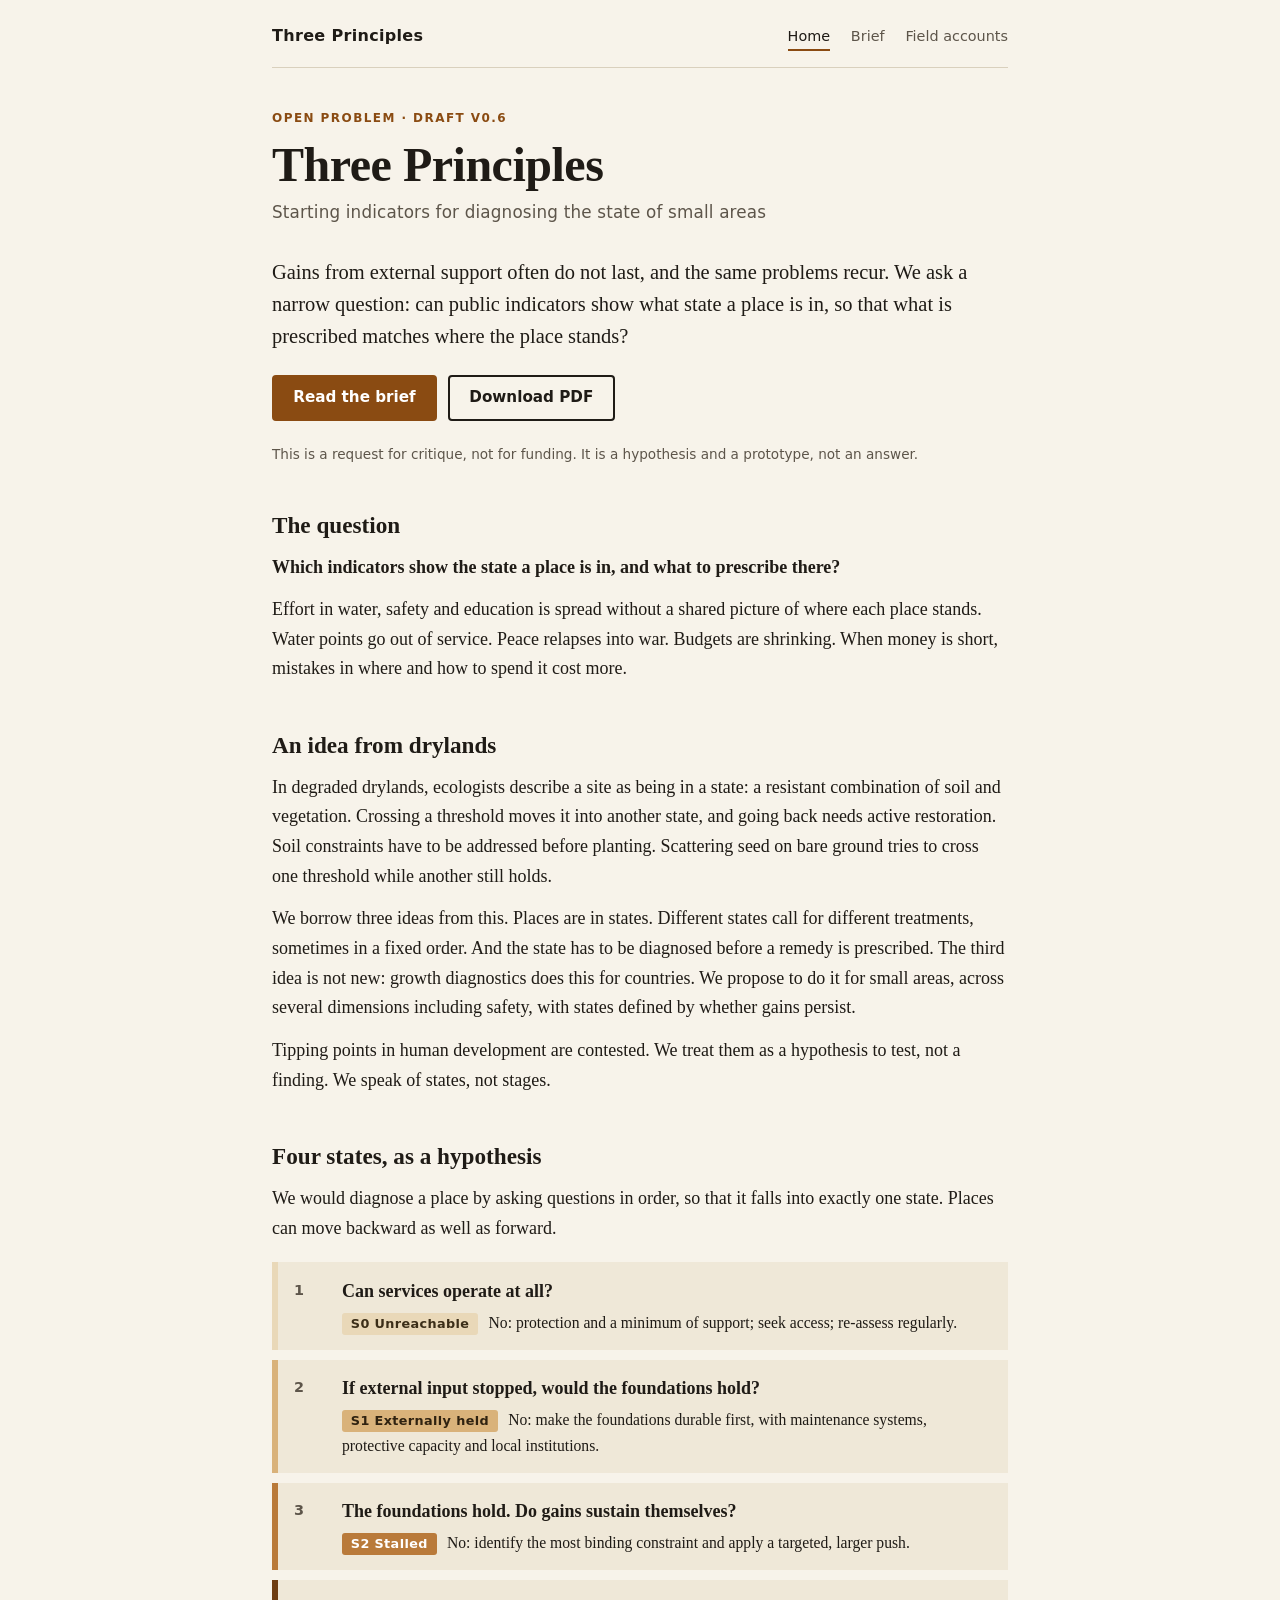
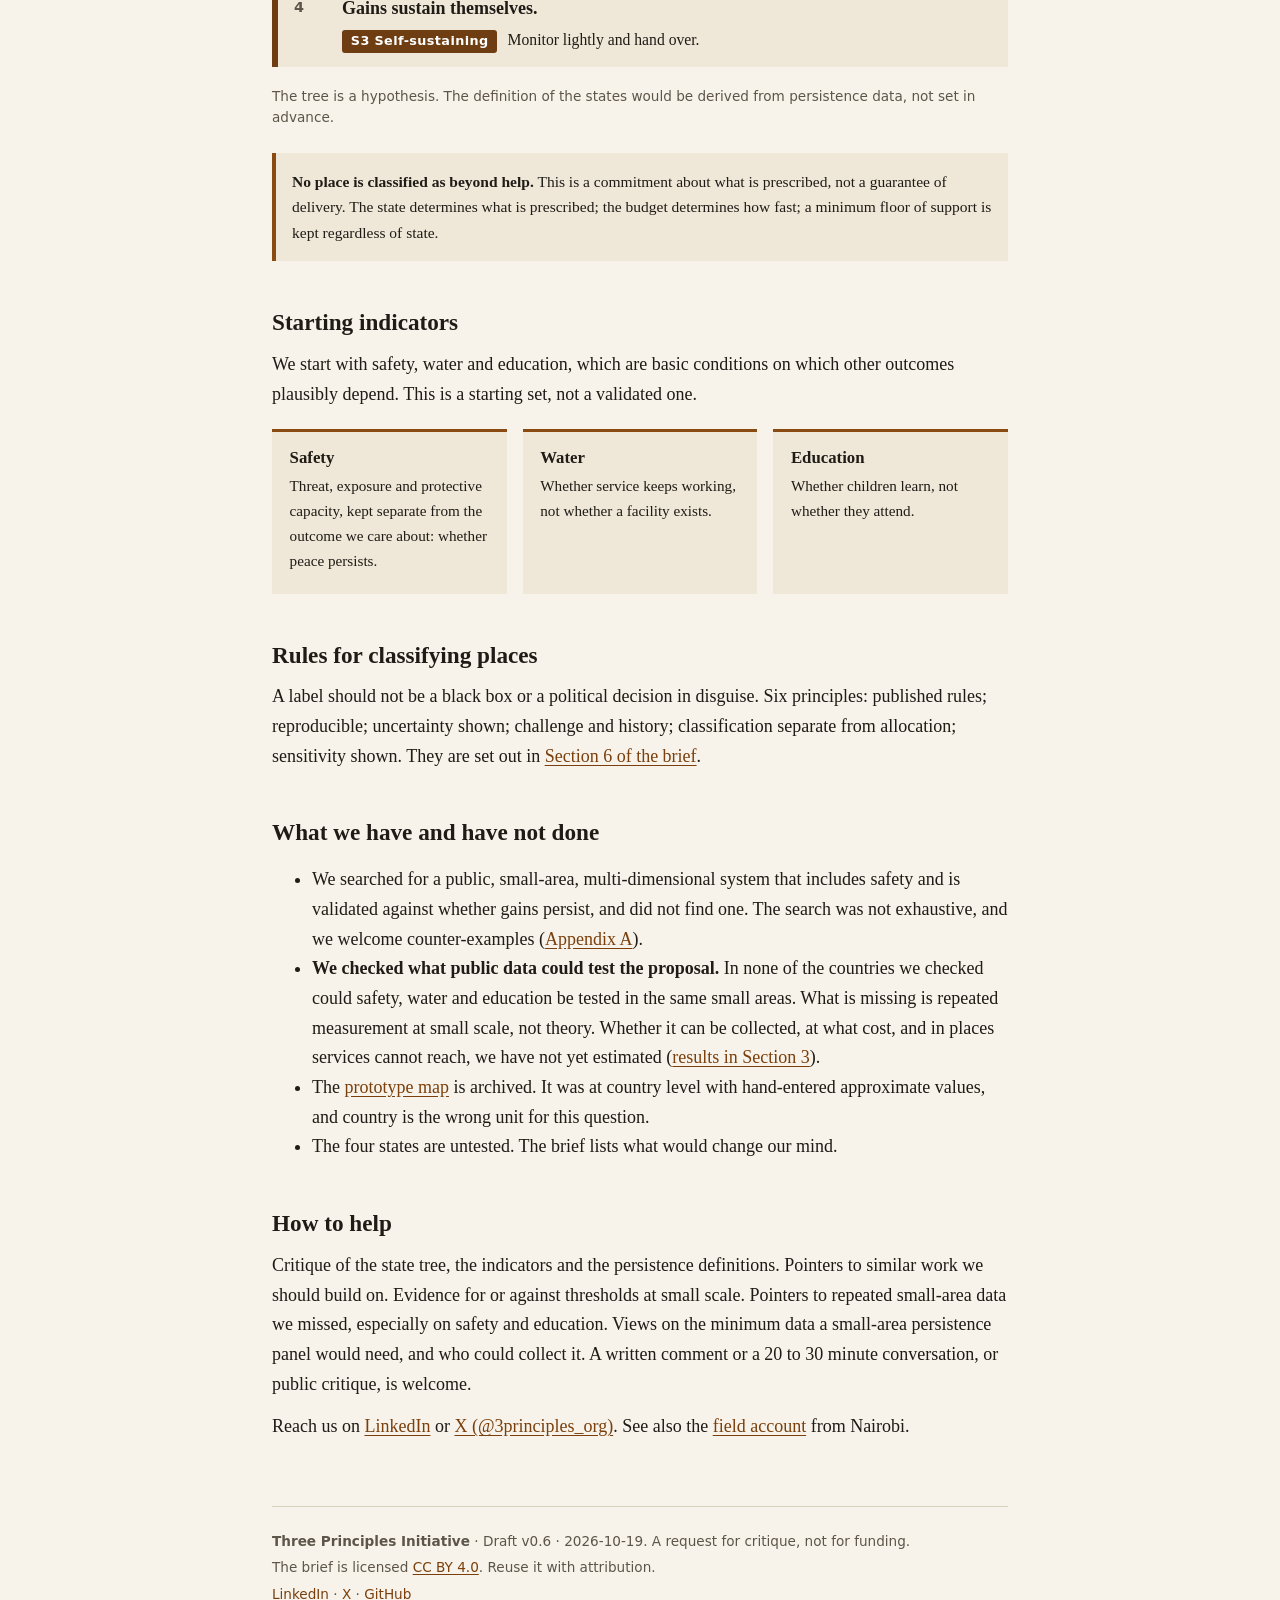
<file: index.html>
<!doctype html>
<html lang="en"><head><meta charset="utf-8"><meta name="viewport" content="width=device-width,initial-scale=1,viewport-fit=cover">
<title>Three Principles: starting indicators for small areas</title>
<meta name="description" content="Starting indicators for diagnosing the state of small areas, so prescriptions can match where a place stands. An open problem brief, requesting critique.">
<meta property="og:type" content="website"><meta property="og:site_name" content="Three Principles">
<meta property="og:title" content="Three Principles: starting indicators for small areas"><meta property="og:description" content="Starting indicators for diagnosing the state of small areas, so prescriptions can match where a place stands. An open problem brief, requesting critique.">
<meta property="og:url" content="https://three-principles.org/index.html"><meta property="og:image" content="https://three-principles.org/og-image.png">
<meta name="twitter:card" content="summary_large_image"><meta name="twitter:site" content="@3principles_org">
<meta name="twitter:title" content="Three Principles: starting indicators for small areas"><meta name="twitter:description" content="Starting indicators for diagnosing the state of small areas, so prescriptions can match where a place stands. An open problem brief, requesting critique."><meta name="twitter:image" content="https://three-principles.org/og-image.png">
<link rel="stylesheet" href="style.css"></head><body><div class="wrap "><header class="site"><a class="brand" href="index.html">Three Principles</a><nav aria-label="Main"><a href="index.html" aria-current="page">Home</a><a href="brief.html">Brief</a><a href="evidence.html">Field accounts</a></nav></header><p class="eyebrow" style="margin-top:2.6rem">Open problem · Draft v0.6</p>
<h1 style="margin-top:.6rem">Three Principles</h1>
<p class="sub">Starting indicators for diagnosing the state of small areas</p>
<p class="lede">Gains from external support often do not last, and the same problems recur. We ask a narrow question: can public indicators show what state a place is in, so that what is prescribed matches where the place stands?</p>
<div class="btns"><a class="btn" href="brief.html">Read the brief</a><a class="btn alt" href="brief.pdf">Download PDF</a></div>
<p class="meta">This is a request for critique, not for funding. It is a hypothesis and a prototype, not an answer.</p>

<h2>The question</h2>
<p><strong>Which indicators show the state a place is in, and what to prescribe there?</strong></p>
<p>Effort in water, safety and education is spread without a shared picture of where each place stands. Water points go out of service. Peace relapses into war. Budgets are shrinking. When money is short, mistakes in where and how to spend it cost more.</p>

<h2>An idea from drylands</h2>
<p>In degraded drylands, ecologists describe a site as being in a state: a resistant combination of soil and vegetation. Crossing a threshold moves it into another state, and going back needs active restoration. Soil constraints have to be addressed before planting. Scattering seed on bare ground tries to cross one threshold while another still holds.</p>
<p>We borrow three ideas from this. Places are in states. Different states call for different treatments, sometimes in a fixed order. And the state has to be diagnosed before a remedy is prescribed. The third idea is not new: growth diagnostics does this for countries. We propose to do it for small areas, across several dimensions including safety, with states defined by whether gains persist.</p>
<p>Tipping points in human development are contested. We treat them as a hypothesis to test, not a finding. We speak of states, not stages.</p>

<h2>Four states, as a hypothesis</h2>
<p>We would diagnose a place by asking questions in order, so that it falls into exactly one state. Places can move backward as well as forward.</p>
<ol class="tree">
<li class="t0"><div class="q">Can services operate at all?</div><p class="a"><span class="chip c0">S0 Unreachable</span> No: protection and a minimum of support; seek access; re-assess regularly.</p></li>
<li class="t1"><div class="q">If external input stopped, would the foundations hold?</div><p class="a"><span class="chip c1">S1 Externally held</span> No: make the foundations durable first, with maintenance systems, protective capacity and local institutions.</p></li>
<li class="t2"><div class="q">The foundations hold. Do gains sustain themselves?</div><p class="a"><span class="chip c2">S2 Stalled</span> No: identify the most binding constraint and apply a targeted, larger push.</p></li>
<li class="t3"><div class="q">Gains sustain themselves.</div><p class="a"><span class="chip c3">S3 Self-sustaining</span> Monitor lightly and hand over.</p></li>
</ol>
<p class="meta">The tree is a hypothesis. The definition of the states would be derived from persistence data, not set in advance.</p>
<div class="note"><p><strong>No place is classified as beyond help.</strong> This is a commitment about what is prescribed, not a guarantee of delivery. The state determines what is prescribed; the budget determines how fast; a minimum floor of support is kept regardless of state.</p></div>

<h2>Starting indicators</h2>
<p>We start with safety, water and education, which are basic conditions on which other outcomes plausibly depend. This is a starting set, not a validated one.</p>
<div class="cols">
<div><h3>Safety</h3><p>Threat, exposure and protective capacity, kept separate from the outcome we care about: whether peace persists.</p></div>
<div><h3>Water</h3><p>Whether service keeps working, not whether a facility exists.</p></div>
<div><h3>Education</h3><p>Whether children learn, not whether they attend.</p></div>
</div>

<h2>Rules for classifying places</h2>
<p>A label should not be a black box or a political decision in disguise. Six principles: published rules; reproducible; uncertainty shown; challenge and history; classification separate from allocation; sensitivity shown. They are set out in <a href="brief.html#6-principles-for-classifying-places">Section 6 of the brief</a>.</p>

<h2>What we have and have not done</h2>
<ul>
<li>We searched for a public, small-area, multi-dimensional system that includes safety and is validated against whether gains persist, and did not find one. The search was not exhaustive, and we welcome counter-examples (<a href="brief.html#appendix-a-what-we-checked">Appendix A</a>).</li>
<li><strong>We checked what public data could test the proposal.</strong> In none of the countries we checked could safety, water and education be tested in the same small areas. What is missing is repeated measurement at small scale, not theory. Whether it can be collected, at what cost, and in places services cannot reach, we have not yet estimated (<a href="brief.html#what-we-found-when-we-checked-added-in-v">results in Section 3</a>).</li>
<li>The <a href="prototype.html">prototype map</a> is archived. It was at country level with hand-entered approximate values, and country is the wrong unit for this question.</li>
<li>The four states are untested. The brief lists what would change our mind.</li>
</ul>

<h2>How to help</h2>
<p>Critique of the state tree, the indicators and the persistence definitions. Pointers to similar work we should build on. Evidence for or against thresholds at small scale. Pointers to repeated small-area data we missed, especially on safety and education. Views on the minimum data a small-area persistence panel would need, and who could collect it. A written comment or a 20 to 30 minute conversation, or public critique, is welcome.</p>
<p>Reach us on <a href="https://www.linkedin.com/company/109664349/" rel="noopener">LinkedIn</a> or <a href="https://x.com/3principles_org" rel="noopener">X (@3principles_org)</a>. See also the <a href="evidence.html">field account</a> from Nairobi.</p><footer class="site"><p><strong>Three Principles Initiative</strong> · Draft v0.6 · 2026-10-19. A request for critique, not for funding.</p>
<p>The brief is licensed <a href="https://creativecommons.org/licenses/by/4.0/" rel="noopener">CC BY 4.0</a>. Reuse it with attribution.</p>
<p><a href="https://www.linkedin.com/company/109664349/" rel="noopener">LinkedIn</a> · <a href="https://x.com/3principles_org" rel="noopener">X</a> · <a href="https://github.com/mitshub/three-principles" rel="noopener">GitHub</a></p></footer></div></body></html>
</file>
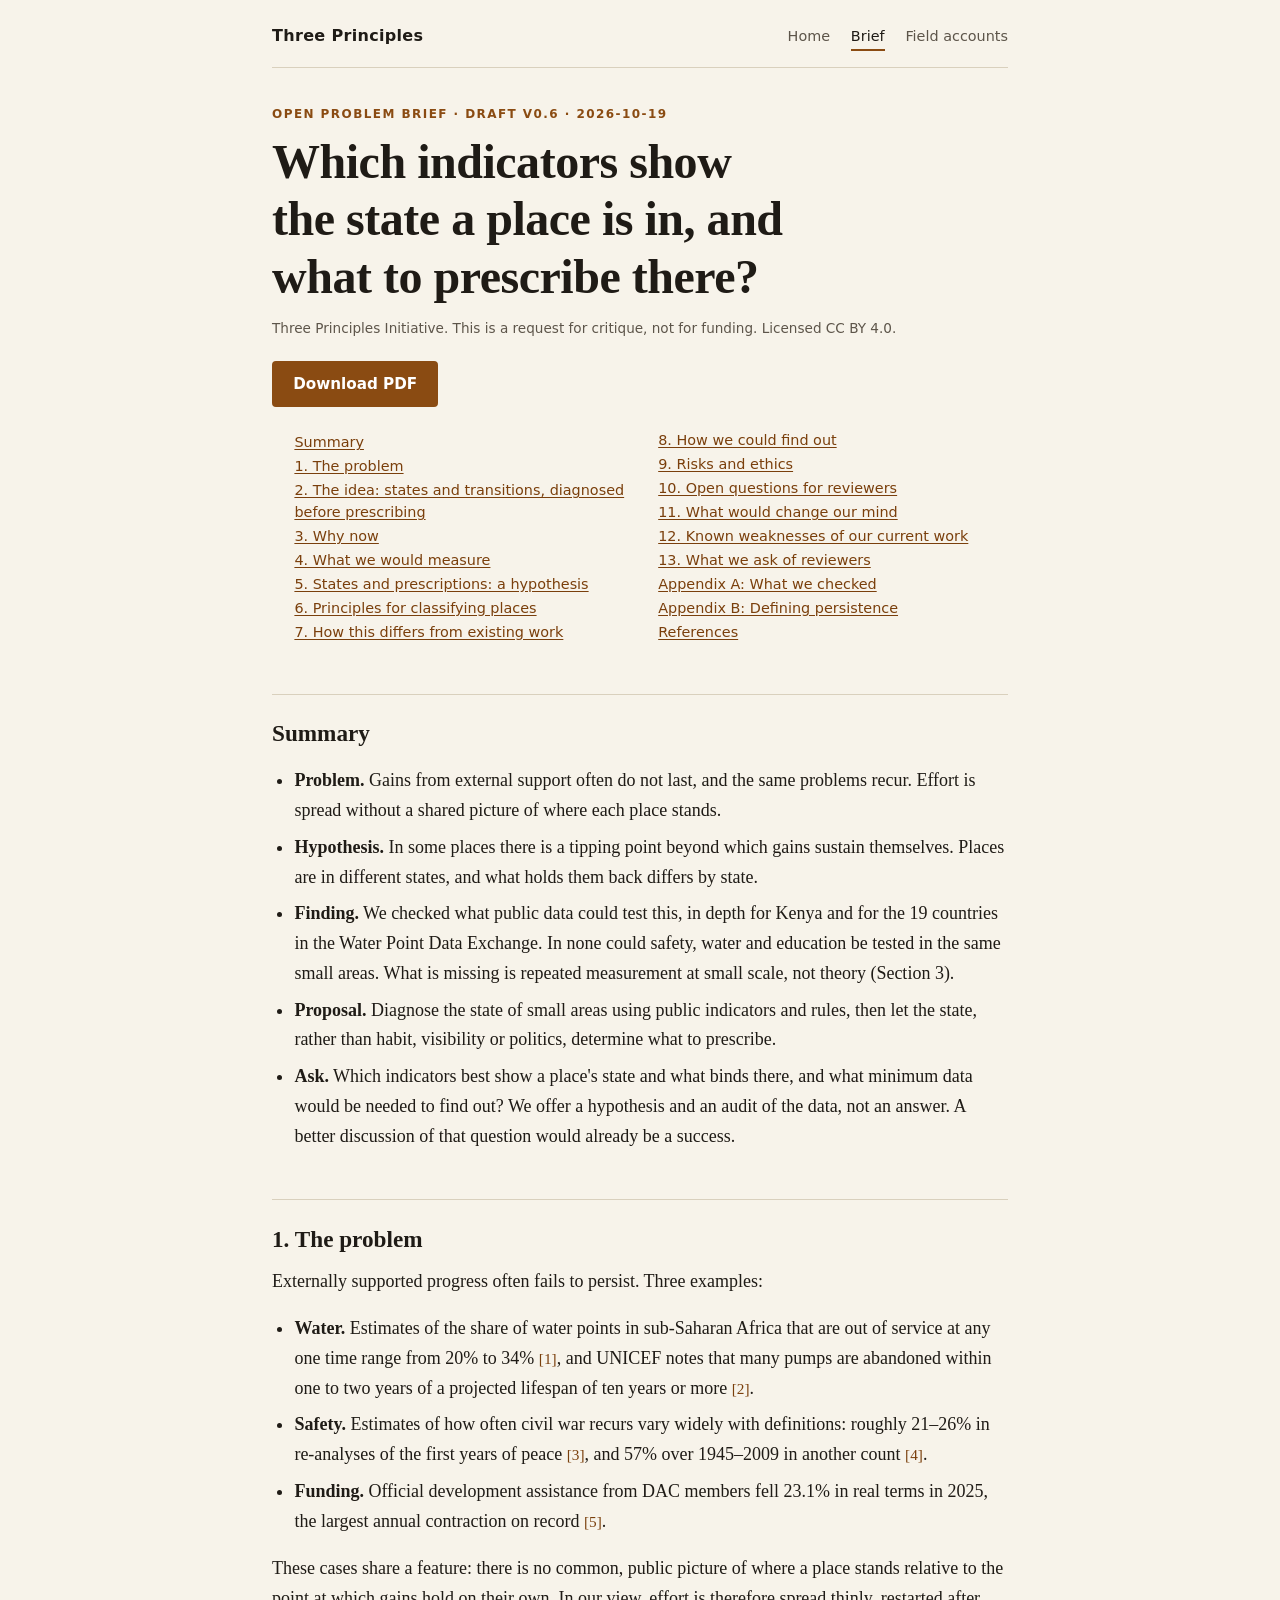
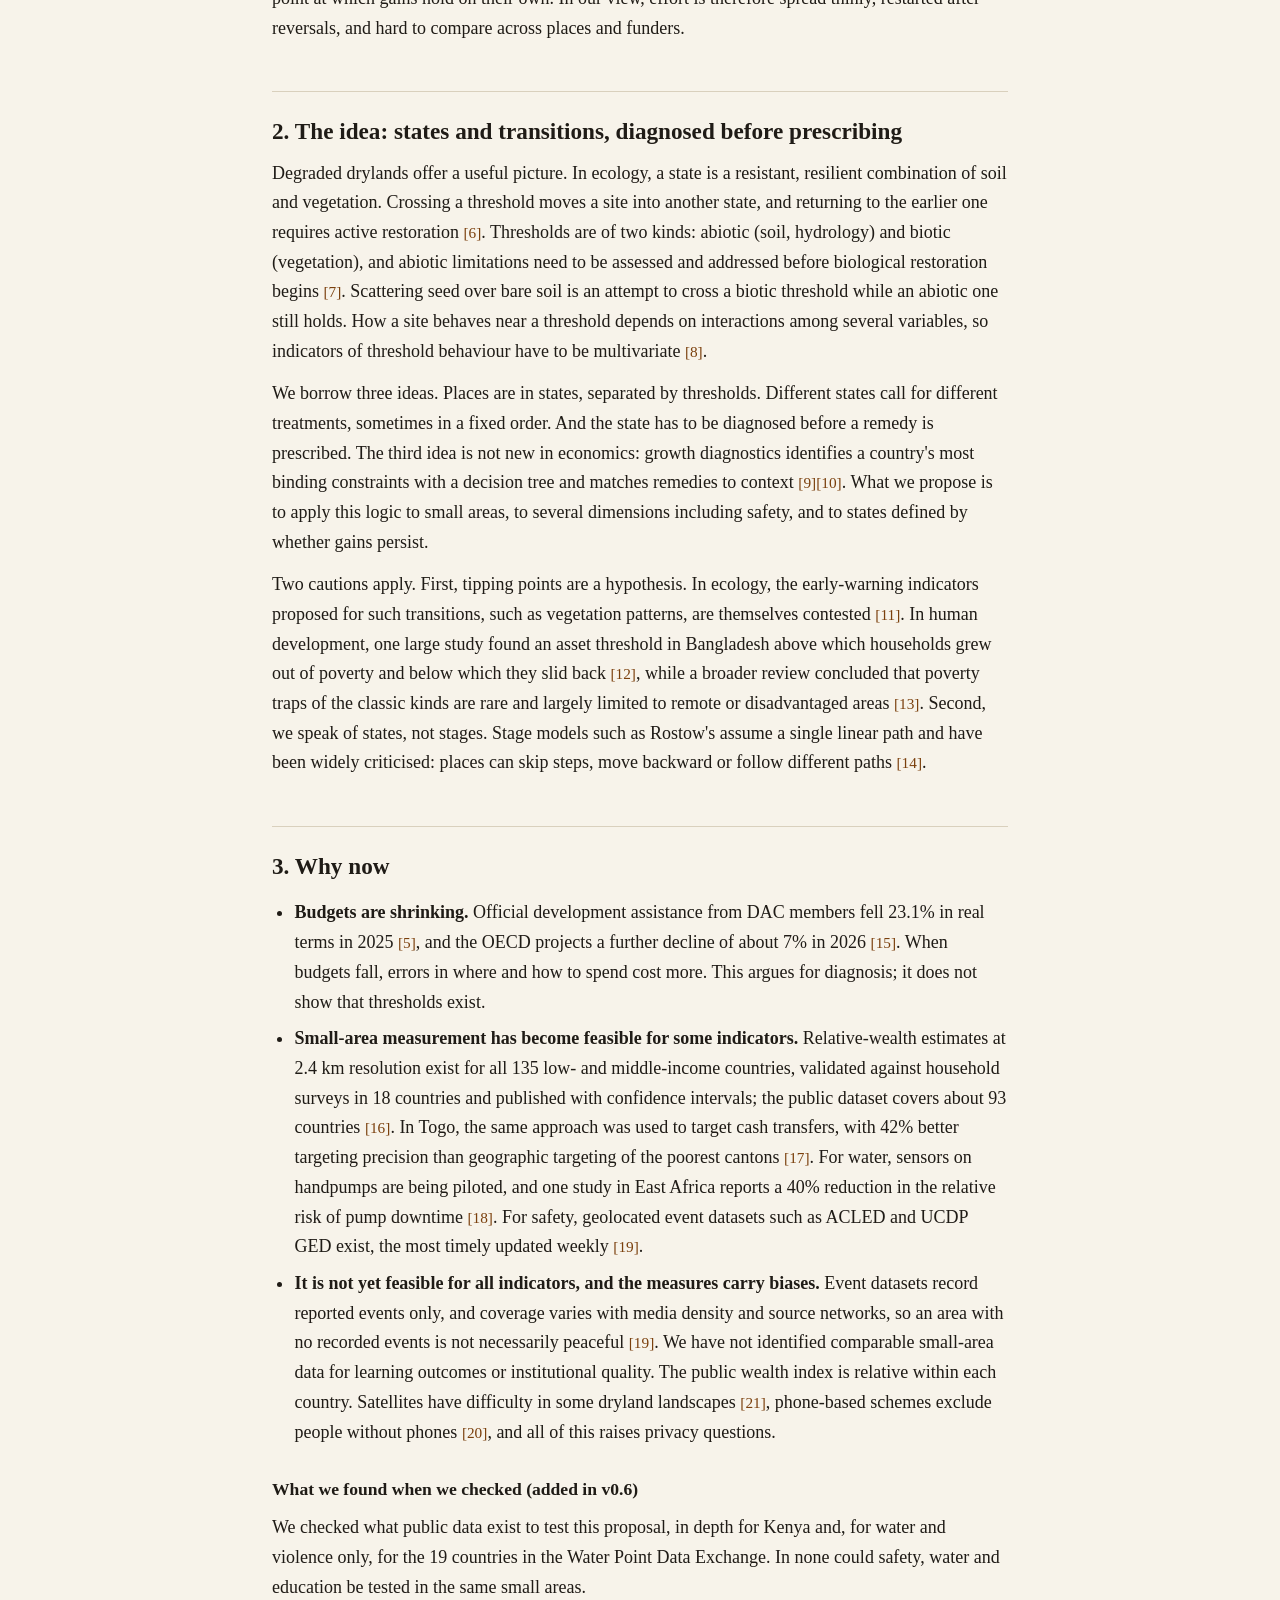
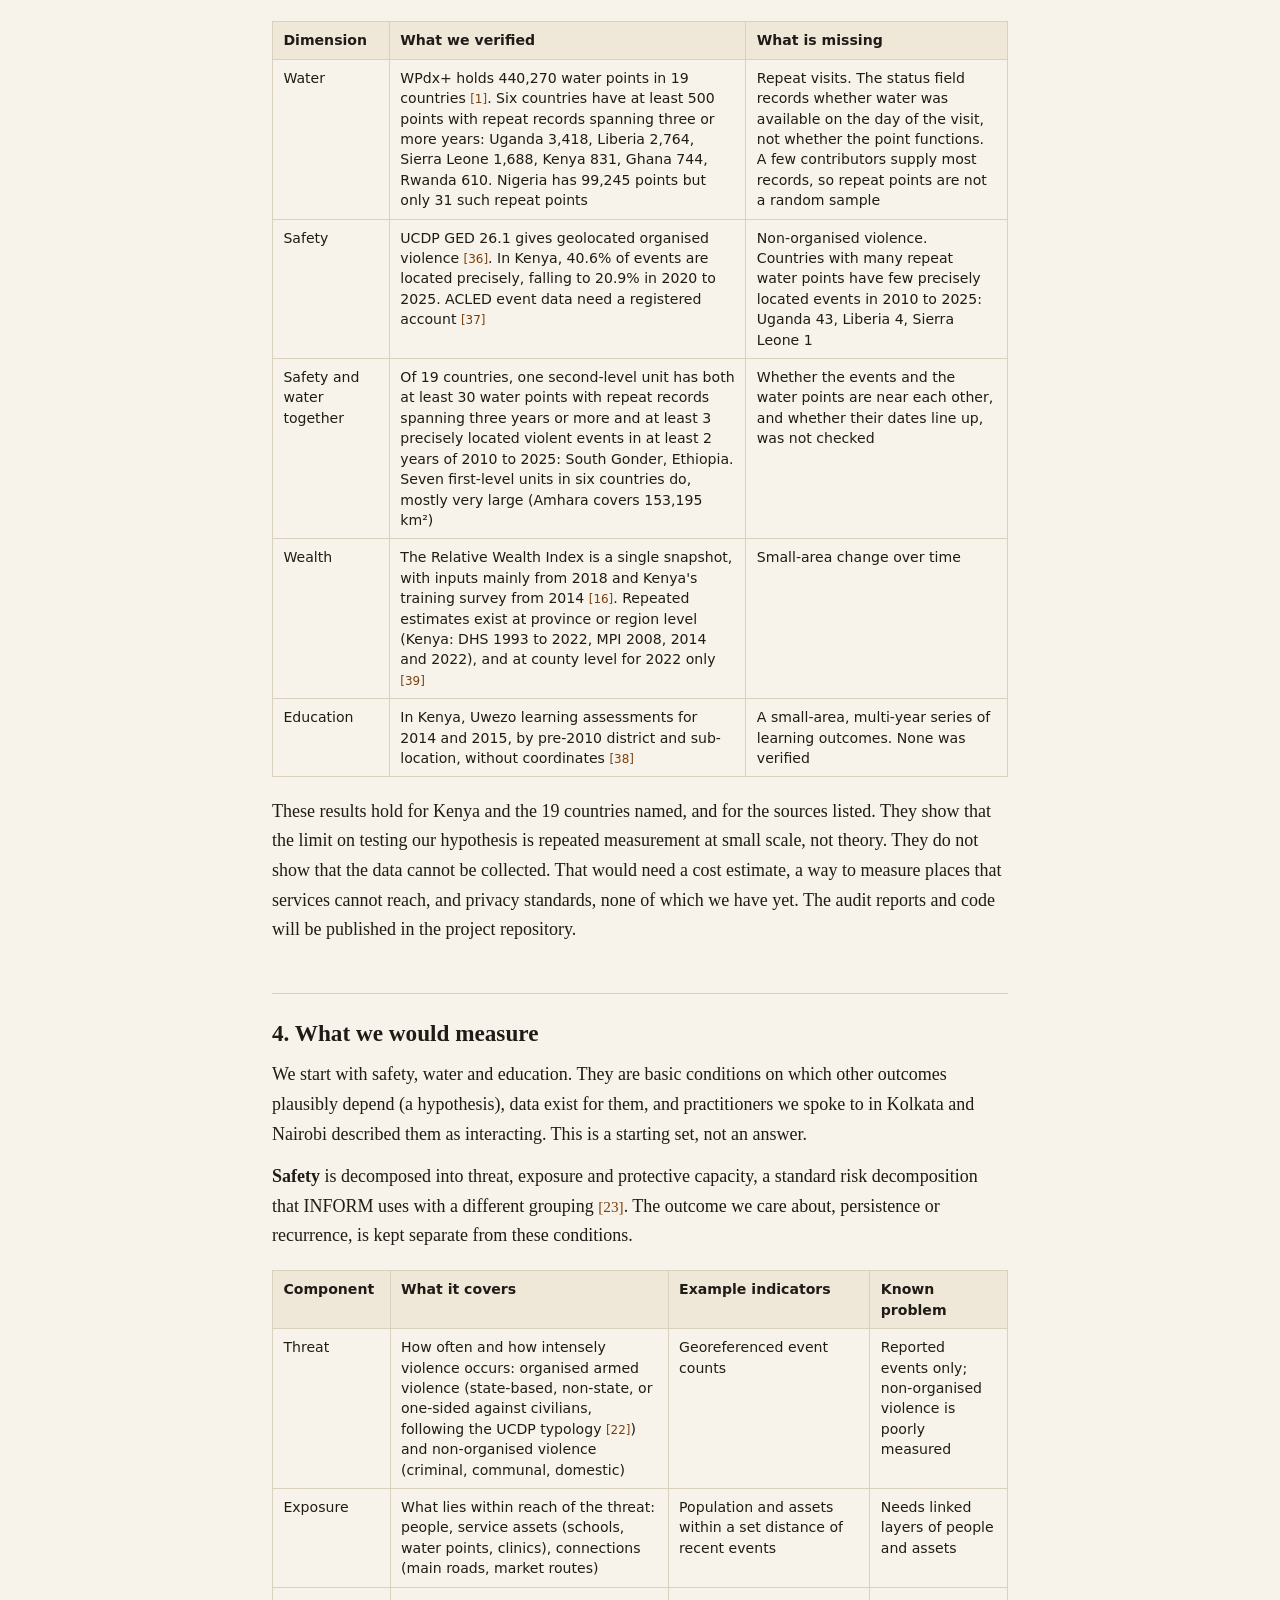
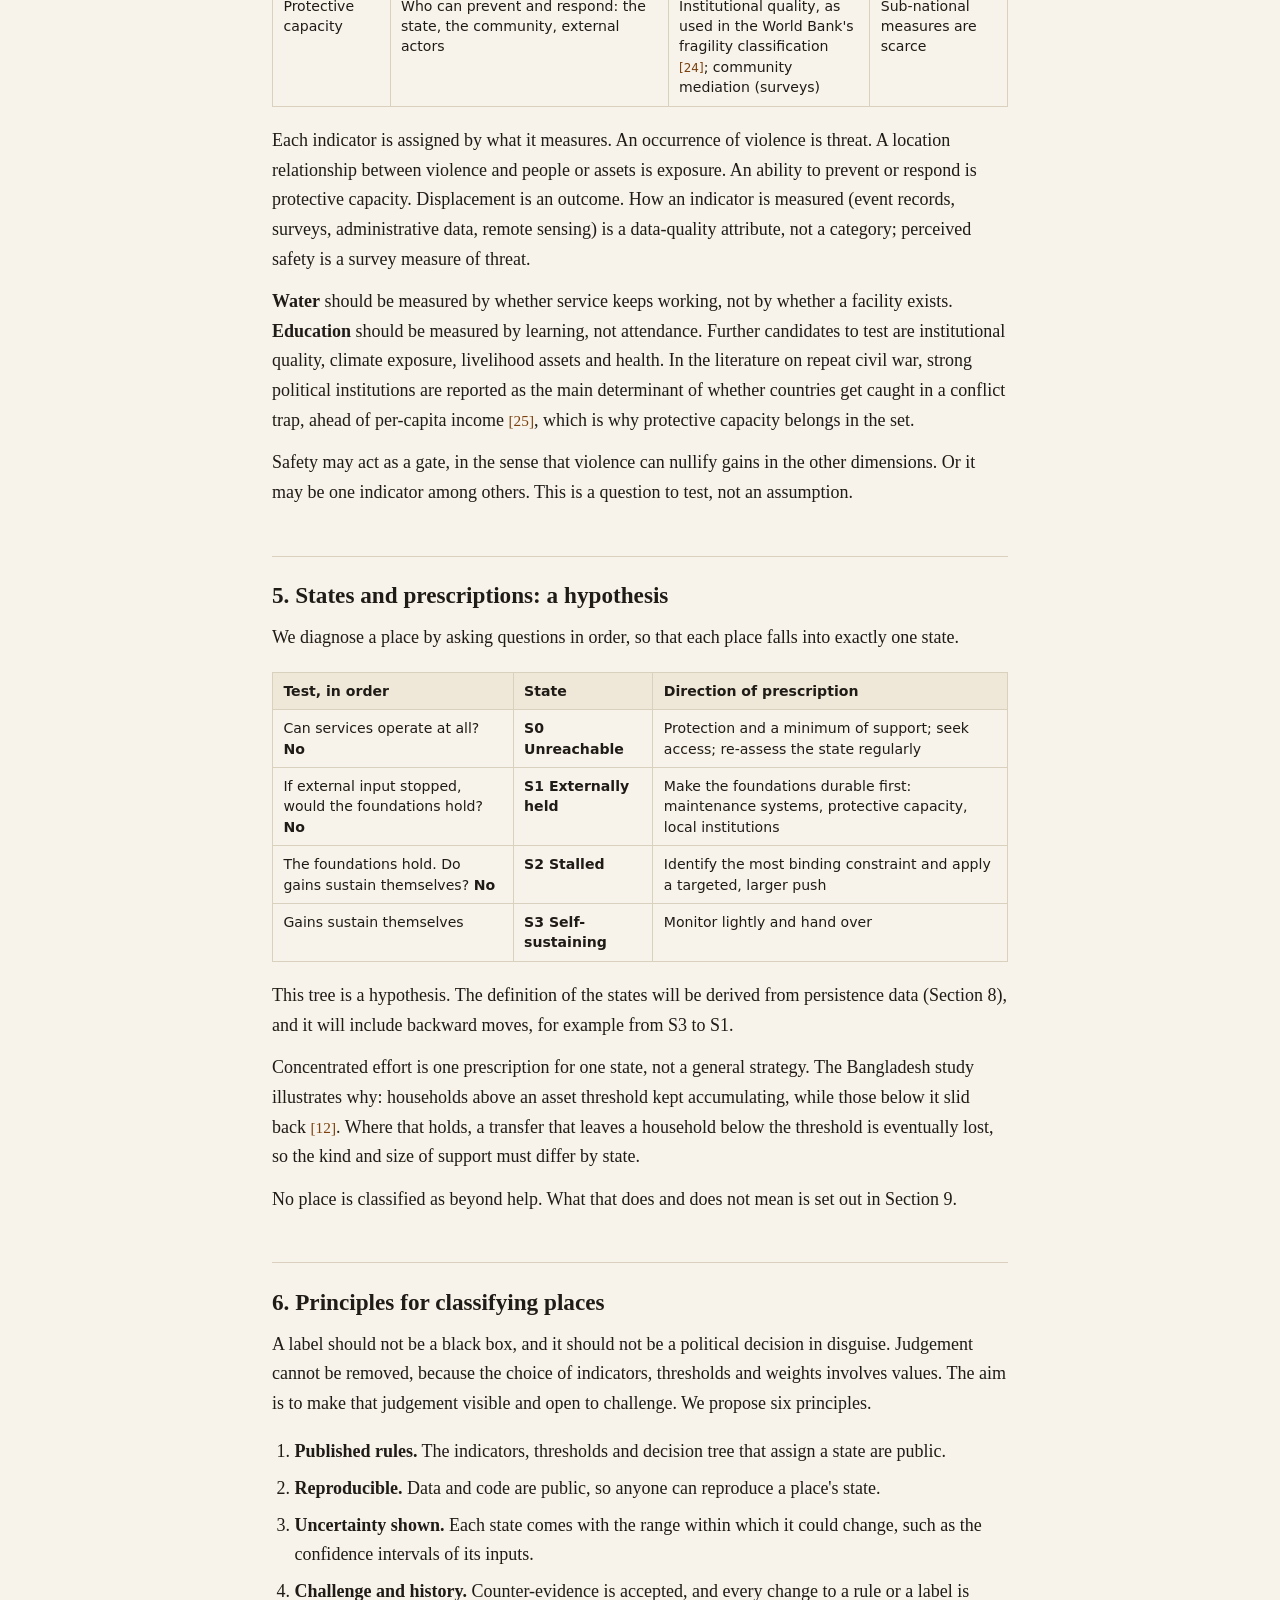
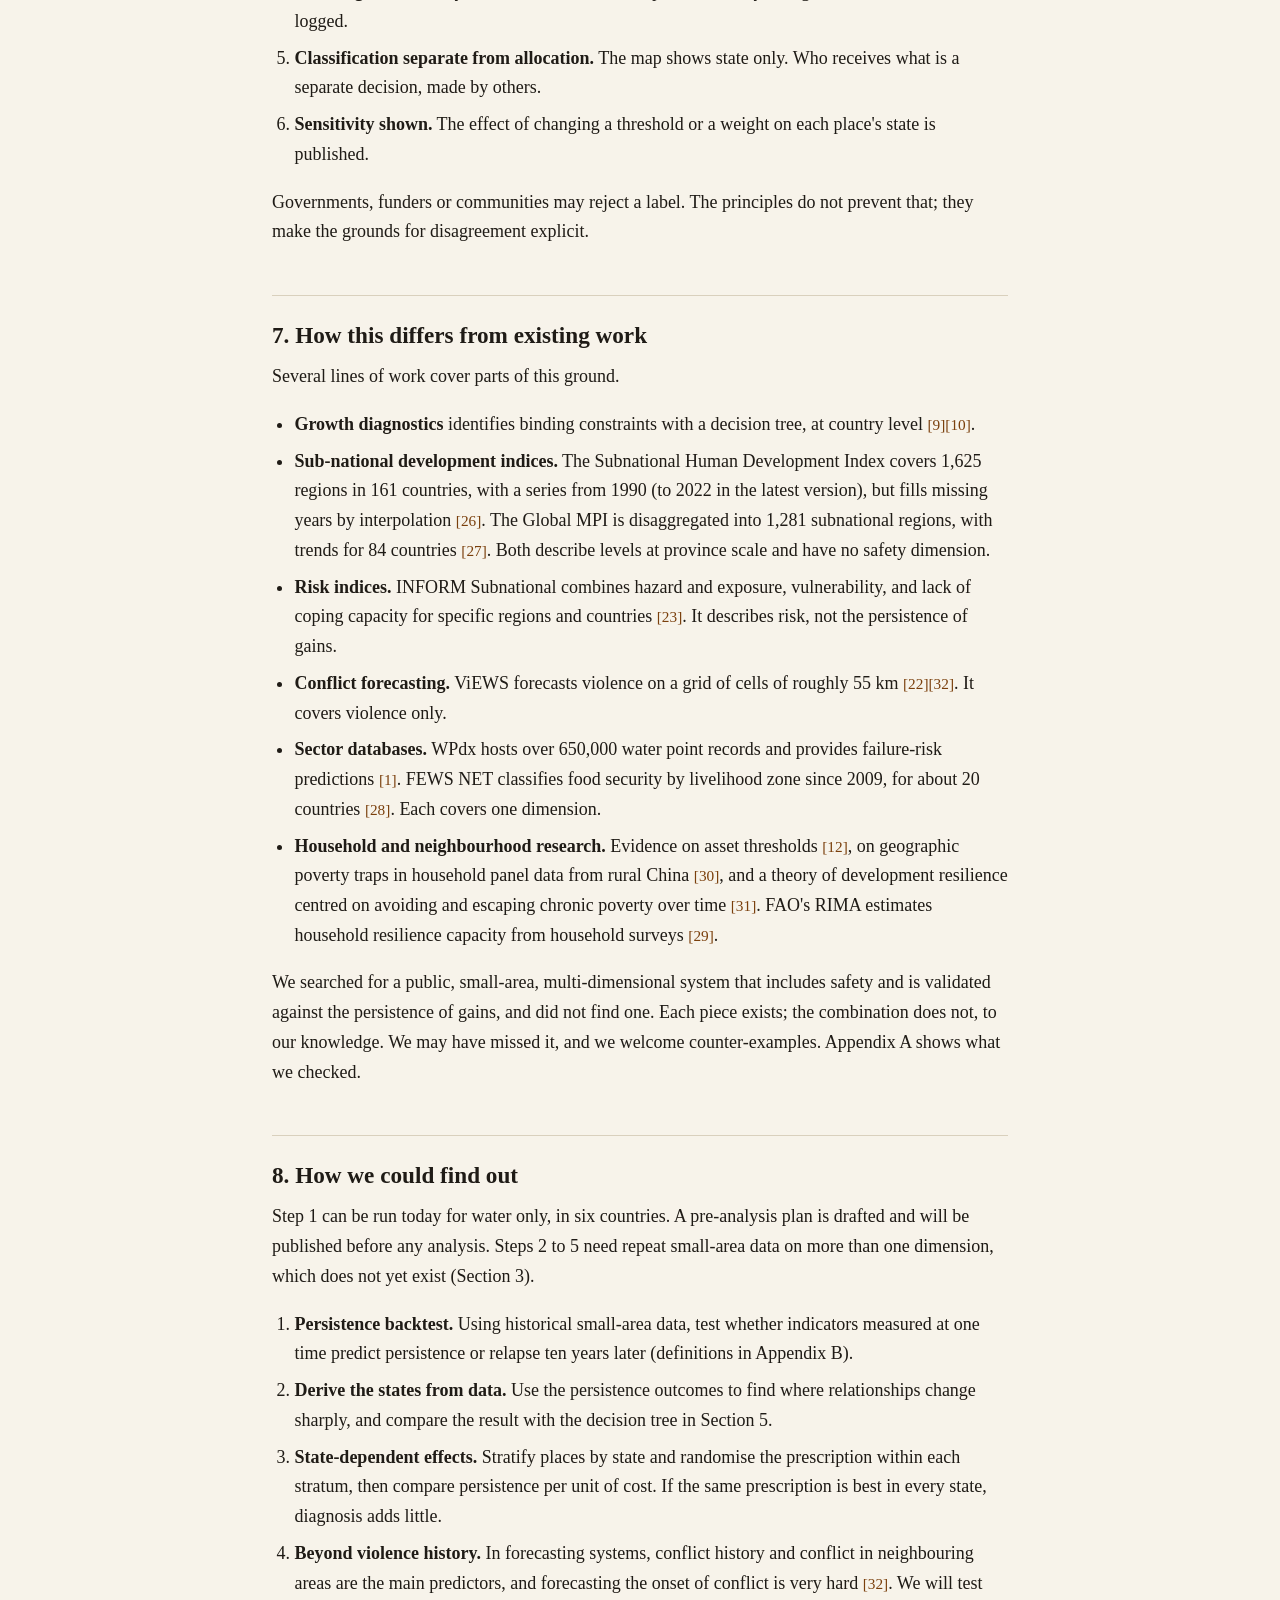
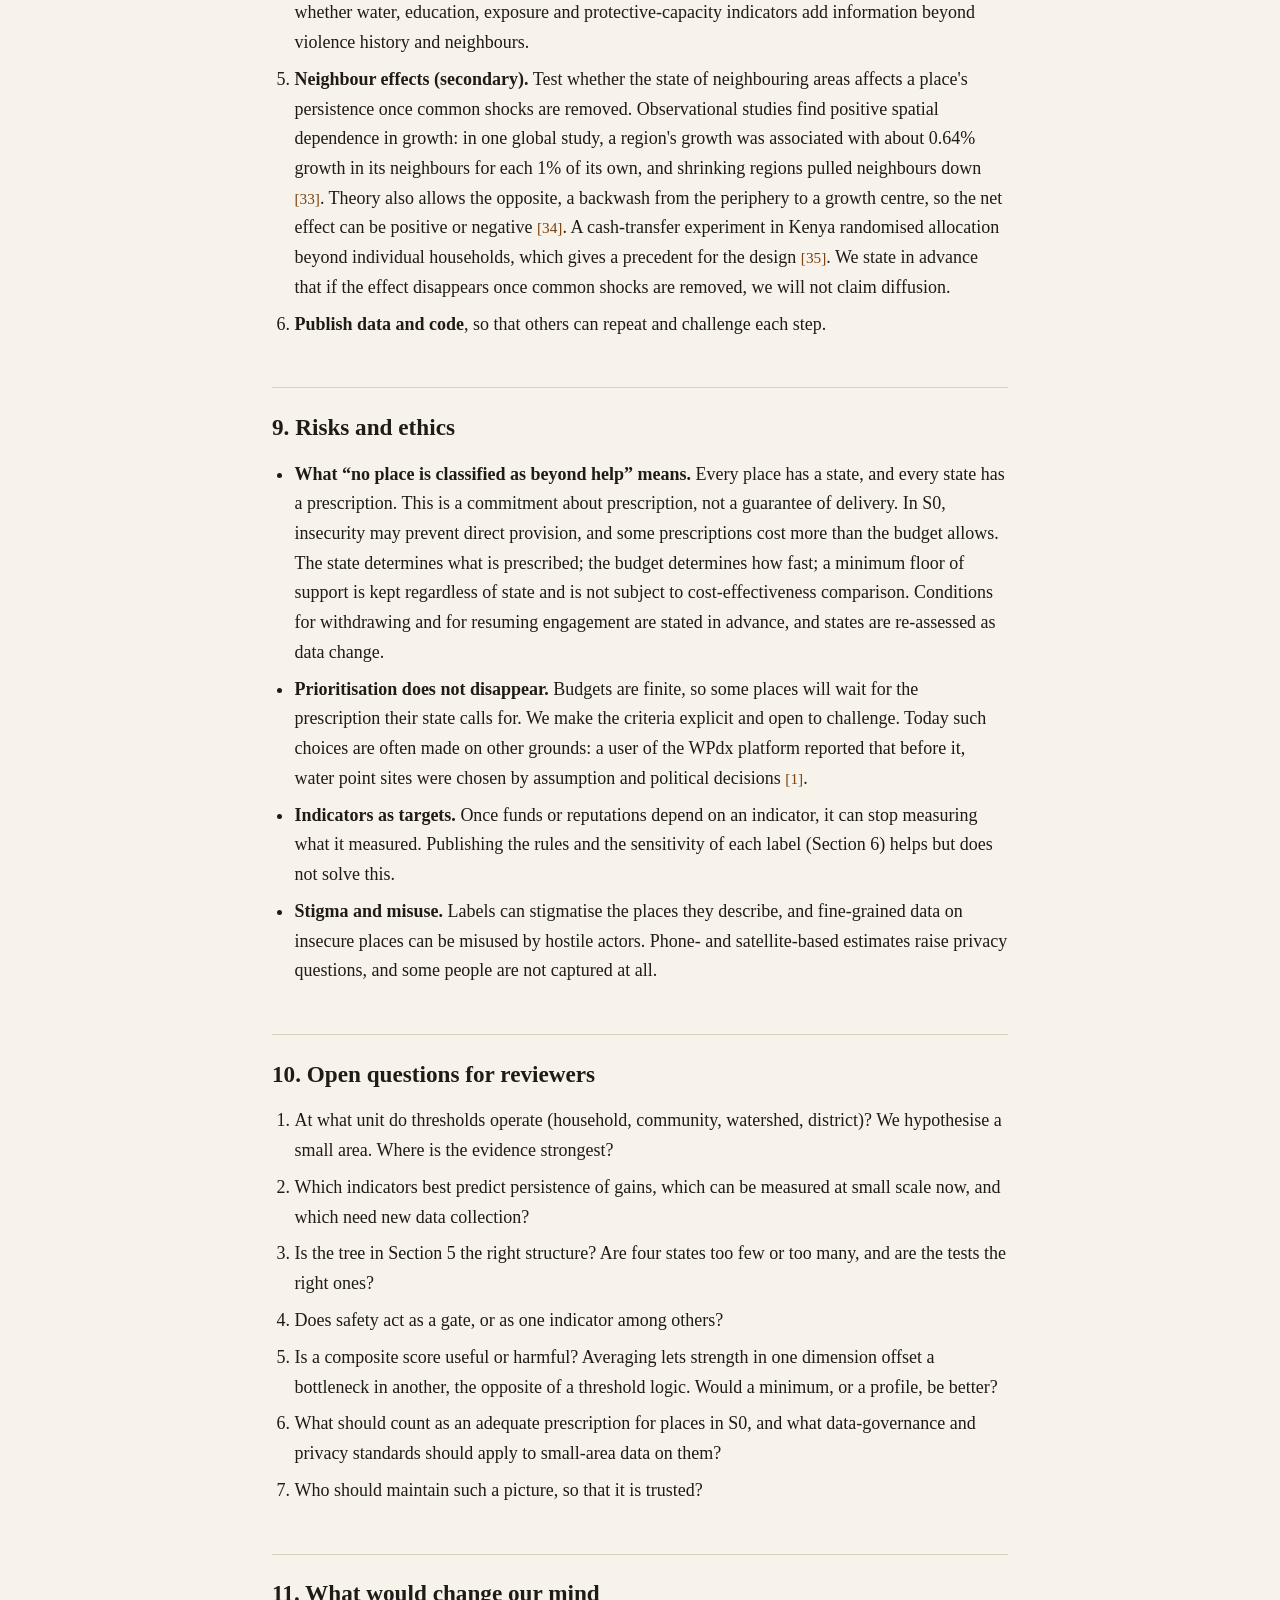
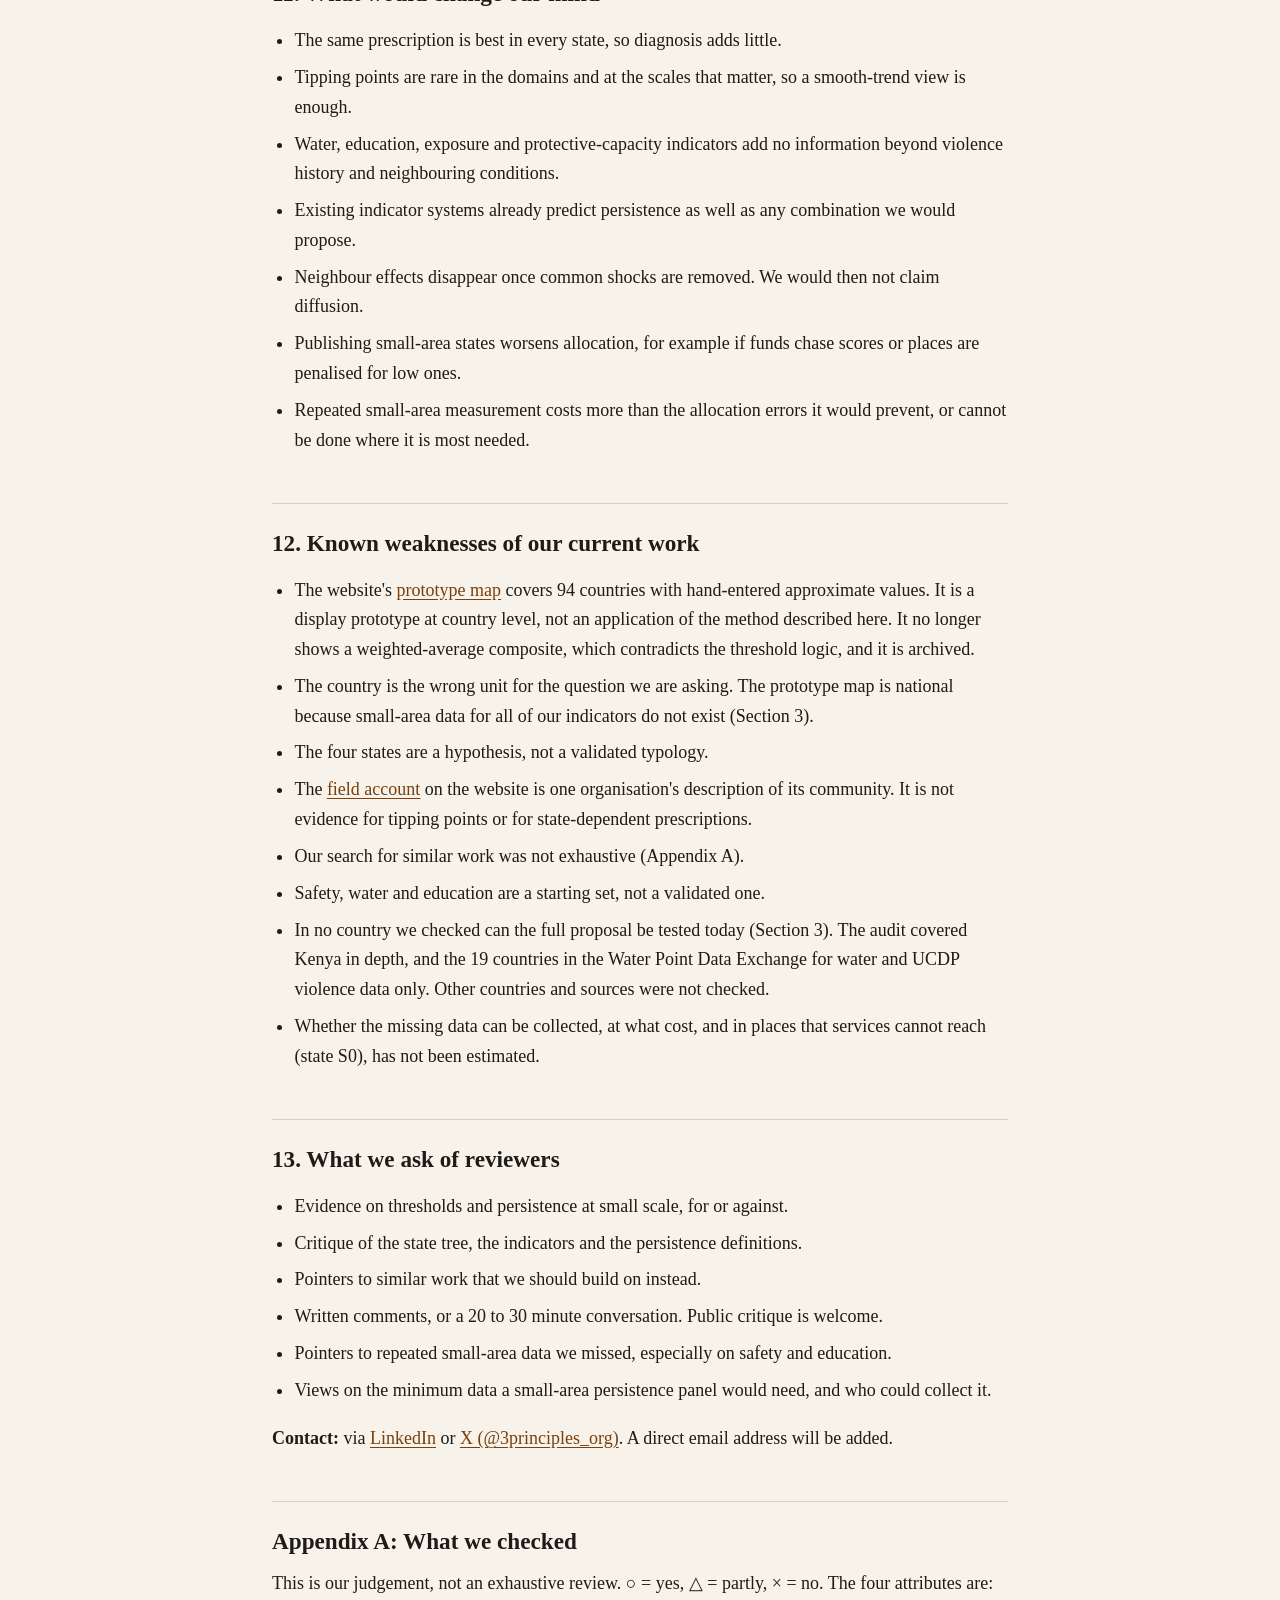
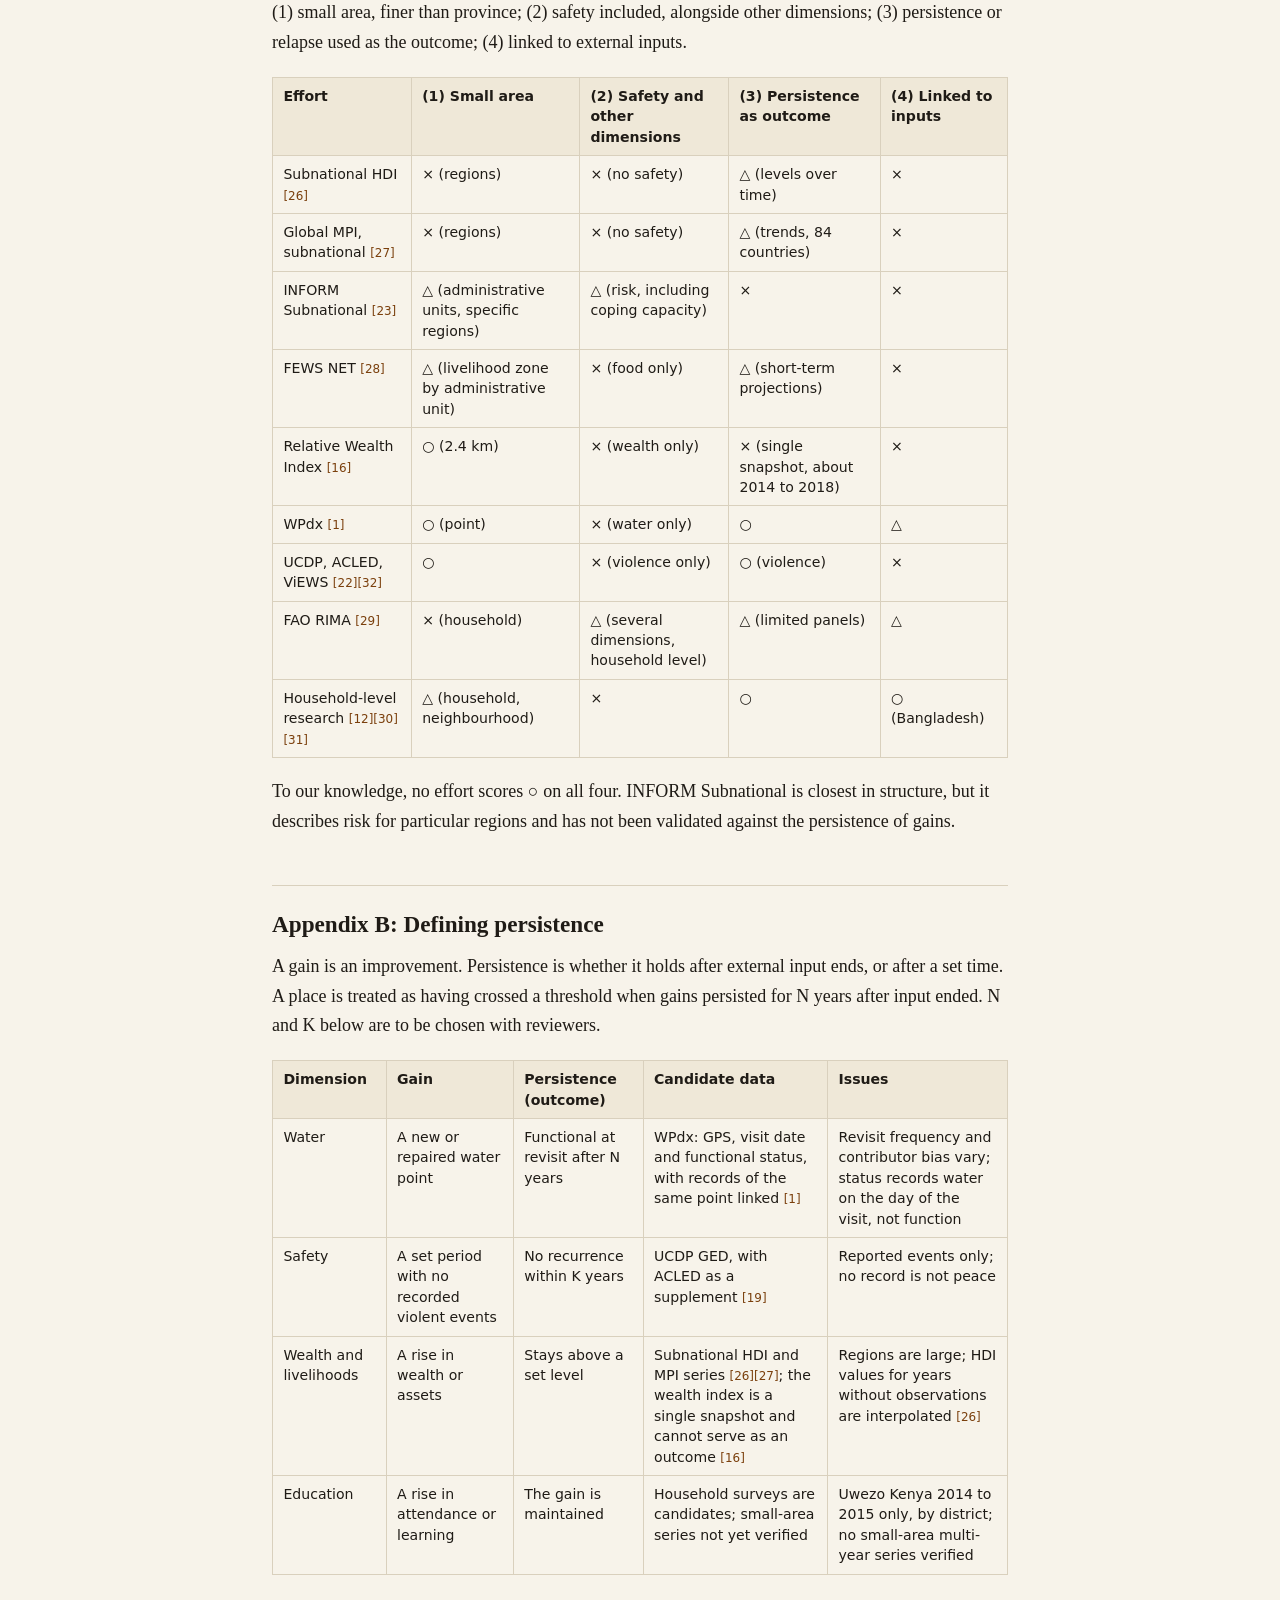
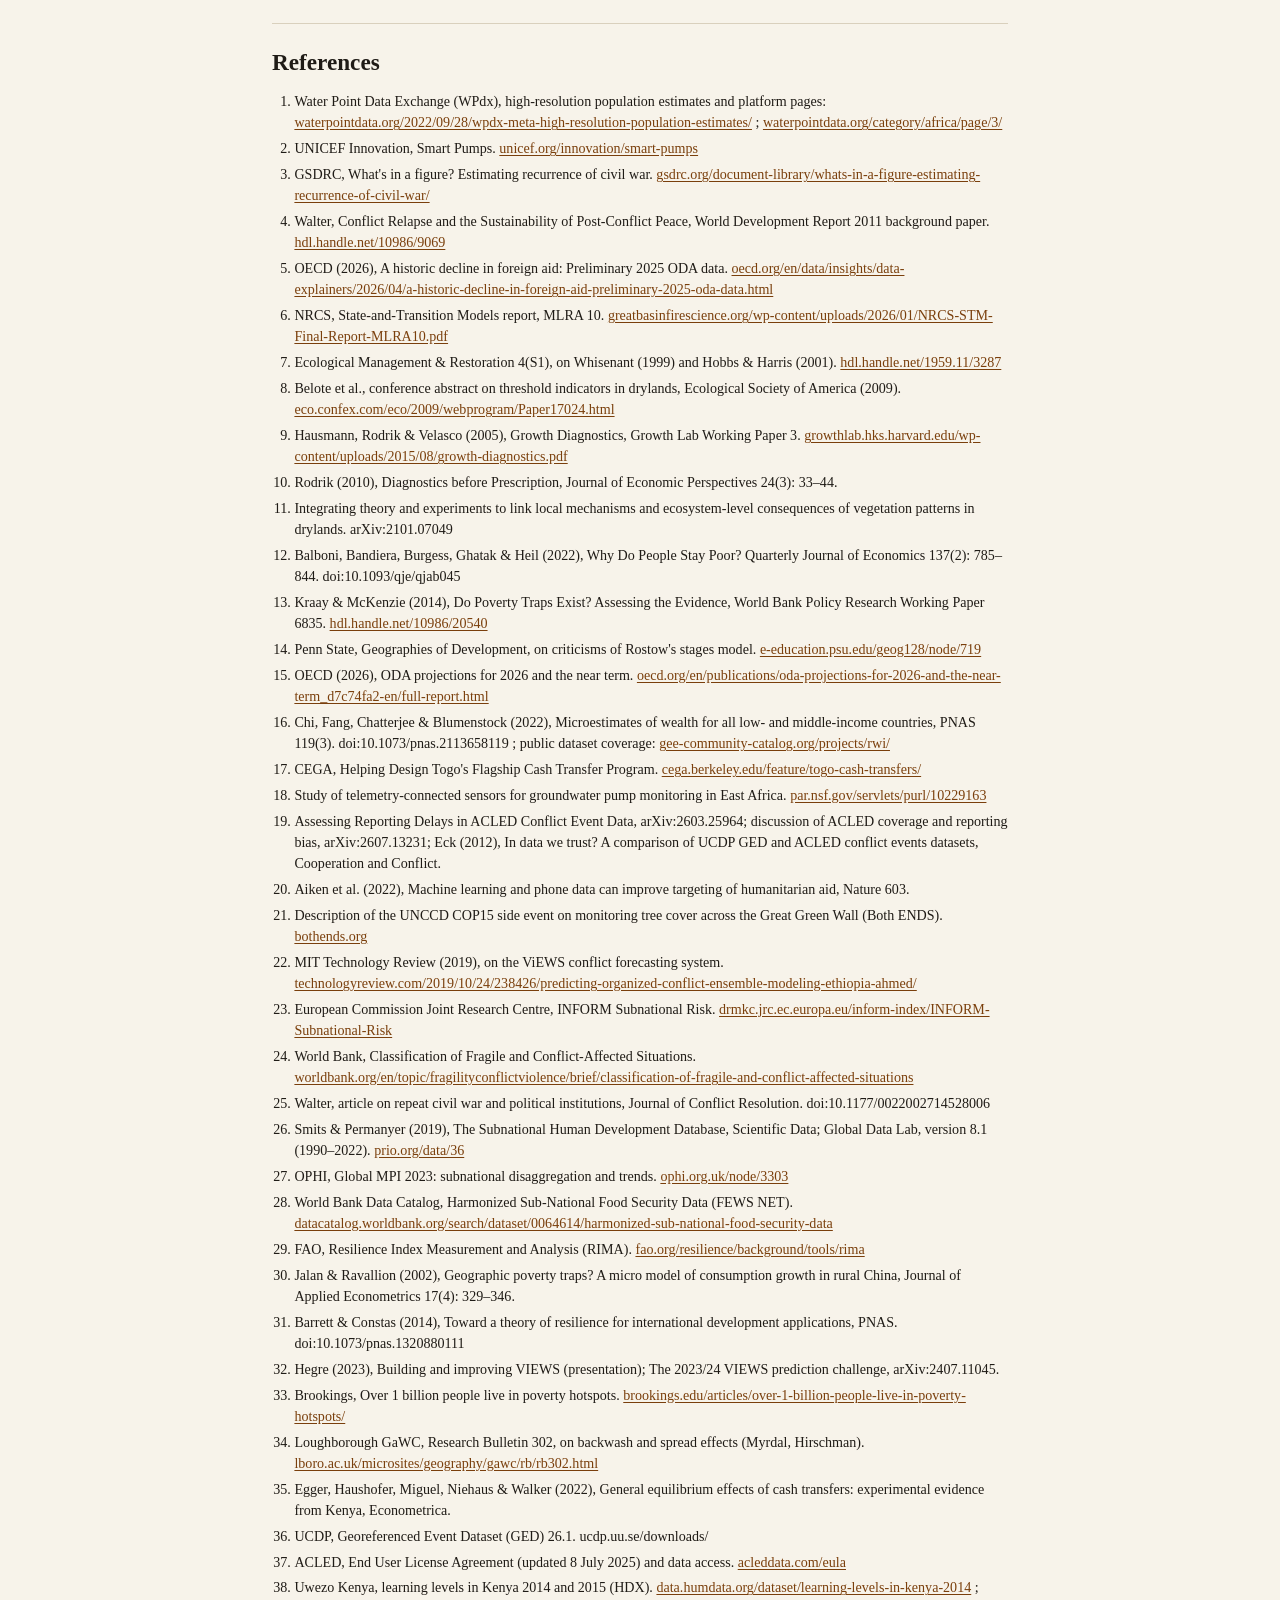
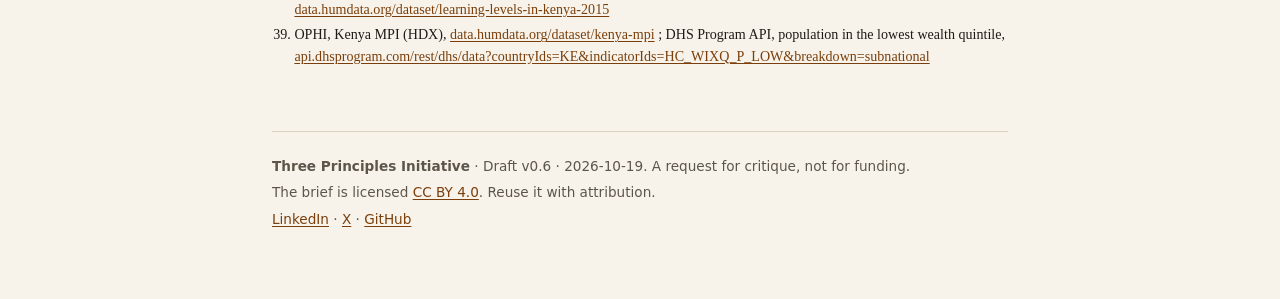
<file: brief.html>
<!doctype html>
<html lang="en"><head><meta charset="utf-8"><meta name="viewport" content="width=device-width,initial-scale=1,viewport-fit=cover">
<title>Open Problem Brief: states of small areas</title>
<meta name="description" content="Which indicators show the state a place is in, and what to prescribe there? Full text of the Three Principles open problem brief, draft v0.6, with references.">
<meta property="og:type" content="website"><meta property="og:site_name" content="Three Principles">
<meta property="og:title" content="Open Problem Brief: states of small areas"><meta property="og:description" content="Which indicators show the state a place is in, and what to prescribe there? Full text of the Three Principles open problem brief, draft v0.6, with references.">
<meta property="og:url" content="https://three-principles.org/brief.html"><meta property="og:image" content="https://three-principles.org/og-image.png">
<meta name="twitter:card" content="summary_large_image"><meta name="twitter:site" content="@3principles_org">
<meta name="twitter:title" content="Open Problem Brief: states of small areas"><meta name="twitter:description" content="Which indicators show the state a place is in, and what to prescribe there? Full text of the Three Principles open problem brief, draft v0.6, with references."><meta name="twitter:image" content="https://three-principles.org/og-image.png">
<link rel="stylesheet" href="style.css"></head><body><div class="wrap brief"><header class="site"><a class="brand" href="index.html">Three Principles</a><nav aria-label="Main"><a href="index.html">Home</a><a href="brief.html" aria-current="page">Brief</a><a href="evidence.html">Field accounts</a></nav></header><p class="eyebrow" style="margin-top:2.4rem">Open Problem Brief · Draft v0.6 · 2026-10-19</p>
<h1 style="margin-top:.6rem">Which indicators show the state a place is in, and what to prescribe there?</h1>
<p class="meta">Three Principles Initiative. This is a request for critique, not for funding. Licensed CC BY 4.0.</p>
<div class="btns noprint"><a class="btn" href="brief.pdf">Download PDF</a></div>
<ul class="toc noprint"><li><a href="#summary">Summary</a></li><li><a href="#1-the-problem">1. The problem</a></li><li><a href="#2-the-idea-states-and-transitions-diagno">2. The idea: states and transitions, diagnosed before prescribing</a></li><li><a href="#3-why-now">3. Why now</a></li><li><a href="#4-what-we-would-measure">4. What we would measure</a></li><li><a href="#5-states-and-prescriptions-a-hypothesis">5. States and prescriptions: a hypothesis</a></li><li><a href="#6-principles-for-classifying-places">6. Principles for classifying places</a></li><li><a href="#7-how-this-differs-from-existing-work">7. How this differs from existing work</a></li><li><a href="#8-how-we-could-find-out">8. How we could find out</a></li><li><a href="#9-risks-and-ethics">9. Risks and ethics</a></li><li><a href="#10-open-questions-for-reviewers">10. Open questions for reviewers</a></li><li><a href="#11-what-would-change-our-mind">11. What would change our mind</a></li><li><a href="#12-known-weaknesses-of-our-current-work">12. Known weaknesses of our current work</a></li><li><a href="#13-what-we-ask-of-reviewers">13. What we ask of reviewers</a></li><li><a href="#appendix-a-what-we-checked">Appendix A: What we checked</a></li><li><a href="#appendix-b-defining-persistence">Appendix B: Defining persistence</a></li><li><a href="#references">References</a></li></ul>
<h2 id="summary">Summary</h2>
<ul><li><strong>Problem.</strong> Gains from external support often do not last, and the same problems recur. Effort is spread without a shared picture of where each place stands.</li><li><strong>Hypothesis.</strong> In some places there is a tipping point beyond which gains sustain themselves. Places are in different states, and what holds them back differs by state.</li><li><strong>Finding.</strong> We checked what public data could test this, in depth for Kenya and for the 19 countries in the Water Point Data Exchange. In none could safety, water and education be tested in the same small areas. What is missing is repeated measurement at small scale, not theory (Section 3).</li><li><strong>Proposal.</strong> Diagnose the state of small areas using public indicators and rules, then let the state, rather than habit, visibility or politics, determine what to prescribe.</li><li><strong>Ask.</strong> Which indicators best show a place&#x27;s state and what binds there, and what minimum data would be needed to find out? We offer a hypothesis and an audit of the data, not an answer. A better discussion of that question would already be a success.</li></ul>
<h2 id="1-the-problem">1. The problem</h2>
<p>Externally supported progress often fails to persist. Three examples:</p>
<ul><li><strong>Water.</strong> Estimates of the share of water points in sub-Saharan Africa that are out of service at any one time range from 20% to 34% <a class="ref" href="#r1">[1]</a>, and UNICEF notes that many pumps are abandoned within one to two years of a projected lifespan of ten years or more <a class="ref" href="#r2">[2]</a>.</li><li><strong>Safety.</strong> Estimates of how often civil war recurs vary widely with definitions: roughly 21–26% in re-analyses of the first years of peace <a class="ref" href="#r3">[3]</a>, and 57% over 1945–2009 in another count <a class="ref" href="#r4">[4]</a>.</li><li><strong>Funding.</strong> Official development assistance from DAC members fell 23.1% in real terms in 2025, the largest annual contraction on record <a class="ref" href="#r5">[5]</a>.</li></ul>
<p>These cases share a feature: there is no common, public picture of where a place stands relative to the point at which gains hold on their own. In our view, effort is therefore spread thinly, restarted after reversals, and hard to compare across places and funders.</p>
<h2 id="2-the-idea-states-and-transitions-diagno">2. The idea: states and transitions, diagnosed before prescribing</h2>
<p>Degraded drylands offer a useful picture. In ecology, a state is a resistant, resilient combination of soil and vegetation. Crossing a threshold moves a site into another state, and returning to the earlier one requires active restoration <a class="ref" href="#r6">[6]</a>. Thresholds are of two kinds: abiotic (soil, hydrology) and biotic (vegetation), and abiotic limitations need to be assessed and addressed before biological restoration begins <a class="ref" href="#r7">[7]</a>. Scattering seed over bare soil is an attempt to cross a biotic threshold while an abiotic one still holds. How a site behaves near a threshold depends on interactions among several variables, so indicators of threshold behaviour have to be multivariate <a class="ref" href="#r8">[8]</a>.</p>
<p>We borrow three ideas. Places are in states, separated by thresholds. Different states call for different treatments, sometimes in a fixed order. And the state has to be diagnosed before a remedy is prescribed. The third idea is not new in economics: growth diagnostics identifies a country&#x27;s most binding constraints with a decision tree and matches remedies to context <a class="ref" href="#r9">[9]</a><a class="ref" href="#r10">[10]</a>. What we propose is to apply this logic to small areas, to several dimensions including safety, and to states defined by whether gains persist.</p>
<p>Two cautions apply. First, tipping points are a hypothesis. In ecology, the early-warning indicators proposed for such transitions, such as vegetation patterns, are themselves contested <a class="ref" href="#r11">[11]</a>. In human development, one large study found an asset threshold in Bangladesh above which households grew out of poverty and below which they slid back <a class="ref" href="#r12">[12]</a>, while a broader review concluded that poverty traps of the classic kinds are rare and largely limited to remote or disadvantaged areas <a class="ref" href="#r13">[13]</a>. Second, we speak of states, not stages. Stage models such as Rostow&#x27;s assume a single linear path and have been widely criticised: places can skip steps, move backward or follow different paths <a class="ref" href="#r14">[14]</a>.</p>
<h2 id="3-why-now">3. Why now</h2>
<ul><li><strong>Budgets are shrinking.</strong> Official development assistance from DAC members fell 23.1% in real terms in 2025 <a class="ref" href="#r5">[5]</a>, and the OECD projects a further decline of about 7% in 2026 <a class="ref" href="#r15">[15]</a>. When budgets fall, errors in where and how to spend cost more. This argues for diagnosis; it does not show that thresholds exist.</li><li><strong>Small-area measurement has become feasible for some indicators.</strong> Relative-wealth estimates at 2.4 km resolution exist for all 135 low- and middle-income countries, validated against household surveys in 18 countries and published with confidence intervals; the public dataset covers about 93 countries <a class="ref" href="#r16">[16]</a>. In Togo, the same approach was used to target cash transfers, with 42% better targeting precision than geographic targeting of the poorest cantons <a class="ref" href="#r17">[17]</a>. For water, sensors on handpumps are being piloted, and one study in East Africa reports a 40% reduction in the relative risk of pump downtime <a class="ref" href="#r18">[18]</a>. For safety, geolocated event datasets such as ACLED and UCDP GED exist, the most timely updated weekly <a class="ref" href="#r19">[19]</a>.</li><li><strong>It is not yet feasible for all indicators, and the measures carry biases.</strong> Event datasets record reported events only, and coverage varies with media density and source networks, so an area with no recorded events is not necessarily peaceful <a class="ref" href="#r19">[19]</a>. We have not identified comparable small-area data for learning outcomes or institutional quality. The public wealth index is relative within each country. Satellites have difficulty in some dryland landscapes <a class="ref" href="#r21">[21]</a>, phone-based schemes exclude people without phones <a class="ref" href="#r20">[20]</a>, and all of this raises privacy questions.</li></ul>
<h3 id="what-we-found-when-we-checked-added-in-v">What we found when we checked (added in v0.6)</h3>
<p>We checked what public data exist to test this proposal, in depth for Kenya and, for water and violence only, for the 19 countries in the Water Point Data Exchange. In none could safety, water and education be tested in the same small areas.</p>
<div class="tw"><table><tr><th scope="col">Dimension</th><th scope="col">What we verified</th><th scope="col">What is missing</th></tr><tr><td>Water</td><td>WPdx+ holds 440,270 water points in 19 countries <a class="ref" href="#r1">[1]</a>. Six countries have at least 500 points with repeat records spanning three or more years: Uganda 3,418, Liberia 2,764, Sierra Leone 1,688, Kenya 831, Ghana 744, Rwanda 610. Nigeria has 99,245 points but only 31 such repeat points</td><td>Repeat visits. The status field records whether water was available on the day of the visit, not whether the point functions. A few contributors supply most records, so repeat points are not a random sample</td></tr><tr><td>Safety</td><td>UCDP GED 26.1 gives geolocated organised violence <a class="ref" href="#r36">[36]</a>. In Kenya, 40.6% of events are located precisely, falling to 20.9% in 2020 to 2025. ACLED event data need a registered account <a class="ref" href="#r37">[37]</a></td><td>Non-organised violence. Countries with many repeat water points have few precisely located events in 2010 to 2025: Uganda 43, Liberia 4, Sierra Leone 1</td></tr><tr><td>Safety and water together</td><td>Of 19 countries, one second-level unit has both at least 30 water points with repeat records spanning three years or more and at least 3 precisely located violent events in at least 2 years of 2010 to 2025: South Gonder, Ethiopia. Seven first-level units in six countries do, mostly very large (Amhara covers 153,195 km²)</td><td>Whether the events and the water points are near each other, and whether their dates line up, was not checked</td></tr><tr><td>Wealth</td><td>The Relative Wealth Index is a single snapshot, with inputs mainly from 2018 and Kenya&#x27;s training survey from 2014 <a class="ref" href="#r16">[16]</a>. Repeated estimates exist at province or region level (Kenya: DHS 1993 to 2022, MPI 2008, 2014 and 2022), and at county level for 2022 only <a class="ref" href="#r39">[39]</a></td><td>Small-area change over time</td></tr><tr><td>Education</td><td>In Kenya, Uwezo learning assessments for 2014 and 2015, by pre-2010 district and sub-location, without coordinates <a class="ref" href="#r38">[38]</a></td><td>A small-area, multi-year series of learning outcomes. None was verified</td></tr></table></div>
<p>These results hold for Kenya and the 19 countries named, and for the sources listed. They show that the limit on testing our hypothesis is repeated measurement at small scale, not theory. They do not show that the data cannot be collected. That would need a cost estimate, a way to measure places that services cannot reach, and privacy standards, none of which we have yet. The audit reports and code will be published in the project repository.</p>
<h2 id="4-what-we-would-measure">4. What we would measure</h2>
<p>We start with safety, water and education. They are basic conditions on which other outcomes plausibly depend (a hypothesis), data exist for them, and practitioners we spoke to in Kolkata and Nairobi described them as interacting. This is a starting set, not an answer.</p>
<p><strong>Safety</strong> is decomposed into threat, exposure and protective capacity, a standard risk decomposition that INFORM uses with a different grouping <a class="ref" href="#r23">[23]</a>. The outcome we care about, persistence or recurrence, is kept separate from these conditions.</p>
<div class="tw"><table><tr><th scope="col">Component</th><th scope="col">What it covers</th><th scope="col">Example indicators</th><th scope="col">Known problem</th></tr><tr><td>Threat</td><td>How often and how intensely violence occurs: organised armed violence (state-based, non-state, or one-sided against civilians, following the UCDP typology <a class="ref" href="#r22">[22]</a>) and non-organised violence (criminal, communal, domestic)</td><td>Georeferenced event counts</td><td>Reported events only; non-organised violence is poorly measured</td></tr><tr><td>Exposure</td><td>What lies within reach of the threat: people, service assets (schools, water points, clinics), connections (main roads, market routes)</td><td>Population and assets within a set distance of recent events</td><td>Needs linked layers of people and assets</td></tr><tr><td>Protective capacity</td><td>Who can prevent and respond: the state, the community, external actors</td><td>Institutional quality, as used in the World Bank&#x27;s fragility classification <a class="ref" href="#r24">[24]</a>; community mediation (surveys)</td><td>Sub-national measures are scarce</td></tr></table></div>
<p>Each indicator is assigned by what it measures. An occurrence of violence is threat. A location relationship between violence and people or assets is exposure. An ability to prevent or respond is protective capacity. Displacement is an outcome. How an indicator is measured (event records, surveys, administrative data, remote sensing) is a data-quality attribute, not a category; perceived safety is a survey measure of threat.</p>
<p><strong>Water</strong> should be measured by whether service keeps working, not by whether a facility exists. <strong>Education</strong> should be measured by learning, not attendance. Further candidates to test are institutional quality, climate exposure, livelihood assets and health. In the literature on repeat civil war, strong political institutions are reported as the main determinant of whether countries get caught in a conflict trap, ahead of per-capita income <a class="ref" href="#r25">[25]</a>, which is why protective capacity belongs in the set.</p>
<p>Safety may act as a gate, in the sense that violence can nullify gains in the other dimensions. Or it may be one indicator among others. This is a question to test, not an assumption.</p>
<h2 id="5-states-and-prescriptions-a-hypothesis">5. States and prescriptions: a hypothesis</h2>
<p>We diagnose a place by asking questions in order, so that each place falls into exactly one state.</p>
<div class="tw"><table><tr><th scope="col">Test, in order</th><th scope="col">State</th><th scope="col">Direction of prescription</th></tr><tr><td>Can services operate at all? <strong>No</strong></td><td><strong>S0 Unreachable</strong></td><td>Protection and a minimum of support; seek access; re-assess the state regularly</td></tr><tr><td>If external input stopped, would the foundations hold? <strong>No</strong></td><td><strong>S1 Externally held</strong></td><td>Make the foundations durable first: maintenance systems, protective capacity, local institutions</td></tr><tr><td>The foundations hold. Do gains sustain themselves? <strong>No</strong></td><td><strong>S2 Stalled</strong></td><td>Identify the most binding constraint and apply a targeted, larger push</td></tr><tr><td>Gains sustain themselves</td><td><strong>S3 Self-sustaining</strong></td><td>Monitor lightly and hand over</td></tr></table></div>
<p>This tree is a hypothesis. The definition of the states will be derived from persistence data (Section 8), and it will include backward moves, for example from S3 to S1.</p>
<p>Concentrated effort is one prescription for one state, not a general strategy. The Bangladesh study illustrates why: households above an asset threshold kept accumulating, while those below it slid back <a class="ref" href="#r12">[12]</a>. Where that holds, a transfer that leaves a household below the threshold is eventually lost, so the kind and size of support must differ by state.</p>
<p>No place is classified as beyond help. What that does and does not mean is set out in Section 9.</p>
<h2 id="6-principles-for-classifying-places">6. Principles for classifying places</h2>
<p>A label should not be a black box, and it should not be a political decision in disguise. Judgement cannot be removed, because the choice of indicators, thresholds and weights involves values. The aim is to make that judgement visible and open to challenge. We propose six principles.</p>
<ol><li><strong>Published rules.</strong> The indicators, thresholds and decision tree that assign a state are public.</li><li><strong>Reproducible.</strong> Data and code are public, so anyone can reproduce a place&#x27;s state.</li><li><strong>Uncertainty shown.</strong> Each state comes with the range within which it could change, such as the confidence intervals of its inputs.</li><li><strong>Challenge and history.</strong> Counter-evidence is accepted, and every change to a rule or a label is logged.</li><li><strong>Classification separate from allocation.</strong> The map shows state only. Who receives what is a separate decision, made by others.</li><li><strong>Sensitivity shown.</strong> The effect of changing a threshold or a weight on each place&#x27;s state is published.</li></ol>
<p>Governments, funders or communities may reject a label. The principles do not prevent that; they make the grounds for disagreement explicit.</p>
<h2 id="7-how-this-differs-from-existing-work">7. How this differs from existing work</h2>
<p>Several lines of work cover parts of this ground.</p>
<ul><li><strong>Growth diagnostics</strong> identifies binding constraints with a decision tree, at country level <a class="ref" href="#r9">[9]</a><a class="ref" href="#r10">[10]</a>.</li><li><strong>Sub-national development indices.</strong> The Subnational Human Development Index covers 1,625 regions in 161 countries, with a series from 1990 (to 2022 in the latest version), but fills missing years by interpolation <a class="ref" href="#r26">[26]</a>. The Global MPI is disaggregated into 1,281 subnational regions, with trends for 84 countries <a class="ref" href="#r27">[27]</a>. Both describe levels at province scale and have no safety dimension.</li><li><strong>Risk indices.</strong> INFORM Subnational combines hazard and exposure, vulnerability, and lack of coping capacity for specific regions and countries <a class="ref" href="#r23">[23]</a>. It describes risk, not the persistence of gains.</li><li><strong>Conflict forecasting.</strong> ViEWS forecasts violence on a grid of cells of roughly 55 km <a class="ref" href="#r22">[22]</a><a class="ref" href="#r32">[32]</a>. It covers violence only.</li><li><strong>Sector databases.</strong> WPdx hosts over 650,000 water point records and provides failure-risk predictions <a class="ref" href="#r1">[1]</a>. FEWS NET classifies food security by livelihood zone since 2009, for about 20 countries <a class="ref" href="#r28">[28]</a>. Each covers one dimension.</li><li><strong>Household and neighbourhood research.</strong> Evidence on asset thresholds <a class="ref" href="#r12">[12]</a>, on geographic poverty traps in household panel data from rural China <a class="ref" href="#r30">[30]</a>, and a theory of development resilience centred on avoiding and escaping chronic poverty over time <a class="ref" href="#r31">[31]</a>. FAO&#x27;s RIMA estimates household resilience capacity from household surveys <a class="ref" href="#r29">[29]</a>.</li></ul>
<p>We searched for a public, small-area, multi-dimensional system that includes safety and is validated against the persistence of gains, and did not find one. Each piece exists; the combination does not, to our knowledge. We may have missed it, and we welcome counter-examples. Appendix A shows what we checked.</p>
<h2 id="8-how-we-could-find-out">8. How we could find out</h2>
<p>Step 1 can be run today for water only, in six countries. A pre-analysis plan is drafted and will be published before any analysis. Steps 2 to 5 need repeat small-area data on more than one dimension, which does not yet exist (Section 3).</p>
<ol><li><strong>Persistence backtest.</strong> Using historical small-area data, test whether indicators measured at one time predict persistence or relapse ten years later (definitions in Appendix B).</li><li><strong>Derive the states from data.</strong> Use the persistence outcomes to find where relationships change sharply, and compare the result with the decision tree in Section 5.</li><li><strong>State-dependent effects.</strong> Stratify places by state and randomise the prescription within each stratum, then compare persistence per unit of cost. If the same prescription is best in every state, diagnosis adds little.</li><li><strong>Beyond violence history.</strong> In forecasting systems, conflict history and conflict in neighbouring areas are the main predictors, and forecasting the onset of conflict is very hard <a class="ref" href="#r32">[32]</a>. We will test whether water, education, exposure and protective-capacity indicators add information beyond violence history and neighbours.</li><li><strong>Neighbour effects (secondary).</strong> Test whether the state of neighbouring areas affects a place&#x27;s persistence once common shocks are removed. Observational studies find positive spatial dependence in growth: in one global study, a region&#x27;s growth was associated with about 0.64% growth in its neighbours for each 1% of its own, and shrinking regions pulled neighbours down <a class="ref" href="#r33">[33]</a>. Theory also allows the opposite, a backwash from the periphery to a growth centre, so the net effect can be positive or negative <a class="ref" href="#r34">[34]</a>. A cash-transfer experiment in Kenya randomised allocation beyond individual households, which gives a precedent for the design <a class="ref" href="#r35">[35]</a>. We state in advance that if the effect disappears once common shocks are removed, we will not claim diffusion.</li><li><strong>Publish data and code</strong>, so that others can repeat and challenge each step.</li></ol>
<h2 id="9-risks-and-ethics">9. Risks and ethics</h2>
<ul><li><strong>What “no place is classified as beyond help” means.</strong> Every place has a state, and every state has a prescription. This is a commitment about prescription, not a guarantee of delivery. In S0, insecurity may prevent direct provision, and some prescriptions cost more than the budget allows. The state determines what is prescribed; the budget determines how fast; a minimum floor of support is kept regardless of state and is not subject to cost-effectiveness comparison. Conditions for withdrawing and for resuming engagement are stated in advance, and states are re-assessed as data change.</li><li><strong>Prioritisation does not disappear.</strong> Budgets are finite, so some places will wait for the prescription their state calls for. We make the criteria explicit and open to challenge. Today such choices are often made on other grounds: a user of the WPdx platform reported that before it, water point sites were chosen by assumption and political decisions <a class="ref" href="#r1">[1]</a>.</li><li><strong>Indicators as targets.</strong> Once funds or reputations depend on an indicator, it can stop measuring what it measured. Publishing the rules and the sensitivity of each label (Section 6) helps but does not solve this.</li><li><strong>Stigma and misuse.</strong> Labels can stigmatise the places they describe, and fine-grained data on insecure places can be misused by hostile actors. Phone- and satellite-based estimates raise privacy questions, and some people are not captured at all.</li></ul>
<h2 id="10-open-questions-for-reviewers">10. Open questions for reviewers</h2>
<ol><li>At what unit do thresholds operate (household, community, watershed, district)? We hypothesise a small area. Where is the evidence strongest?</li><li>Which indicators best predict persistence of gains, which can be measured at small scale now, and which need new data collection?</li><li>Is the tree in Section 5 the right structure? Are four states too few or too many, and are the tests the right ones?</li><li>Does safety act as a gate, or as one indicator among others?</li><li>Is a composite score useful or harmful? Averaging lets strength in one dimension offset a bottleneck in another, the opposite of a threshold logic. Would a minimum, or a profile, be better?</li><li>What should count as an adequate prescription for places in S0, and what data-governance and privacy standards should apply to small-area data on them?</li><li>Who should maintain such a picture, so that it is trusted?</li></ol>
<h2 id="11-what-would-change-our-mind">11. What would change our mind</h2>
<ul><li>The same prescription is best in every state, so diagnosis adds little.</li><li>Tipping points are rare in the domains and at the scales that matter, so a smooth-trend view is enough.</li><li>Water, education, exposure and protective-capacity indicators add no information beyond violence history and neighbouring conditions.</li><li>Existing indicator systems already predict persistence as well as any combination we would propose.</li><li>Neighbour effects disappear once common shocks are removed. We would then not claim diffusion.</li><li>Publishing small-area states worsens allocation, for example if funds chase scores or places are penalised for low ones.</li><li>Repeated small-area measurement costs more than the allocation errors it would prevent, or cannot be done where it is most needed.</li></ul>
<h2 id="12-known-weaknesses-of-our-current-work">12. Known weaknesses of our current work</h2>
<ul><li>The website&#x27;s <a href="prototype.html">prototype map</a> covers 94 countries with hand-entered approximate values. It is a display prototype at country level, not an application of the method described here. It no longer shows a weighted-average composite, which contradicts the threshold logic, and it is archived.</li><li>The country is the wrong unit for the question we are asking. The prototype map is national because small-area data for all of our indicators do not exist (Section 3).</li><li>The four states are a hypothesis, not a validated typology.</li><li>The <a href="evidence.html">field account</a> on the website is one organisation&#x27;s description of its community. It is not evidence for tipping points or for state-dependent prescriptions.</li><li>Our search for similar work was not exhaustive (Appendix A).</li><li>Safety, water and education are a starting set, not a validated one.</li><li>In no country we checked can the full proposal be tested today (Section 3). The audit covered Kenya in depth, and the 19 countries in the Water Point Data Exchange for water and UCDP violence data only. Other countries and sources were not checked.</li><li>Whether the missing data can be collected, at what cost, and in places that services cannot reach (state S0), has not been estimated.</li></ul>
<h2 id="13-what-we-ask-of-reviewers">13. What we ask of reviewers</h2>
<ul><li>Evidence on thresholds and persistence at small scale, for or against.</li><li>Critique of the state tree, the indicators and the persistence definitions.</li><li>Pointers to similar work that we should build on instead.</li><li>Written comments, or a 20 to 30 minute conversation. Public critique is welcome.</li><li>Pointers to repeated small-area data we missed, especially on safety and education.</li><li>Views on the minimum data a small-area persistence panel would need, and who could collect it.</li></ul>
<p class="contact"><strong>Contact:</strong> via <a href="https://www.linkedin.com/company/109664349/" rel="noopener">LinkedIn</a> or <a href="https://x.com/3principles_org" rel="noopener">X (@3principles_org)</a>. A direct email address will be added.</p>
<h2 id="appendix-a-what-we-checked">Appendix A: What we checked</h2>
<p>This is our judgement, not an exhaustive review. ○ = yes, △ = partly, × = no. The four attributes are: (1) small area, finer than province; (2) safety included, alongside other dimensions; (3) persistence or relapse used as the outcome; (4) linked to external inputs.</p>
<div class="tw"><table><tr><th scope="col">Effort</th><th scope="col">(1) Small area</th><th scope="col">(2) Safety and other dimensions</th><th scope="col">(3) Persistence as outcome</th><th scope="col">(4) Linked to inputs</th></tr><tr><td>Subnational HDI <a class="ref" href="#r26">[26]</a></td><td>× (regions)</td><td>× (no safety)</td><td>△ (levels over time)</td><td>×</td></tr><tr><td>Global MPI, subnational <a class="ref" href="#r27">[27]</a></td><td>× (regions)</td><td>× (no safety)</td><td>△ (trends, 84 countries)</td><td>×</td></tr><tr><td>INFORM Subnational <a class="ref" href="#r23">[23]</a></td><td>△ (administrative units, specific regions)</td><td>△ (risk, including coping capacity)</td><td>×</td><td>×</td></tr><tr><td>FEWS NET <a class="ref" href="#r28">[28]</a></td><td>△ (livelihood zone by administrative unit)</td><td>× (food only)</td><td>△ (short-term projections)</td><td>×</td></tr><tr><td>Relative Wealth Index <a class="ref" href="#r16">[16]</a></td><td>○ (2.4 km)</td><td>× (wealth only)</td><td>× (single snapshot, about 2014 to 2018)</td><td>×</td></tr><tr><td>WPdx <a class="ref" href="#r1">[1]</a></td><td>○ (point)</td><td>× (water only)</td><td>○</td><td>△</td></tr><tr><td>UCDP, ACLED, ViEWS <a class="ref" href="#r22">[22]</a><a class="ref" href="#r32">[32]</a></td><td>○</td><td>× (violence only)</td><td>○ (violence)</td><td>×</td></tr><tr><td>FAO RIMA <a class="ref" href="#r29">[29]</a></td><td>× (household)</td><td>△ (several dimensions, household level)</td><td>△ (limited panels)</td><td>△</td></tr><tr><td>Household-level research <a class="ref" href="#r12">[12]</a><a class="ref" href="#r30">[30]</a><a class="ref" href="#r31">[31]</a></td><td>△ (household, neighbourhood)</td><td>×</td><td>○</td><td>○ (Bangladesh)</td></tr></table></div>
<p>To our knowledge, no effort scores ○ on all four. INFORM Subnational is closest in structure, but it describes risk for particular regions and has not been validated against the persistence of gains.</p>
<h2 id="appendix-b-defining-persistence">Appendix B: Defining persistence</h2>
<p>A gain is an improvement. Persistence is whether it holds after external input ends, or after a set time. A place is treated as having crossed a threshold when gains persisted for N years after input ended. N and K below are to be chosen with reviewers.</p>
<div class="tw"><table><tr><th scope="col">Dimension</th><th scope="col">Gain</th><th scope="col">Persistence (outcome)</th><th scope="col">Candidate data</th><th scope="col">Issues</th></tr><tr><td>Water</td><td>A new or repaired water point</td><td>Functional at revisit after N years</td><td>WPdx: GPS, visit date and functional status, with records of the same point linked <a class="ref" href="#r1">[1]</a></td><td>Revisit frequency and contributor bias vary; status records water on the day of the visit, not function</td></tr><tr><td>Safety</td><td>A set period with no recorded violent events</td><td>No recurrence within K years</td><td>UCDP GED, with ACLED as a supplement <a class="ref" href="#r19">[19]</a></td><td>Reported events only; no record is not peace</td></tr><tr><td>Wealth and livelihoods</td><td>A rise in wealth or assets</td><td>Stays above a set level</td><td>Subnational HDI and MPI series <a class="ref" href="#r26">[26]</a><a class="ref" href="#r27">[27]</a>; the wealth index is a single snapshot and cannot serve as an outcome <a class="ref" href="#r16">[16]</a></td><td>Regions are large; HDI values for years without observations are interpolated <a class="ref" href="#r26">[26]</a></td></tr><tr><td>Education</td><td>A rise in attendance or learning</td><td>The gain is maintained</td><td>Household surveys are candidates; small-area series not yet verified</td><td>Uwezo Kenya 2014 to 2015 only, by district; no small-area multi-year series verified</td></tr></table></div>
<h2 id="references">References</h2>
<ol class="refs"><li id="r1" value="1">Water Point Data Exchange (WPdx), high-resolution population estimates and platform pages: <a href="https://waterpointdata.org/2022/09/28/wpdx-meta-high-resolution-population-estimates/" rel="noopener">waterpointdata.org/2022/09/28/wpdx-meta-high-resolution-population-estimates/</a> ; <a href="https://waterpointdata.org/category/africa/page/3/" rel="noopener">waterpointdata.org/category/africa/page/3/</a></li>
<li id="r2" value="2">UNICEF Innovation, Smart Pumps. <a href="https://unicef.org/innovation/smart-pumps" rel="noopener">unicef.org/innovation/smart-pumps</a></li>
<li id="r3" value="3">GSDRC, What&#x27;s in a figure? Estimating recurrence of civil war. <a href="https://gsdrc.org/document-library/whats-in-a-figure-estimating-recurrence-of-civil-war/" rel="noopener">gsdrc.org/document-library/whats-in-a-figure-estimating-recurrence-of-civil-war/</a></li>
<li id="r4" value="4">Walter, Conflict Relapse and the Sustainability of Post-Conflict Peace, World Development Report 2011 background paper. <a href="https://hdl.handle.net/10986/9069" rel="noopener">hdl.handle.net/10986/9069</a></li>
<li id="r5" value="5">OECD (2026), A historic decline in foreign aid: Preliminary 2025 ODA data. <a href="https://oecd.org/en/data/insights/data-explainers/2026/04/a-historic-decline-in-foreign-aid-preliminary-2025-oda-data.html" rel="noopener">oecd.org/en/data/insights/data-explainers/2026/04/a-historic-decline-in-foreign-aid-preliminary-2025-oda-data.html</a></li>
<li id="r6" value="6">NRCS, State-and-Transition Models report, MLRA 10. <a href="https://greatbasinfirescience.org/wp-content/uploads/2026/01/NRCS-STM-Final-Report-MLRA10.pdf" rel="noopener">greatbasinfirescience.org/wp-content/uploads/2026/01/NRCS-STM-Final-Report-MLRA10.pdf</a></li>
<li id="r7" value="7">Ecological Management &amp; Restoration 4(S1), on Whisenant (1999) and Hobbs &amp; Harris (2001). <a href="https://hdl.handle.net/1959.11/3287" rel="noopener">hdl.handle.net/1959.11/3287</a></li>
<li id="r8" value="8">Belote et al., conference abstract on threshold indicators in drylands, Ecological Society of America (2009). <a href="https://eco.confex.com/eco/2009/webprogram/Paper17024.html" rel="noopener">eco.confex.com/eco/2009/webprogram/Paper17024.html</a></li>
<li id="r9" value="9">Hausmann, Rodrik &amp; Velasco (2005), Growth Diagnostics, Growth Lab Working Paper 3. <a href="https://growthlab.hks.harvard.edu/wp-content/uploads/2015/08/growth-diagnostics.pdf" rel="noopener">growthlab.hks.harvard.edu/wp-content/uploads/2015/08/growth-diagnostics.pdf</a></li>
<li id="r10" value="10">Rodrik (2010), Diagnostics before Prescription, Journal of Economic Perspectives 24(3): 33–44.</li>
<li id="r11" value="11">Integrating theory and experiments to link local mechanisms and ecosystem-level consequences of vegetation patterns in drylands. arXiv:2101.07049</li>
<li id="r12" value="12">Balboni, Bandiera, Burgess, Ghatak &amp; Heil (2022), Why Do People Stay Poor? Quarterly Journal of Economics 137(2): 785–844. doi:10.1093/qje/qjab045</li>
<li id="r13" value="13">Kraay &amp; McKenzie (2014), Do Poverty Traps Exist? Assessing the Evidence, World Bank Policy Research Working Paper 6835. <a href="https://hdl.handle.net/10986/20540" rel="noopener">hdl.handle.net/10986/20540</a></li>
<li id="r14" value="14">Penn State, Geographies of Development, on criticisms of Rostow&#x27;s stages model. <a href="https://e-education.psu.edu/geog128/node/719" rel="noopener">e-education.psu.edu/geog128/node/719</a></li>
<li id="r15" value="15">OECD (2026), ODA projections for 2026 and the near term. <a href="https://oecd.org/en/publications/oda-projections-for-2026-and-the-near-term_d7c74fa2-en/full-report.html" rel="noopener">oecd.org/en/publications/oda-projections-for-2026-and-the-near-term_d7c74fa2-en/full-report.html</a></li>
<li id="r16" value="16">Chi, Fang, Chatterjee &amp; Blumenstock (2022), Microestimates of wealth for all low- and middle-income countries, PNAS 119(3). doi:10.1073/pnas.2113658119 ; public dataset coverage: <a href="https://gee-community-catalog.org/projects/rwi/" rel="noopener">gee-community-catalog.org/projects/rwi/</a></li>
<li id="r17" value="17">CEGA, Helping Design Togo&#x27;s Flagship Cash Transfer Program. <a href="https://cega.berkeley.edu/feature/togo-cash-transfers/" rel="noopener">cega.berkeley.edu/feature/togo-cash-transfers/</a></li>
<li id="r18" value="18">Study of telemetry-connected sensors for groundwater pump monitoring in East Africa. <a href="https://par.nsf.gov/servlets/purl/10229163" rel="noopener">par.nsf.gov/servlets/purl/10229163</a></li>
<li id="r19" value="19">Assessing Reporting Delays in ACLED Conflict Event Data, arXiv:2603.25964; discussion of ACLED coverage and reporting bias, arXiv:2607.13231; Eck (2012), In data we trust? A comparison of UCDP GED and ACLED conflict events datasets, Cooperation and Conflict.</li>
<li id="r20" value="20">Aiken et al. (2022), Machine learning and phone data can improve targeting of humanitarian aid, Nature 603.</li>
<li id="r21" value="21">Description of the UNCCD COP15 side event on monitoring tree cover across the Great Green Wall (Both ENDS). <a href="https://bothends.org" rel="noopener">bothends.org</a></li>
<li id="r22" value="22">MIT Technology Review (2019), on the ViEWS conflict forecasting system. <a href="https://technologyreview.com/2019/10/24/238426/predicting-organized-conflict-ensemble-modeling-ethiopia-ahmed/" rel="noopener">technologyreview.com/2019/10/24/238426/predicting-organized-conflict-ensemble-modeling-ethiopia-ahmed/</a></li>
<li id="r23" value="23">European Commission Joint Research Centre, INFORM Subnational Risk. <a href="https://drmkc.jrc.ec.europa.eu/inform-index/INFORM-Subnational-Risk" rel="noopener">drmkc.jrc.ec.europa.eu/inform-index/INFORM-Subnational-Risk</a></li>
<li id="r24" value="24">World Bank, Classification of Fragile and Conflict-Affected Situations. <a href="https://worldbank.org/en/topic/fragilityconflictviolence/brief/classification-of-fragile-and-conflict-affected-situations" rel="noopener">worldbank.org/en/topic/fragilityconflictviolence/brief/classification-of-fragile-and-conflict-affected-situations</a></li>
<li id="r25" value="25">Walter, article on repeat civil war and political institutions, Journal of Conflict Resolution. doi:10.1177/0022002714528006</li>
<li id="r26" value="26">Smits &amp; Permanyer (2019), The Subnational Human Development Database, Scientific Data; Global Data Lab, version 8.1 (1990–2022). <a href="https://prio.org/data/36" rel="noopener">prio.org/data/36</a></li>
<li id="r27" value="27">OPHI, Global MPI 2023: subnational disaggregation and trends. <a href="https://ophi.org.uk/node/3303" rel="noopener">ophi.org.uk/node/3303</a></li>
<li id="r28" value="28">World Bank Data Catalog, Harmonized Sub-National Food Security Data (FEWS NET). <a href="https://datacatalog.worldbank.org/search/dataset/0064614/harmonized-sub-national-food-security-data" rel="noopener">datacatalog.worldbank.org/search/dataset/0064614/harmonized-sub-national-food-security-data</a></li>
<li id="r29" value="29">FAO, Resilience Index Measurement and Analysis (RIMA). <a href="https://fao.org/resilience/background/tools/rima" rel="noopener">fao.org/resilience/background/tools/rima</a></li>
<li id="r30" value="30">Jalan &amp; Ravallion (2002), Geographic poverty traps? A micro model of consumption growth in rural China, Journal of Applied Econometrics 17(4): 329–346.</li>
<li id="r31" value="31">Barrett &amp; Constas (2014), Toward a theory of resilience for international development applications, PNAS. doi:10.1073/pnas.1320880111</li>
<li id="r32" value="32">Hegre (2023), Building and improving VIEWS (presentation); The 2023/24 VIEWS prediction challenge, arXiv:2407.11045.</li>
<li id="r33" value="33">Brookings, Over 1 billion people live in poverty hotspots. <a href="https://brookings.edu/articles/over-1-billion-people-live-in-poverty-hotspots/" rel="noopener">brookings.edu/articles/over-1-billion-people-live-in-poverty-hotspots/</a></li>
<li id="r34" value="34">Loughborough GaWC, Research Bulletin 302, on backwash and spread effects (Myrdal, Hirschman). <a href="https://lboro.ac.uk/microsites/geography/gawc/rb/rb302.html" rel="noopener">lboro.ac.uk/microsites/geography/gawc/rb/rb302.html</a></li>
<li id="r35" value="35">Egger, Haushofer, Miguel, Niehaus &amp; Walker (2022), General equilibrium effects of cash transfers: experimental evidence from Kenya, Econometrica.</li>
<li id="r36" value="36">UCDP, Georeferenced Event Dataset (GED) 26.1. ucdp.uu.se/downloads/</li>
<li id="r37" value="37">ACLED, End User License Agreement (updated 8 July 2025) and data access. <a href="https://acleddata.com/eula" rel="noopener">acleddata.com/eula</a></li>
<li id="r38" value="38">Uwezo Kenya, learning levels in Kenya 2014 and 2015 (HDX). <a href="https://data.humdata.org/dataset/learning-levels-in-kenya-2014" rel="noopener">data.humdata.org/dataset/learning-levels-in-kenya-2014</a> ; <a href="https://data.humdata.org/dataset/learning-levels-in-kenya-2015" rel="noopener">data.humdata.org/dataset/learning-levels-in-kenya-2015</a></li>
<li id="r39" value="39">OPHI, Kenya MPI (HDX), <a href="https://data.humdata.org/dataset/kenya-mpi" rel="noopener">data.humdata.org/dataset/kenya-mpi</a> ; DHS Program API, population in the lowest wealth quintile, <a href="https://api.dhsprogram.com/rest/dhs/data?countryIds=KE&amp;indicatorIds=HC_WIXQ_P_LOW&amp;breakdown=subnational" rel="noopener">api.dhsprogram.com/rest/dhs/data?countryIds=KE&amp;indicatorIds=HC_WIXQ_P_LOW&amp;breakdown=subnational</a></li></ol><footer class="site"><p><strong>Three Principles Initiative</strong> · Draft v0.6 · 2026-10-19. A request for critique, not for funding.</p>
<p>The brief is licensed <a href="https://creativecommons.org/licenses/by/4.0/" rel="noopener">CC BY 4.0</a>. Reuse it with attribution.</p>
<p><a href="https://www.linkedin.com/company/109664349/" rel="noopener">LinkedIn</a> · <a href="https://x.com/3principles_org" rel="noopener">X</a> · <a href="https://github.com/mitshub/three-principles" rel="noopener">GitHub</a></p></footer></div></body></html>
</file>
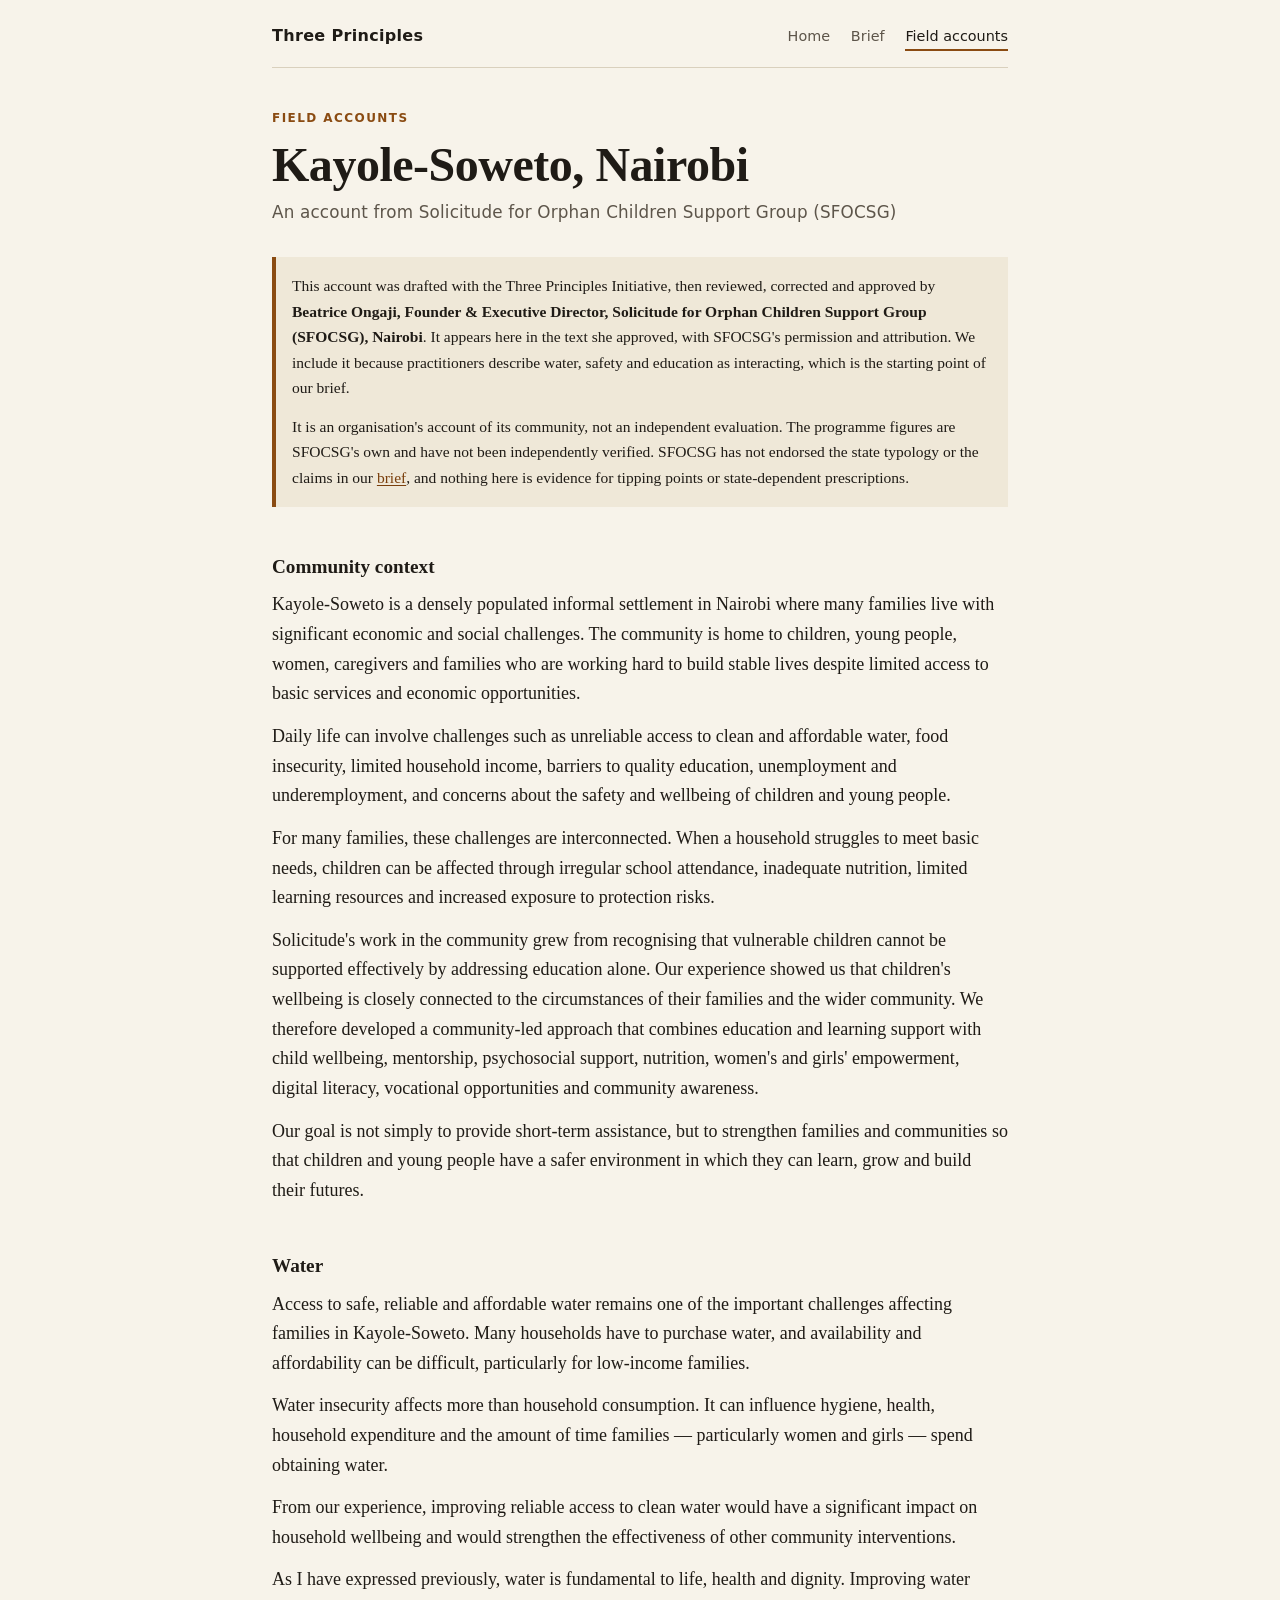
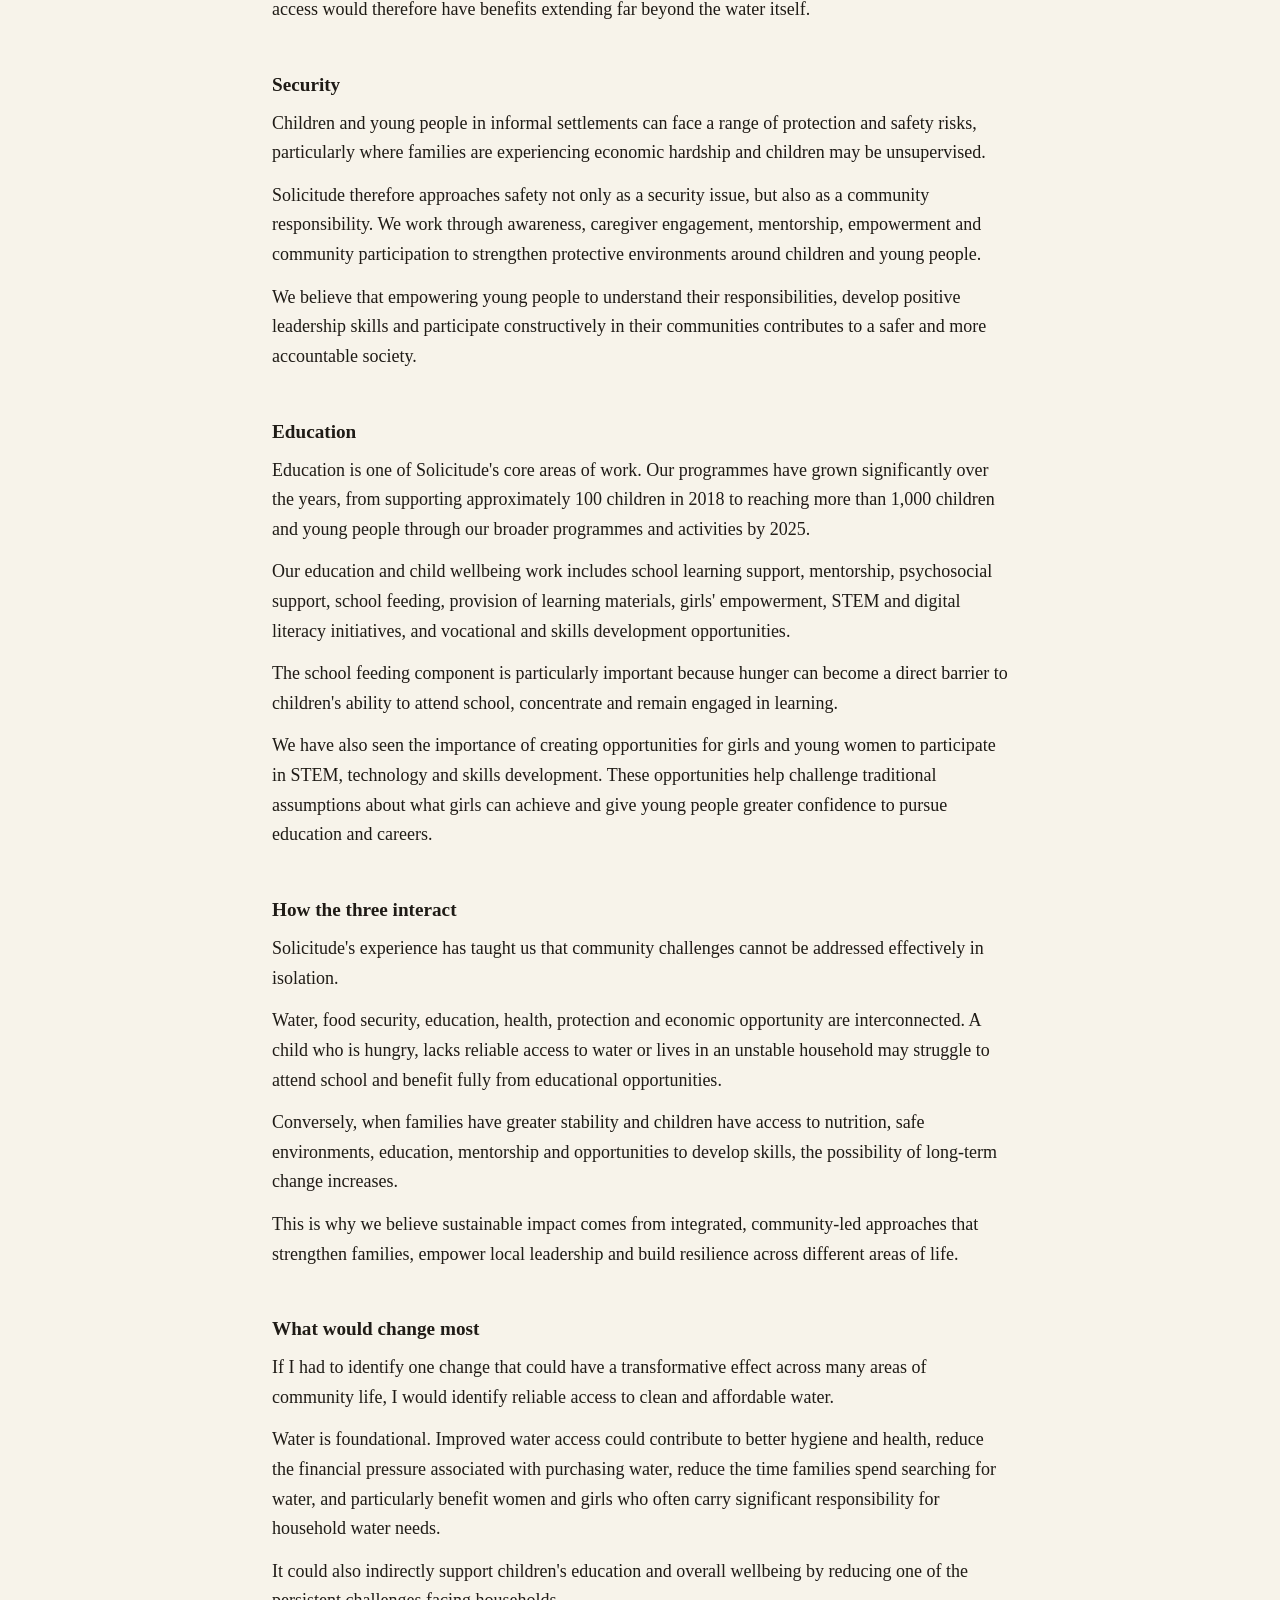
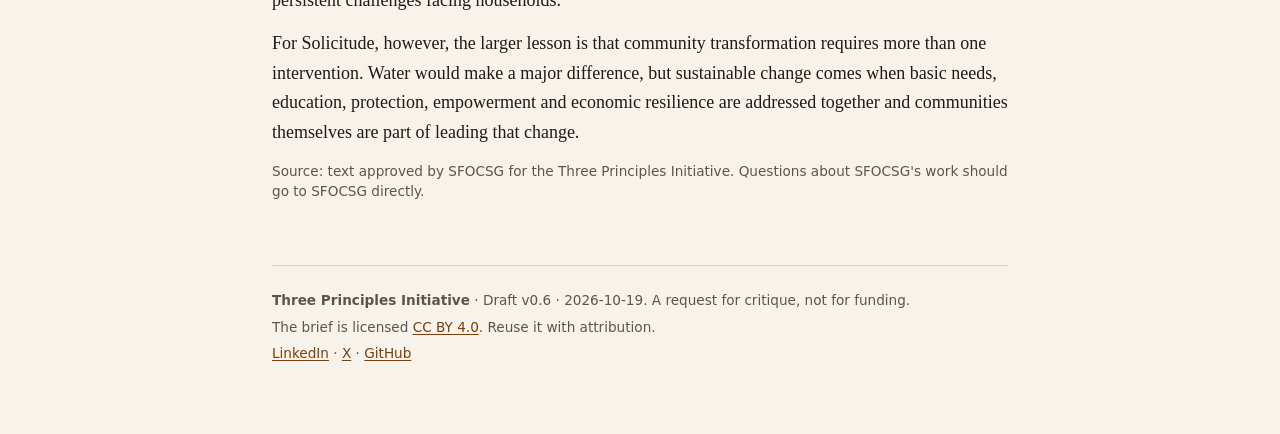
<file: evidence.html>
<!doctype html>
<html lang="en"><head><meta charset="utf-8"><meta name="viewport" content="width=device-width,initial-scale=1,viewport-fit=cover">
<title>Field accounts</title>
<meta name="description" content="A field account from Solicitude for Orphan Children Support Group (SFOCSG) in Kayole-Soweto, Nairobi, in the organisation's own words.">
<meta property="og:type" content="website"><meta property="og:site_name" content="Three Principles">
<meta property="og:title" content="Field accounts"><meta property="og:description" content="A field account from Solicitude for Orphan Children Support Group (SFOCSG) in Kayole-Soweto, Nairobi, in the organisation's own words.">
<meta property="og:url" content="https://three-principles.org/evidence.html"><meta property="og:image" content="https://three-principles.org/og-image.png">
<meta name="twitter:card" content="summary_large_image"><meta name="twitter:site" content="@3principles_org">
<meta name="twitter:title" content="Field accounts"><meta name="twitter:description" content="A field account from Solicitude for Orphan Children Support Group (SFOCSG) in Kayole-Soweto, Nairobi, in the organisation's own words."><meta name="twitter:image" content="https://three-principles.org/og-image.png">
<link rel="stylesheet" href="style.css"></head><body><div class="wrap "><header class="site"><a class="brand" href="index.html">Three Principles</a><nav aria-label="Main"><a href="index.html">Home</a><a href="brief.html">Brief</a><a href="evidence.html" aria-current="page">Field accounts</a></nav></header><p class="eyebrow" style="margin-top:2.6rem">Field accounts</p>
<h1 style="margin-top:.6rem">Kayole-Soweto, Nairobi</h1>
<p class="sub">An account from Solicitude for Orphan Children Support Group (SFOCSG)</p>
<div class="note"><p>This account was drafted with the Three Principles Initiative, then reviewed, corrected and approved by <strong>Beatrice Ongaji, Founder &amp; Executive Director, Solicitude for Orphan Children Support Group (SFOCSG), Nairobi</strong>. It appears here in the text she approved, with SFOCSG's permission and attribution. We include it because practitioners describe water, safety and education as interacting, which is the starting point of our brief.</p>
<p>It is an organisation's account of its community, not an independent evaluation. The programme figures are SFOCSG's own and have not been independently verified. SFOCSG has not endorsed the state typology or the claims in our <a href="brief.html">brief</a>, and nothing here is evidence for tipping points or state-dependent prescriptions.</p></div>
<div class="acct">
<h2>Community context</h2>
<p>Kayole-Soweto is a densely populated informal settlement in Nairobi where many families live with significant economic and social challenges. The community is home to children, young people, women, caregivers and families who are working hard to build stable lives despite limited access to basic services and economic opportunities.</p>
<p>Daily life can involve challenges such as unreliable access to clean and affordable water, food insecurity, limited household income, barriers to quality education, unemployment and underemployment, and concerns about the safety and wellbeing of children and young people.</p>
<p>For many families, these challenges are interconnected. When a household struggles to meet basic needs, children can be affected through irregular school attendance, inadequate nutrition, limited learning resources and increased exposure to protection risks.</p>
<p>Solicitude's work in the community grew from recognising that vulnerable children cannot be supported effectively by addressing education alone. Our experience showed us that children's wellbeing is closely connected to the circumstances of their families and the wider community. We therefore developed a community-led approach that combines education and learning support with child wellbeing, mentorship, psychosocial support, nutrition, women's and girls' empowerment, digital literacy, vocational opportunities and community awareness.</p>
<p>Our goal is not simply to provide short-term assistance, but to strengthen families and communities so that children and young people have a safer environment in which they can learn, grow and build their futures.</p>
<h2>Water</h2>
<p>Access to safe, reliable and affordable water remains one of the important challenges affecting families in Kayole-Soweto. Many households have to purchase water, and availability and affordability can be difficult, particularly for low-income families.</p>
<p>Water insecurity affects more than household consumption. It can influence hygiene, health, household expenditure and the amount of time families — particularly women and girls — spend obtaining water.</p>
<p>From our experience, improving reliable access to clean water would have a significant impact on household wellbeing and would strengthen the effectiveness of other community interventions.</p>
<p>As I have expressed previously, water is fundamental to life, health and dignity. Improving water access would therefore have benefits extending far beyond the water itself.</p>
<h2>Security</h2>
<p>Children and young people in informal settlements can face a range of protection and safety risks, particularly where families are experiencing economic hardship and children may be unsupervised.</p>
<p>Solicitude therefore approaches safety not only as a security issue, but also as a community responsibility. We work through awareness, caregiver engagement, mentorship, empowerment and community participation to strengthen protective environments around children and young people.</p>
<p>We believe that empowering young people to understand their responsibilities, develop positive leadership skills and participate constructively in their communities contributes to a safer and more accountable society.</p>
<h2>Education</h2>
<p>Education is one of Solicitude's core areas of work. Our programmes have grown significantly over the years, from supporting approximately 100 children in 2018 to reaching more than 1,000 children and young people through our broader programmes and activities by 2025.</p>
<p>Our education and child wellbeing work includes school learning support, mentorship, psychosocial support, school feeding, provision of learning materials, girls' empowerment, STEM and digital literacy initiatives, and vocational and skills development opportunities.</p>
<p>The school feeding component is particularly important because hunger can become a direct barrier to children's ability to attend school, concentrate and remain engaged in learning.</p>
<p>We have also seen the importance of creating opportunities for girls and young women to participate in STEM, technology and skills development. These opportunities help challenge traditional assumptions about what girls can achieve and give young people greater confidence to pursue education and careers.</p>
<h2>How the three interact</h2>
<p>Solicitude's experience has taught us that community challenges cannot be addressed effectively in isolation.</p>
<p>Water, food security, education, health, protection and economic opportunity are interconnected. A child who is hungry, lacks reliable access to water or lives in an unstable household may struggle to attend school and benefit fully from educational opportunities.</p>
<p>Conversely, when families have greater stability and children have access to nutrition, safe environments, education, mentorship and opportunities to develop skills, the possibility of long-term change increases.</p>
<p>This is why we believe sustainable impact comes from integrated, community-led approaches that strengthen families, empower local leadership and build resilience across different areas of life.</p>
<h2>What would change most</h2>
<p>If I had to identify one change that could have a transformative effect across many areas of community life, I would identify reliable access to clean and affordable water.</p>
<p>Water is foundational. Improved water access could contribute to better hygiene and health, reduce the financial pressure associated with purchasing water, reduce the time families spend searching for water, and particularly benefit women and girls who often carry significant responsibility for household water needs.</p>
<p>It could also indirectly support children's education and overall wellbeing by reducing one of the persistent challenges facing households.</p>
<p>For Solicitude, however, the larger lesson is that community transformation requires more than one intervention. Water would make a major difference, but sustainable change comes when basic needs, education, protection, empowerment and economic resilience are addressed together and communities themselves are part of leading that change.</p>
</div>
<p class="meta">Source: text approved by SFOCSG for the Three Principles Initiative. Questions about SFOCSG's work should go to SFOCSG directly.</p><footer class="site"><p><strong>Three Principles Initiative</strong> · Draft v0.6 · 2026-10-19. A request for critique, not for funding.</p>
<p>The brief is licensed <a href="https://creativecommons.org/licenses/by/4.0/" rel="noopener">CC BY 4.0</a>. Reuse it with attribution.</p>
<p><a href="https://www.linkedin.com/company/109664349/" rel="noopener">LinkedIn</a> · <a href="https://x.com/3principles_org" rel="noopener">X</a> · <a href="https://github.com/mitshub/three-principles" rel="noopener">GitHub</a></p></footer></div></body></html>
</file>
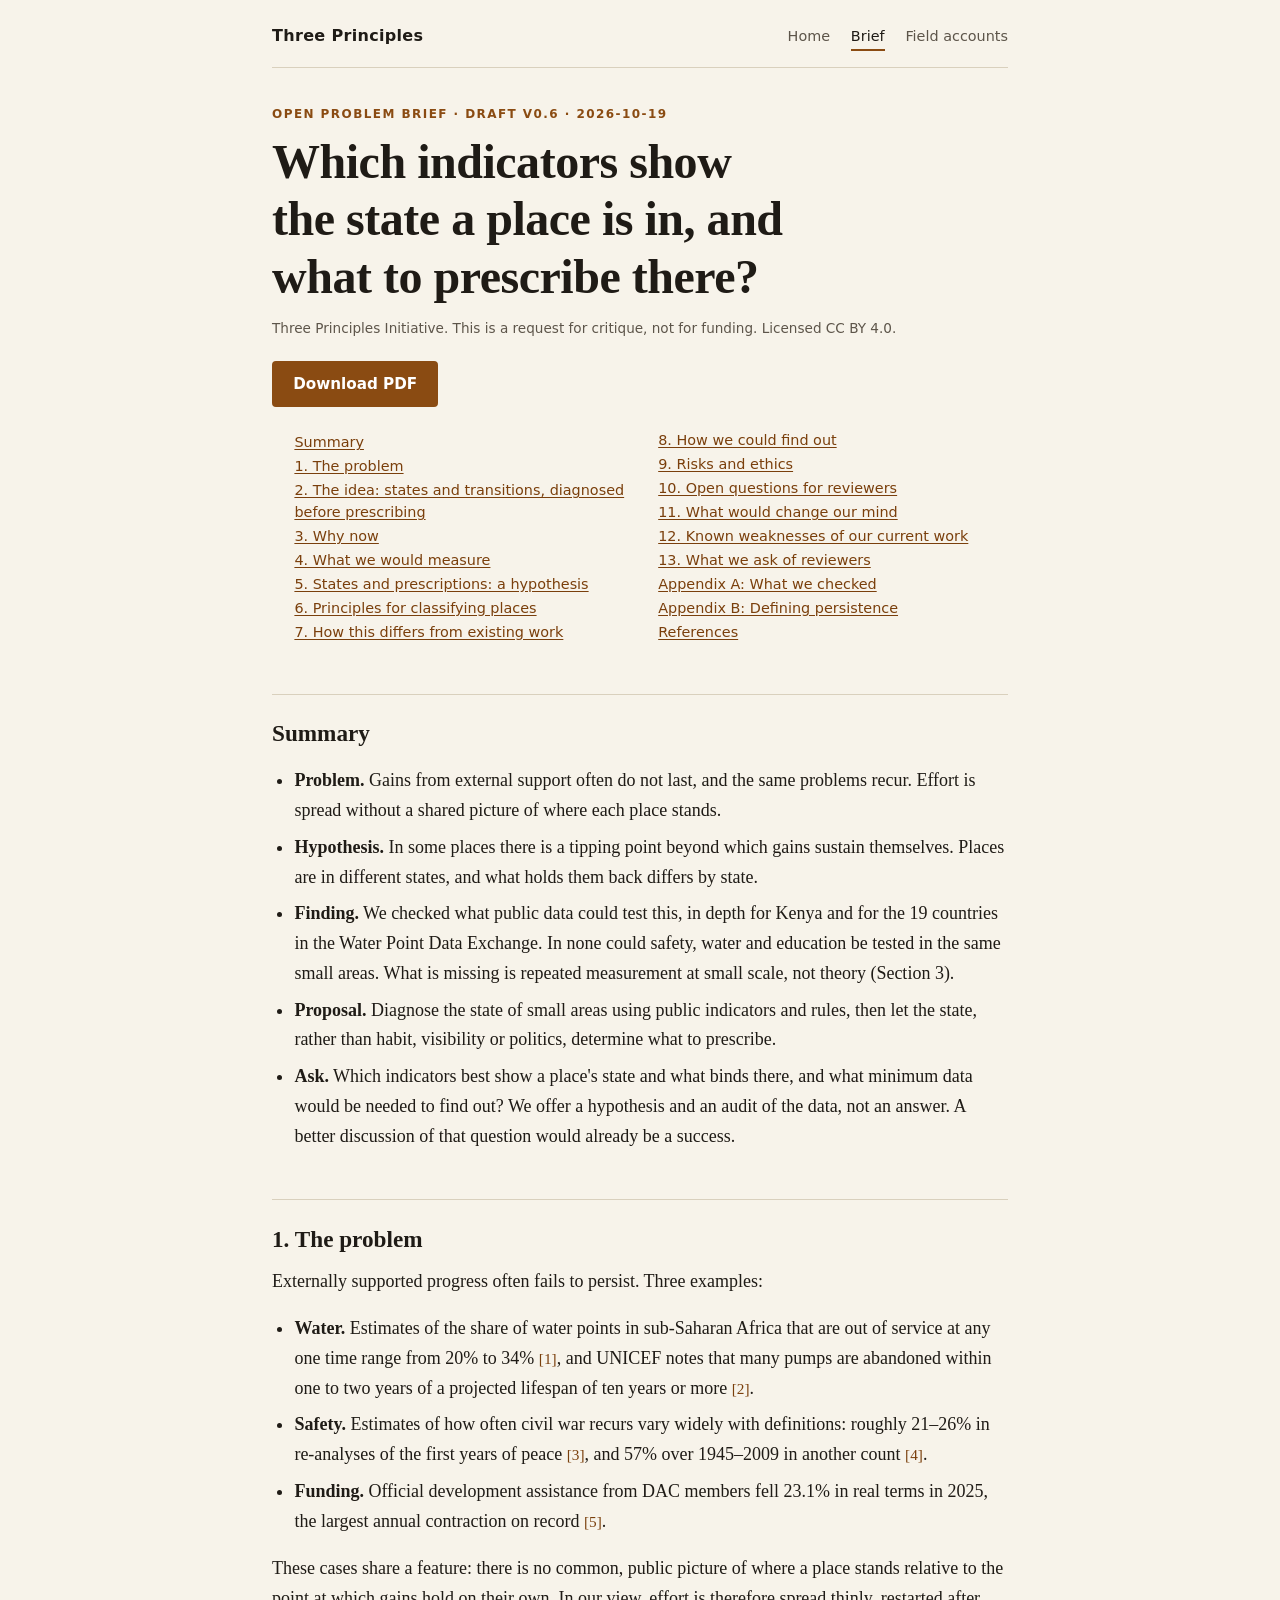
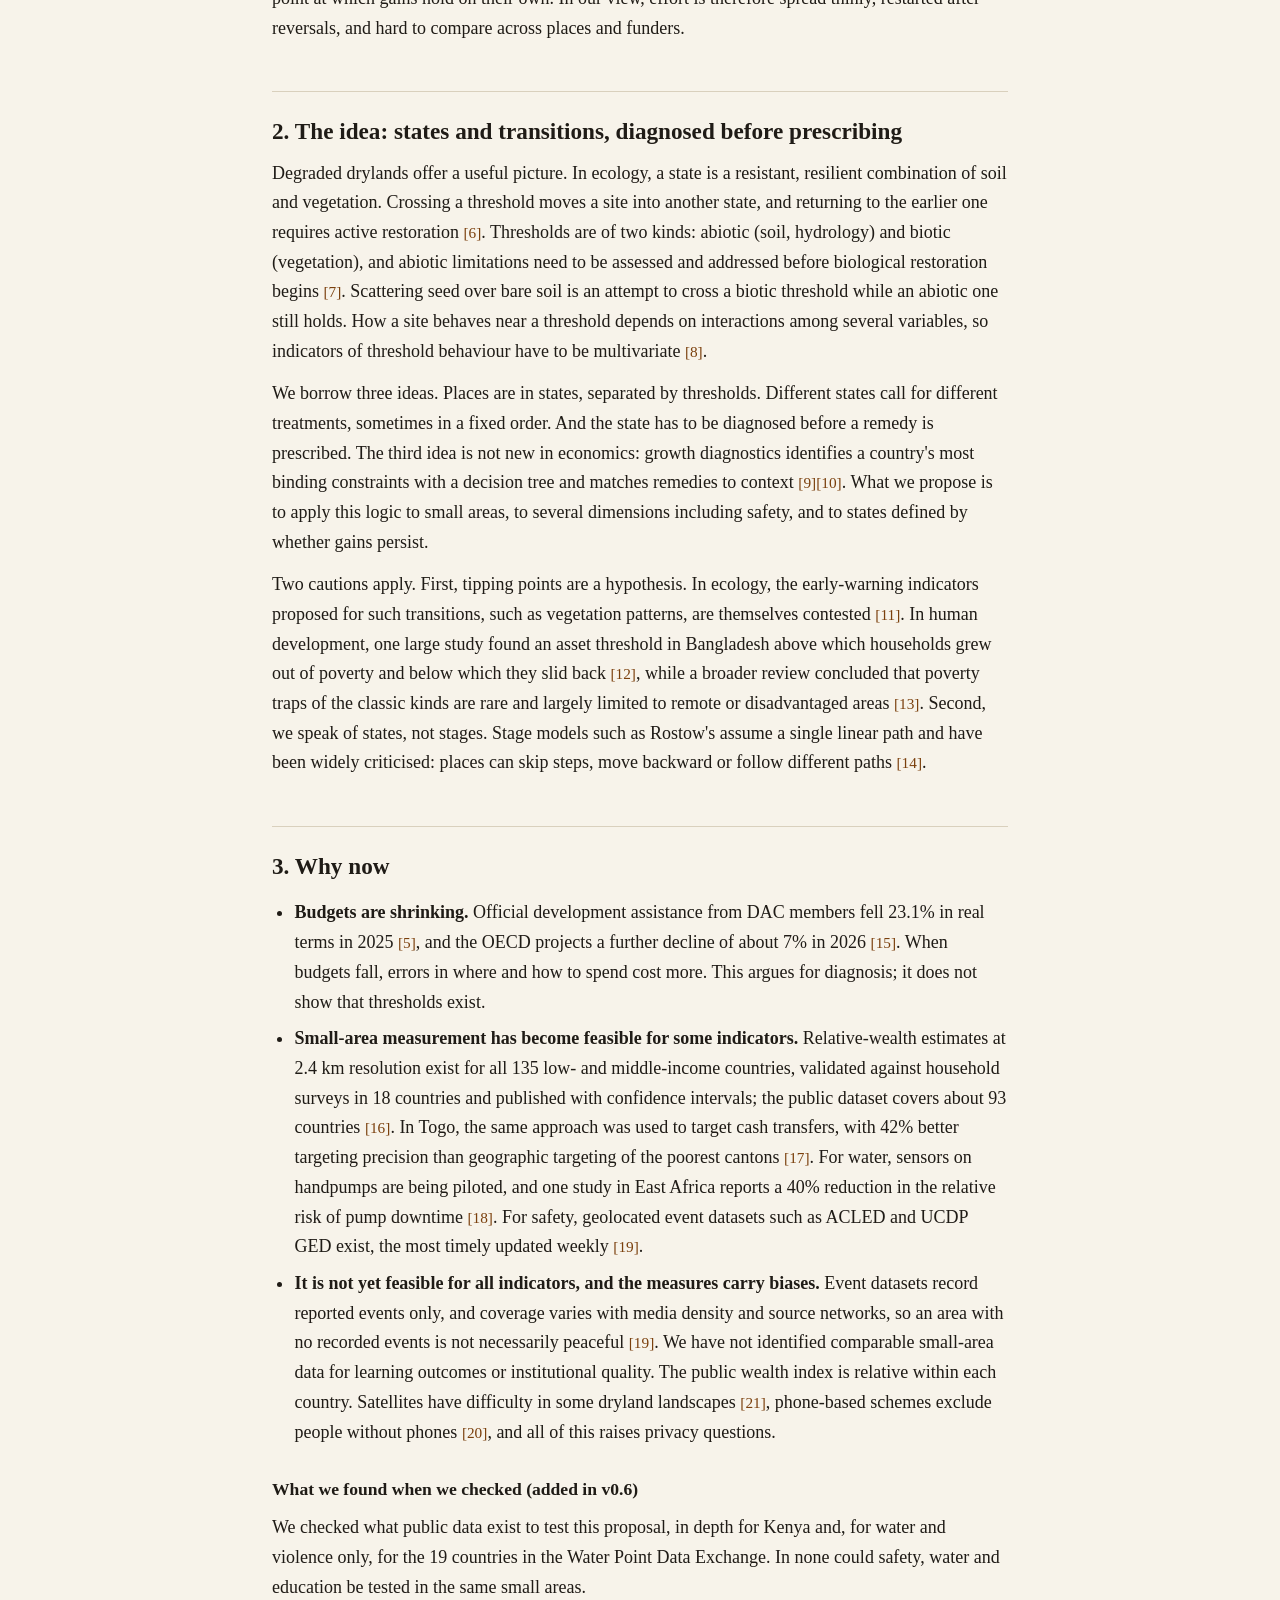
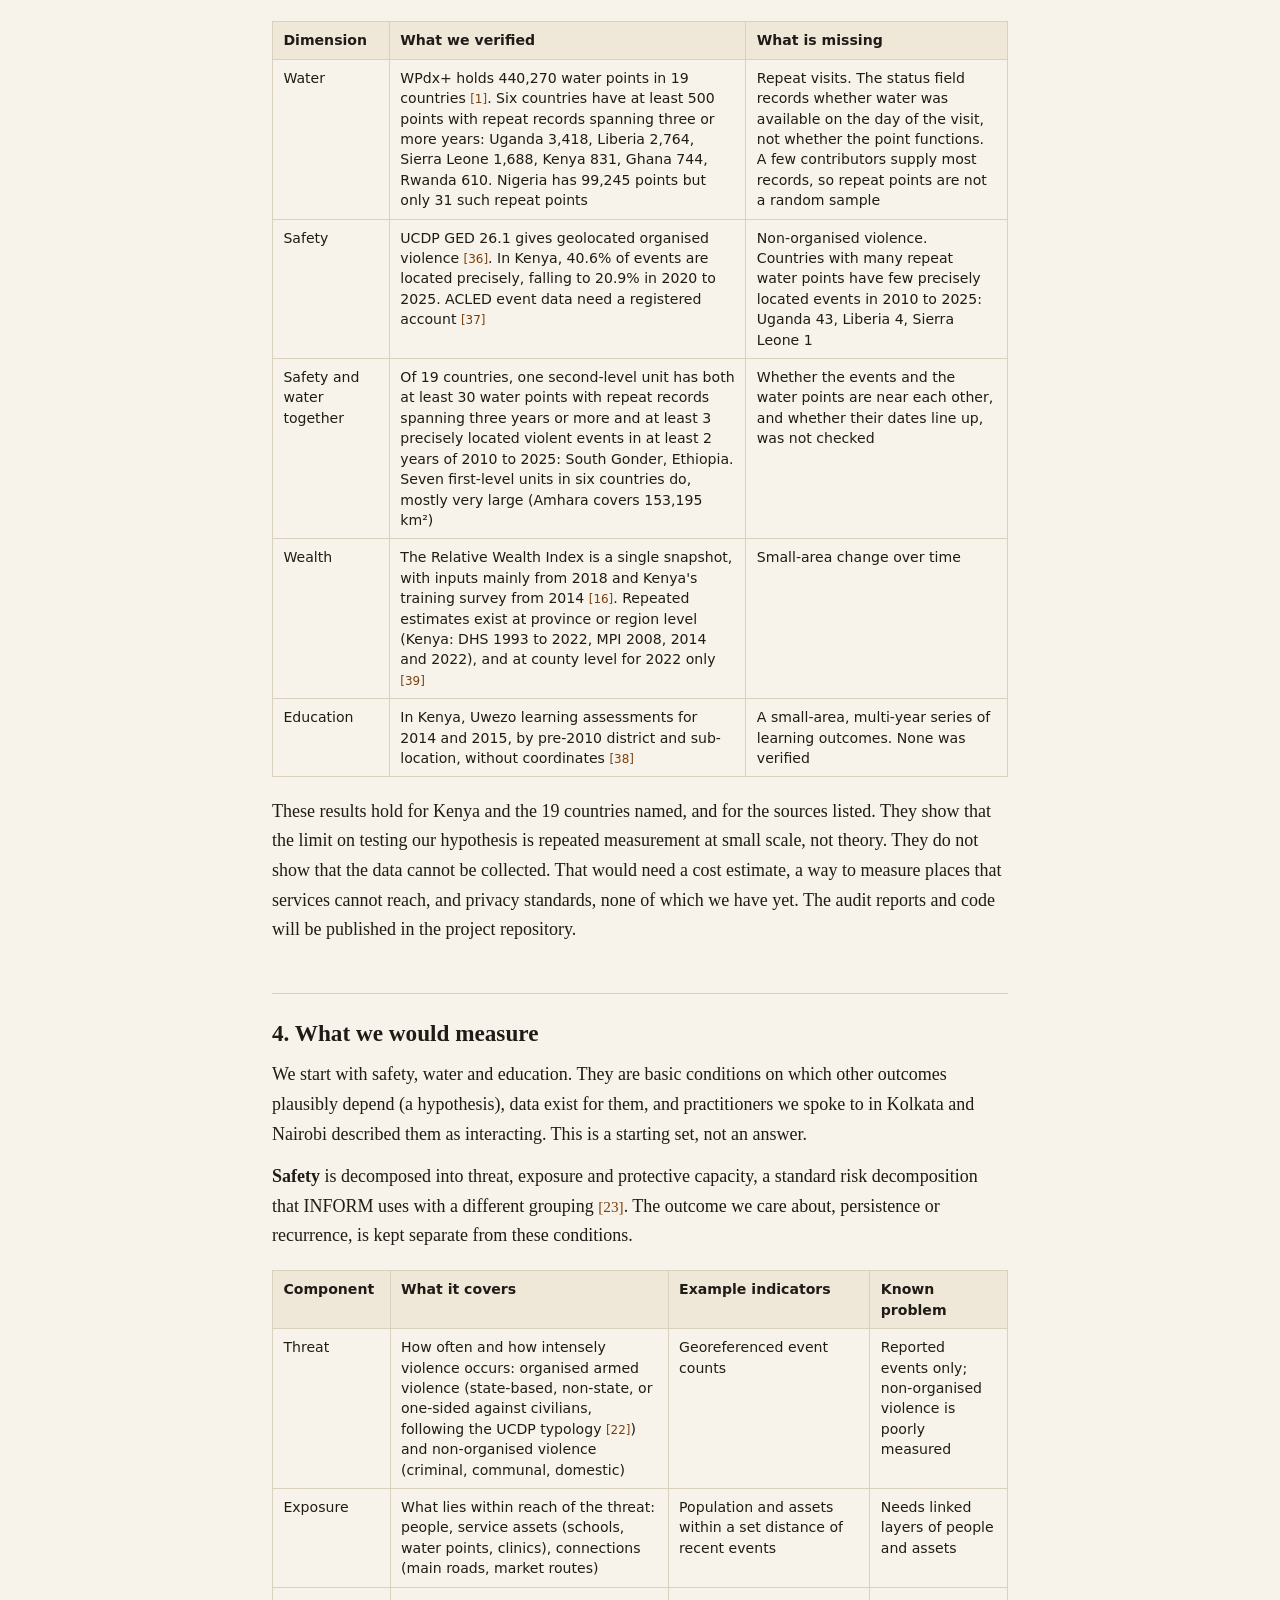
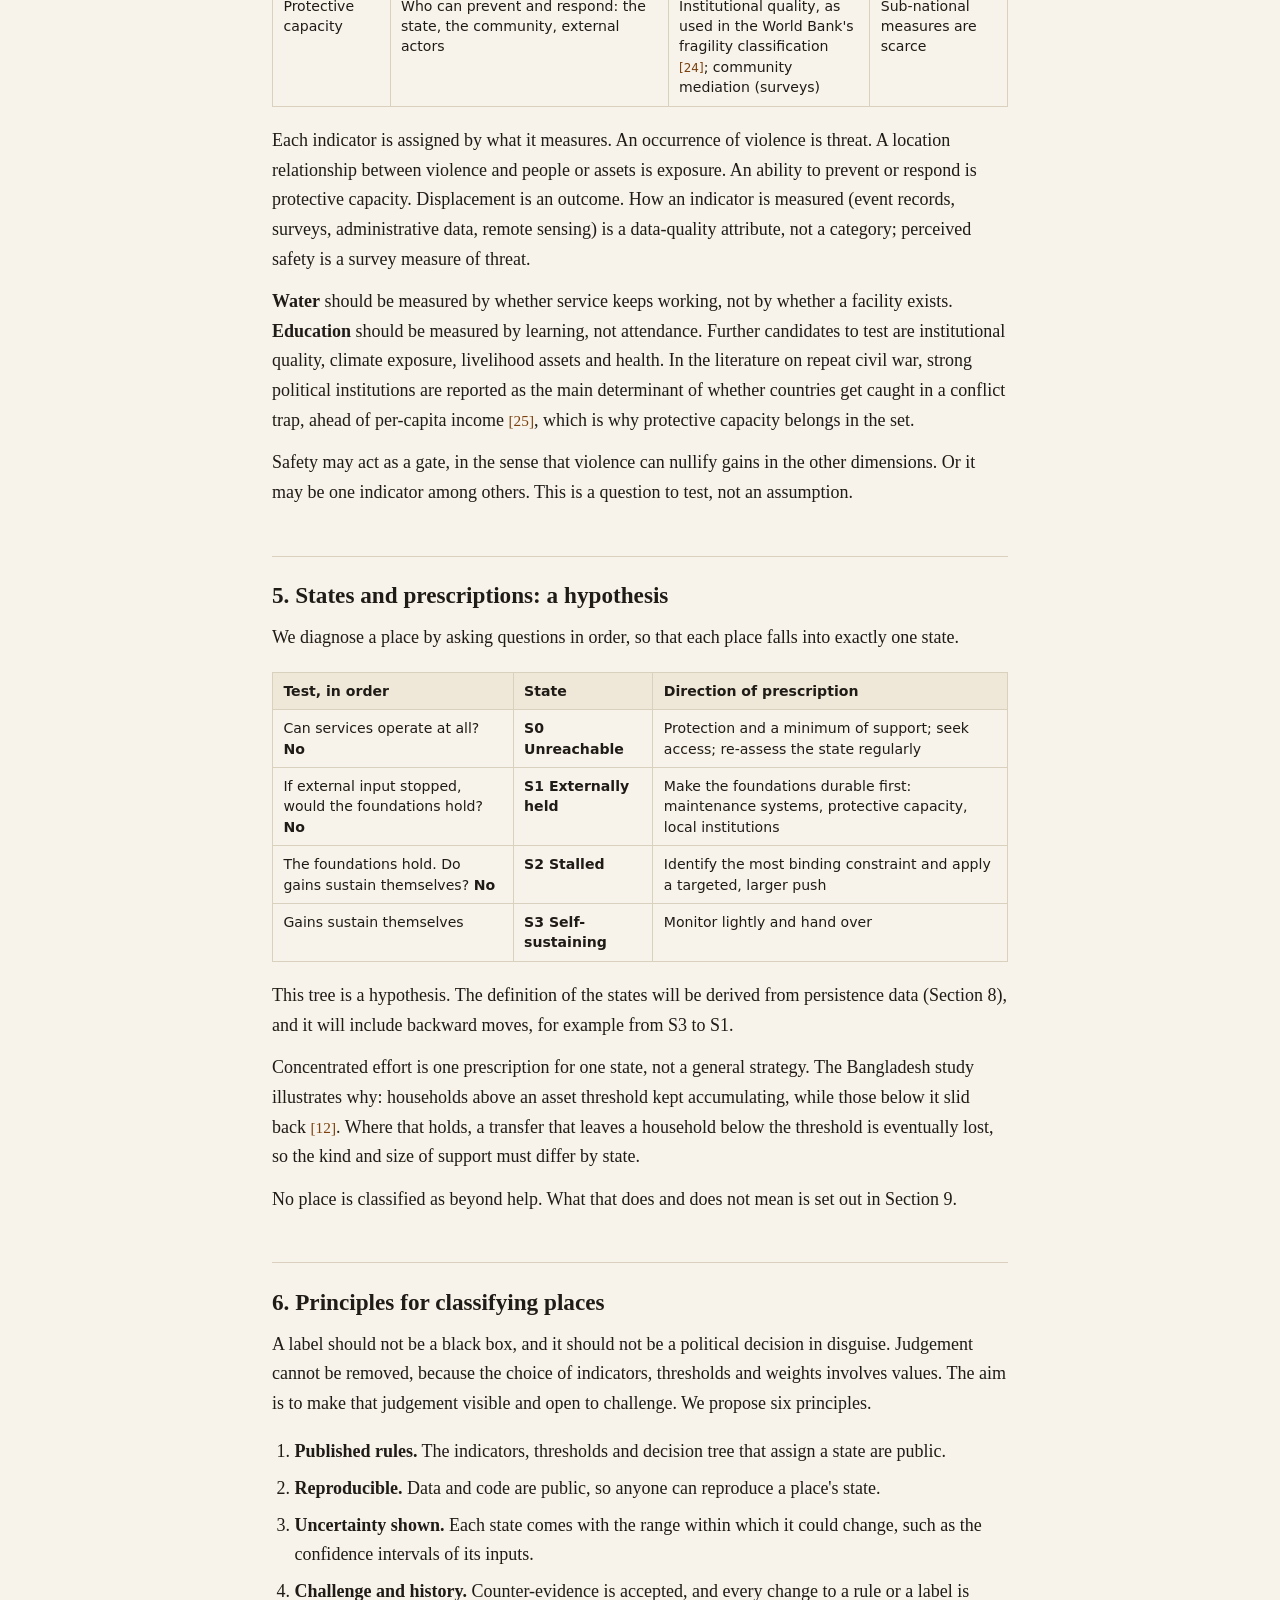
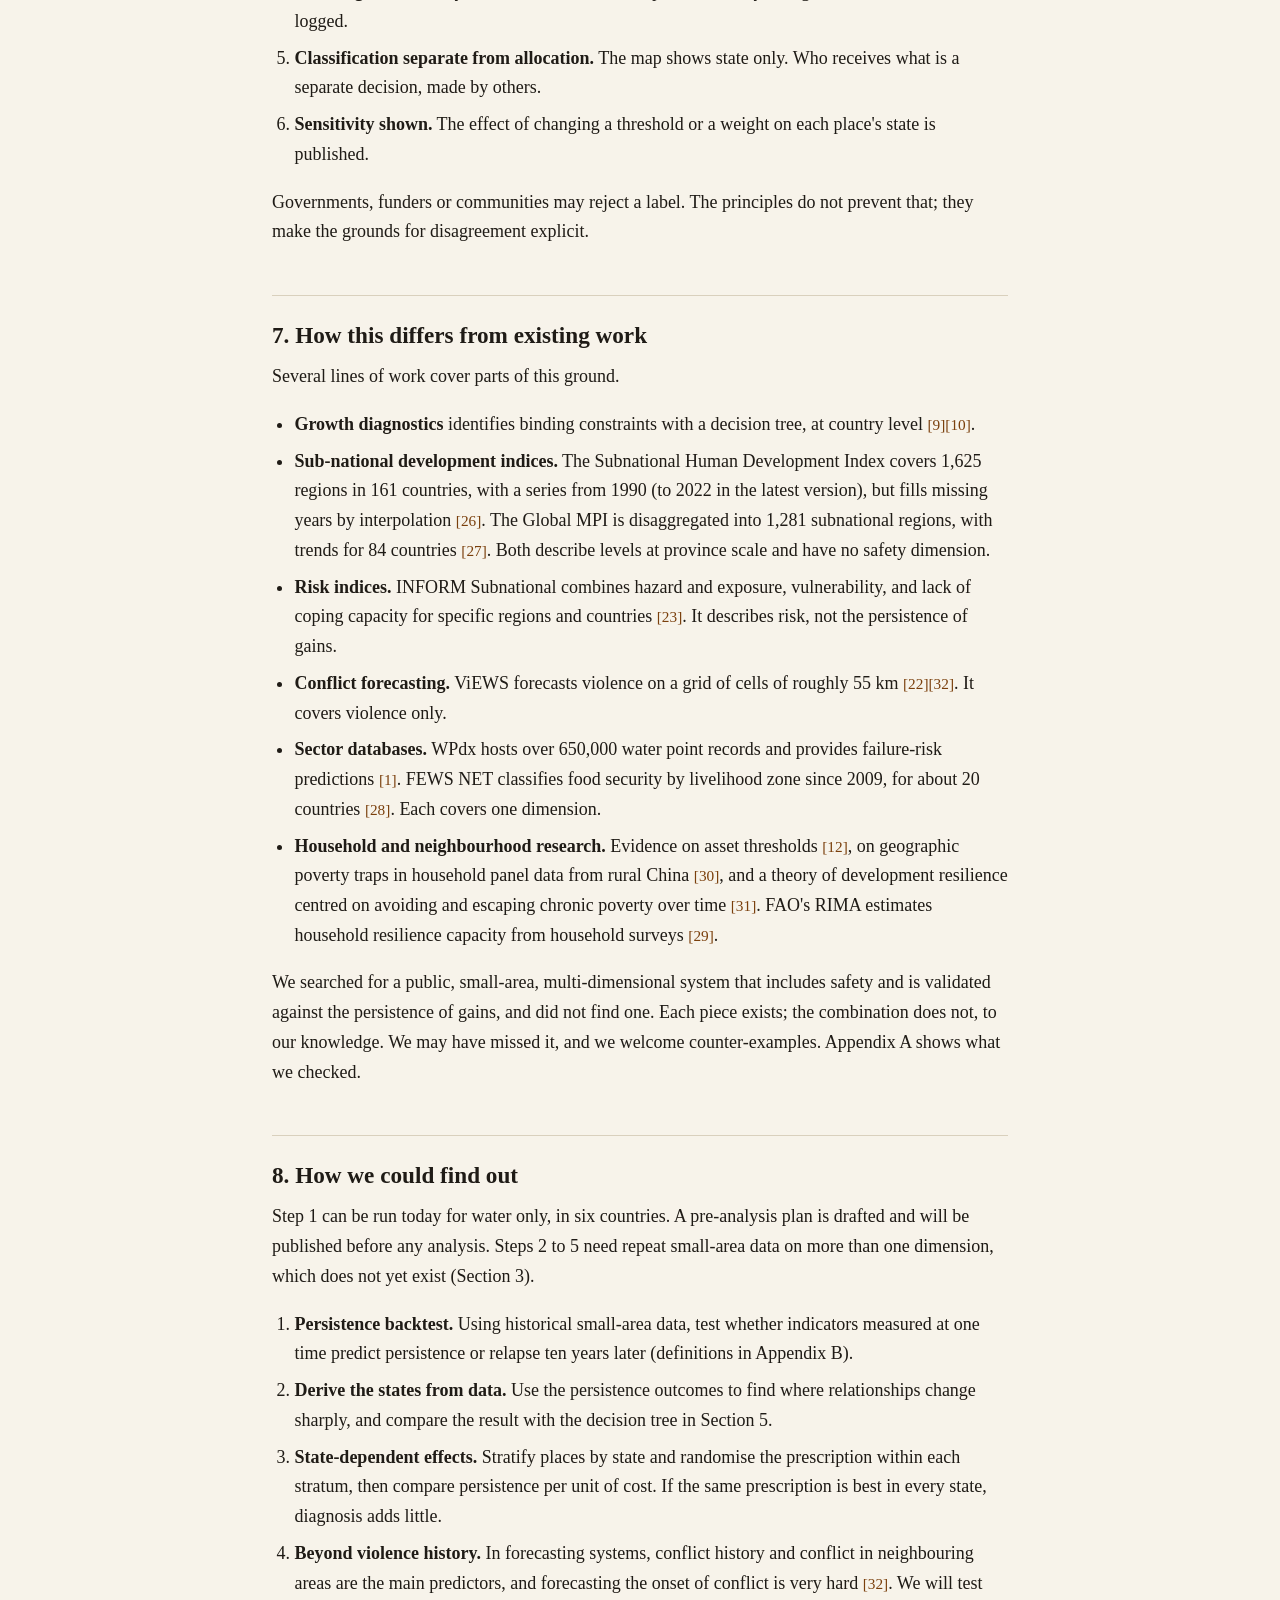
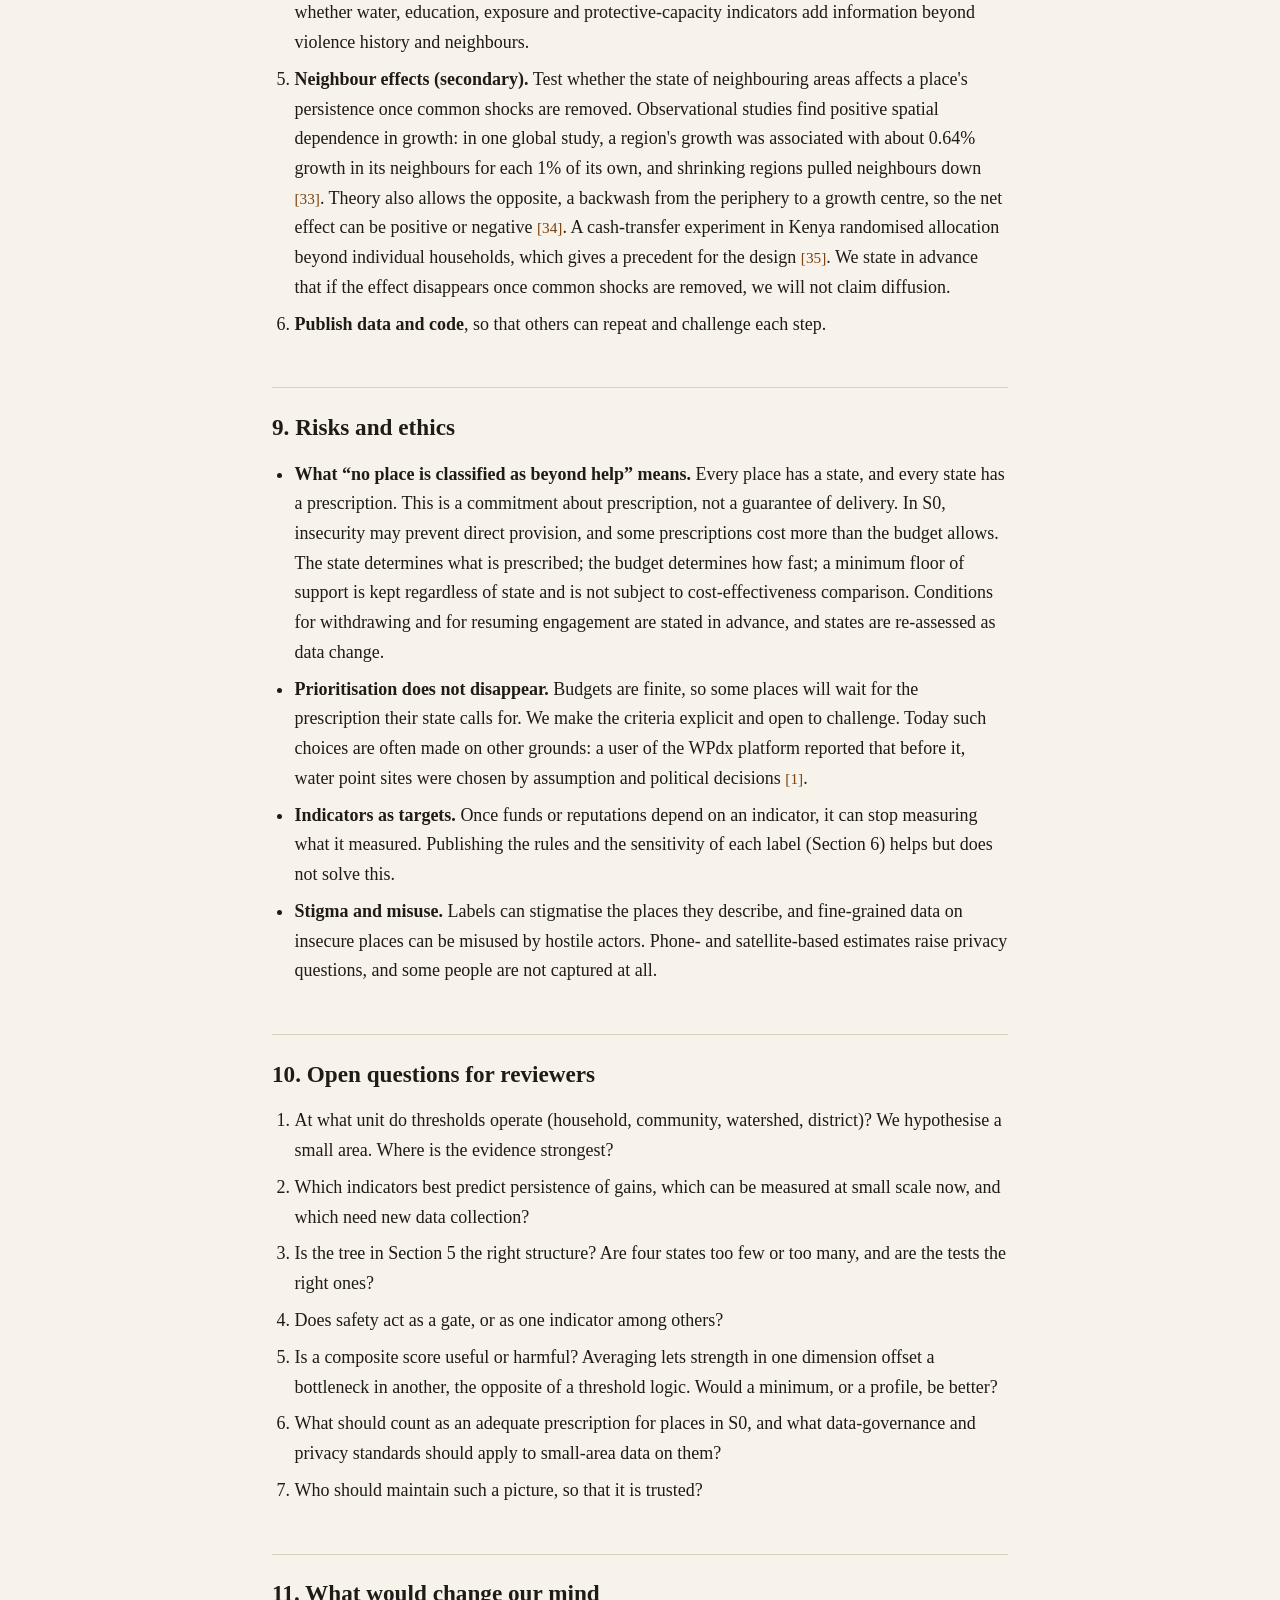
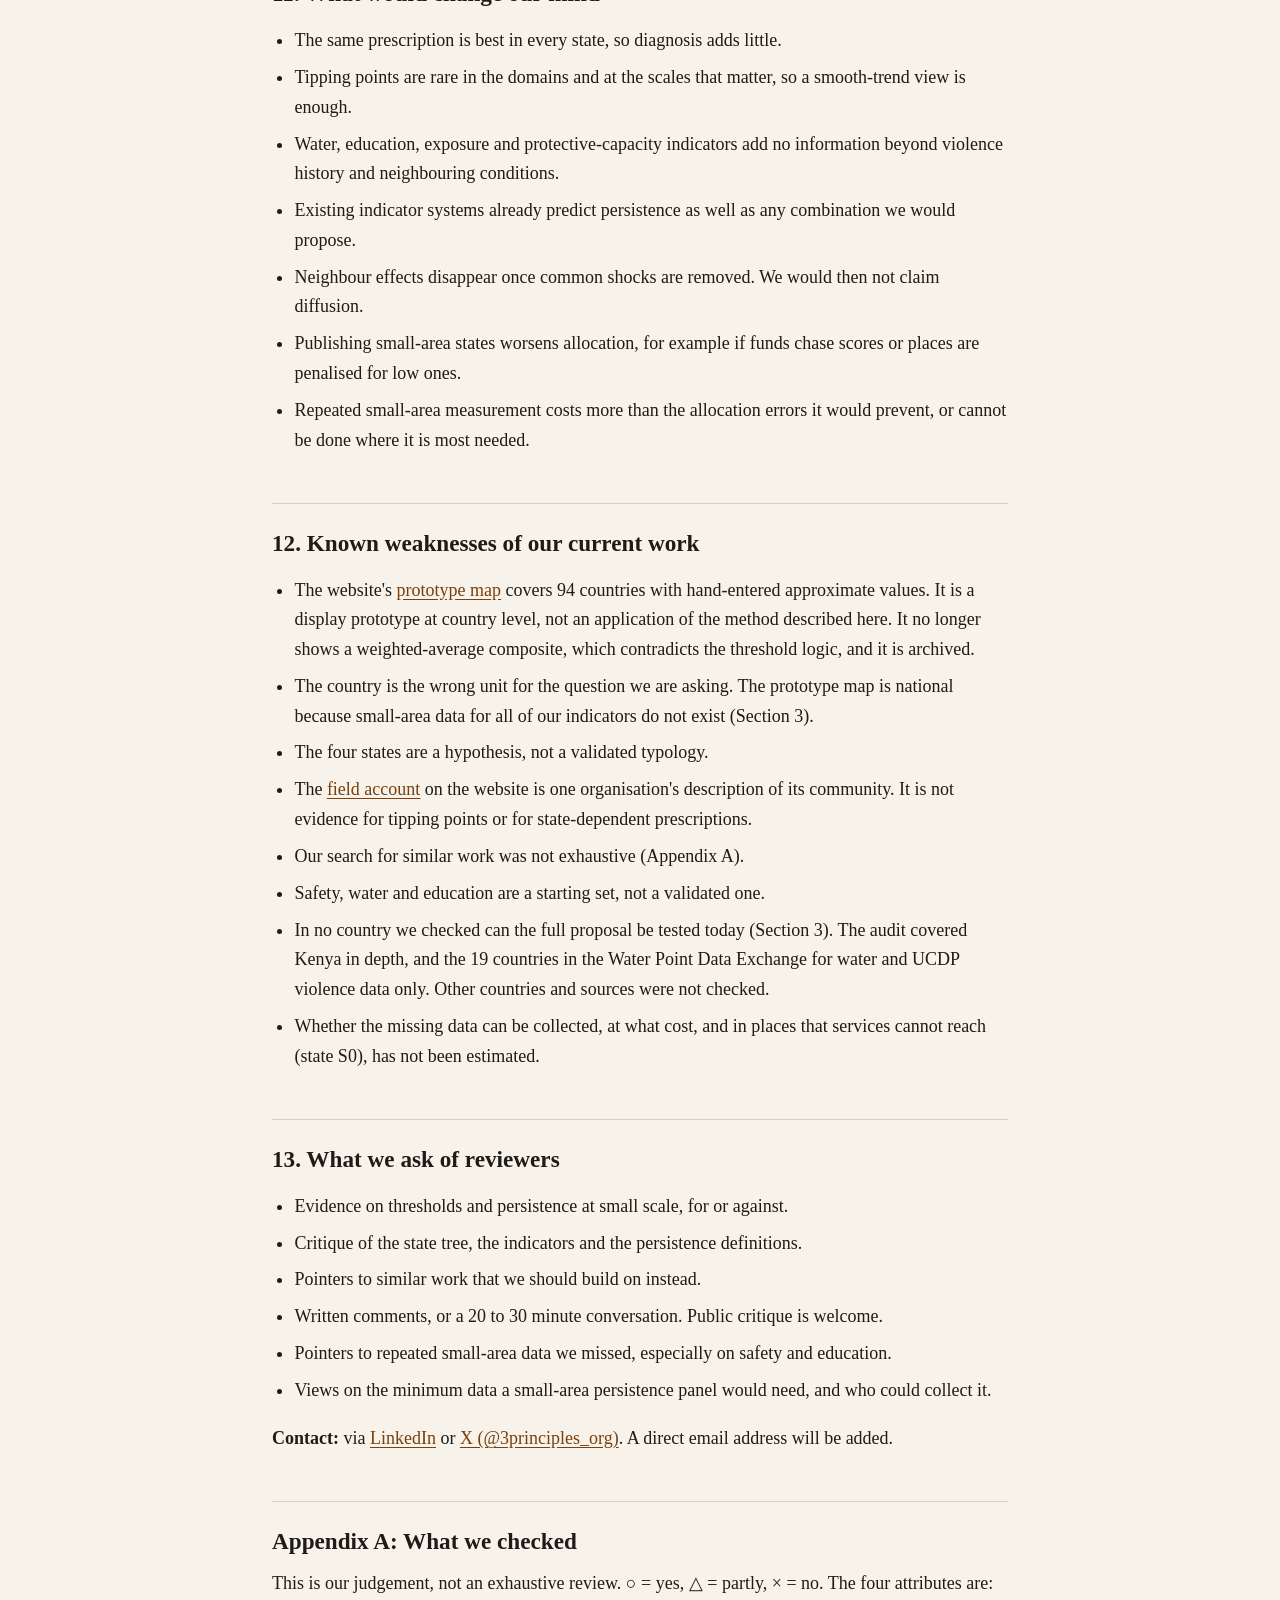
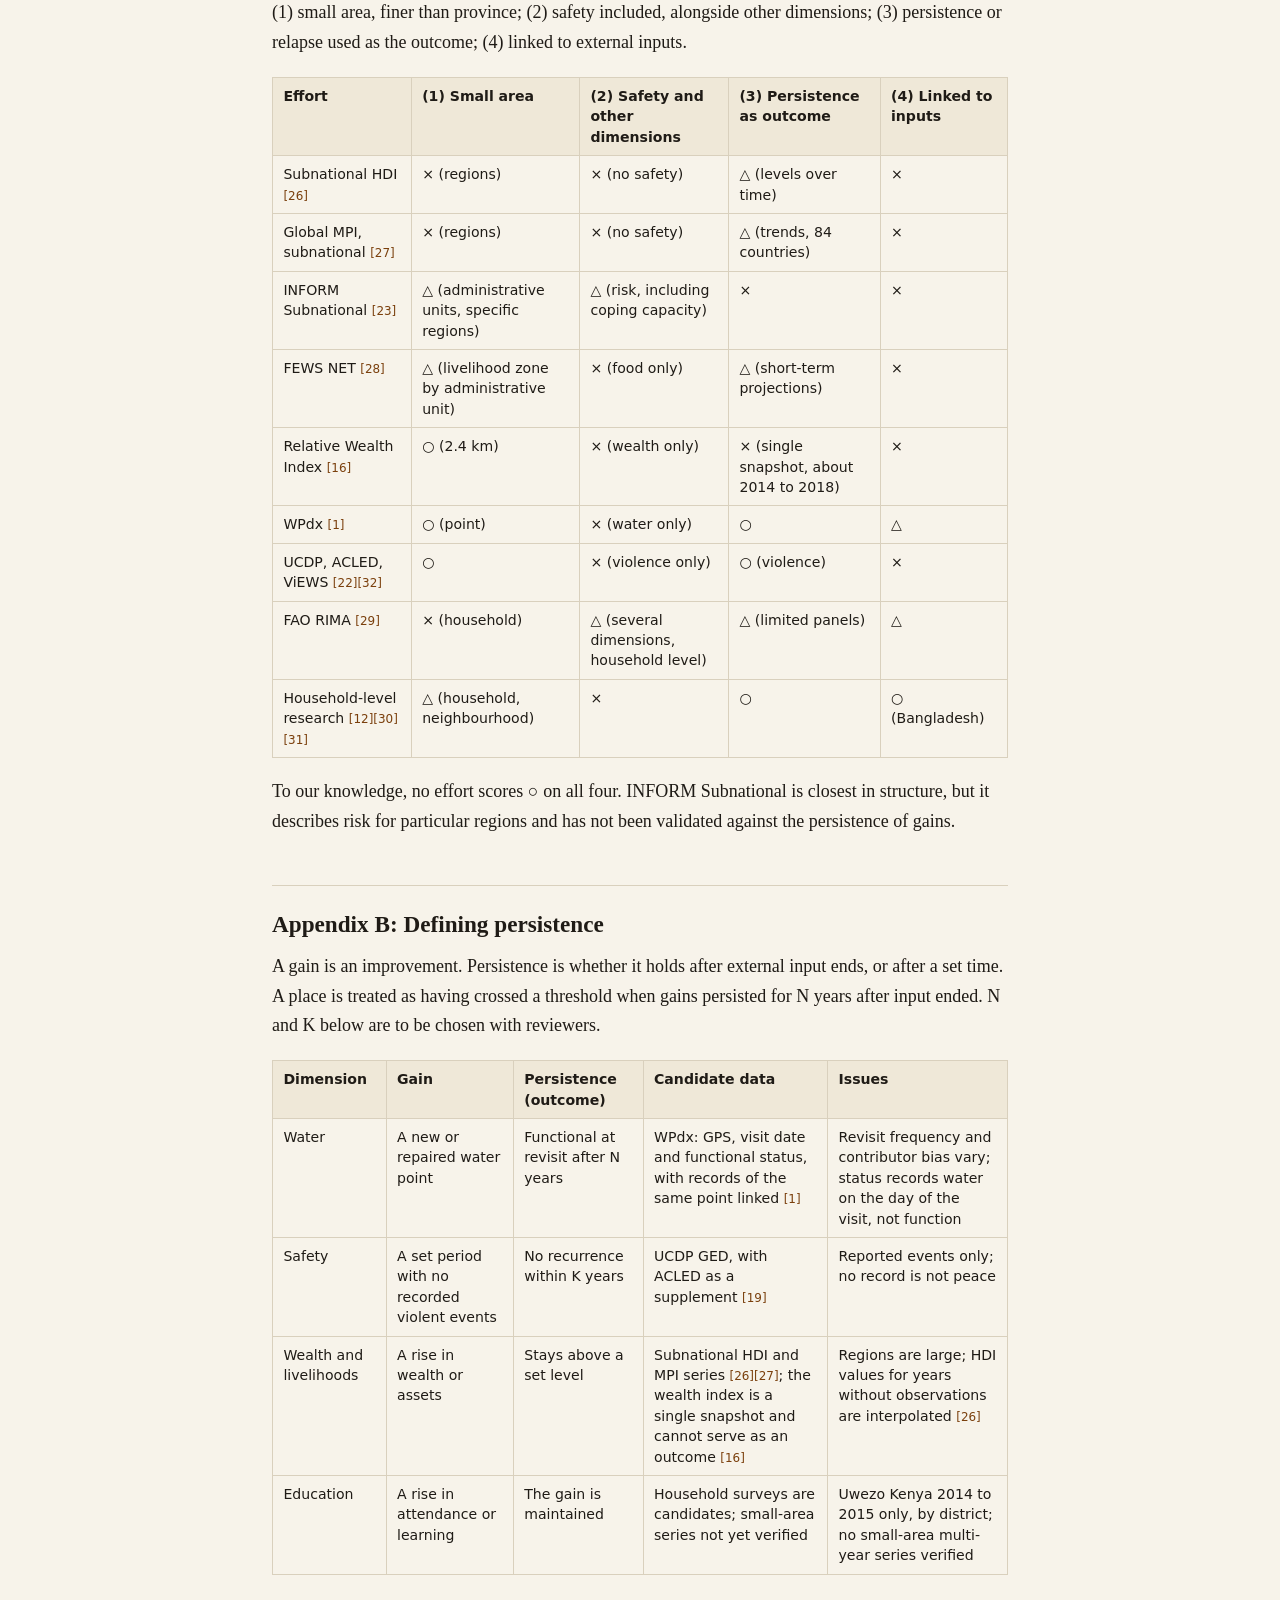
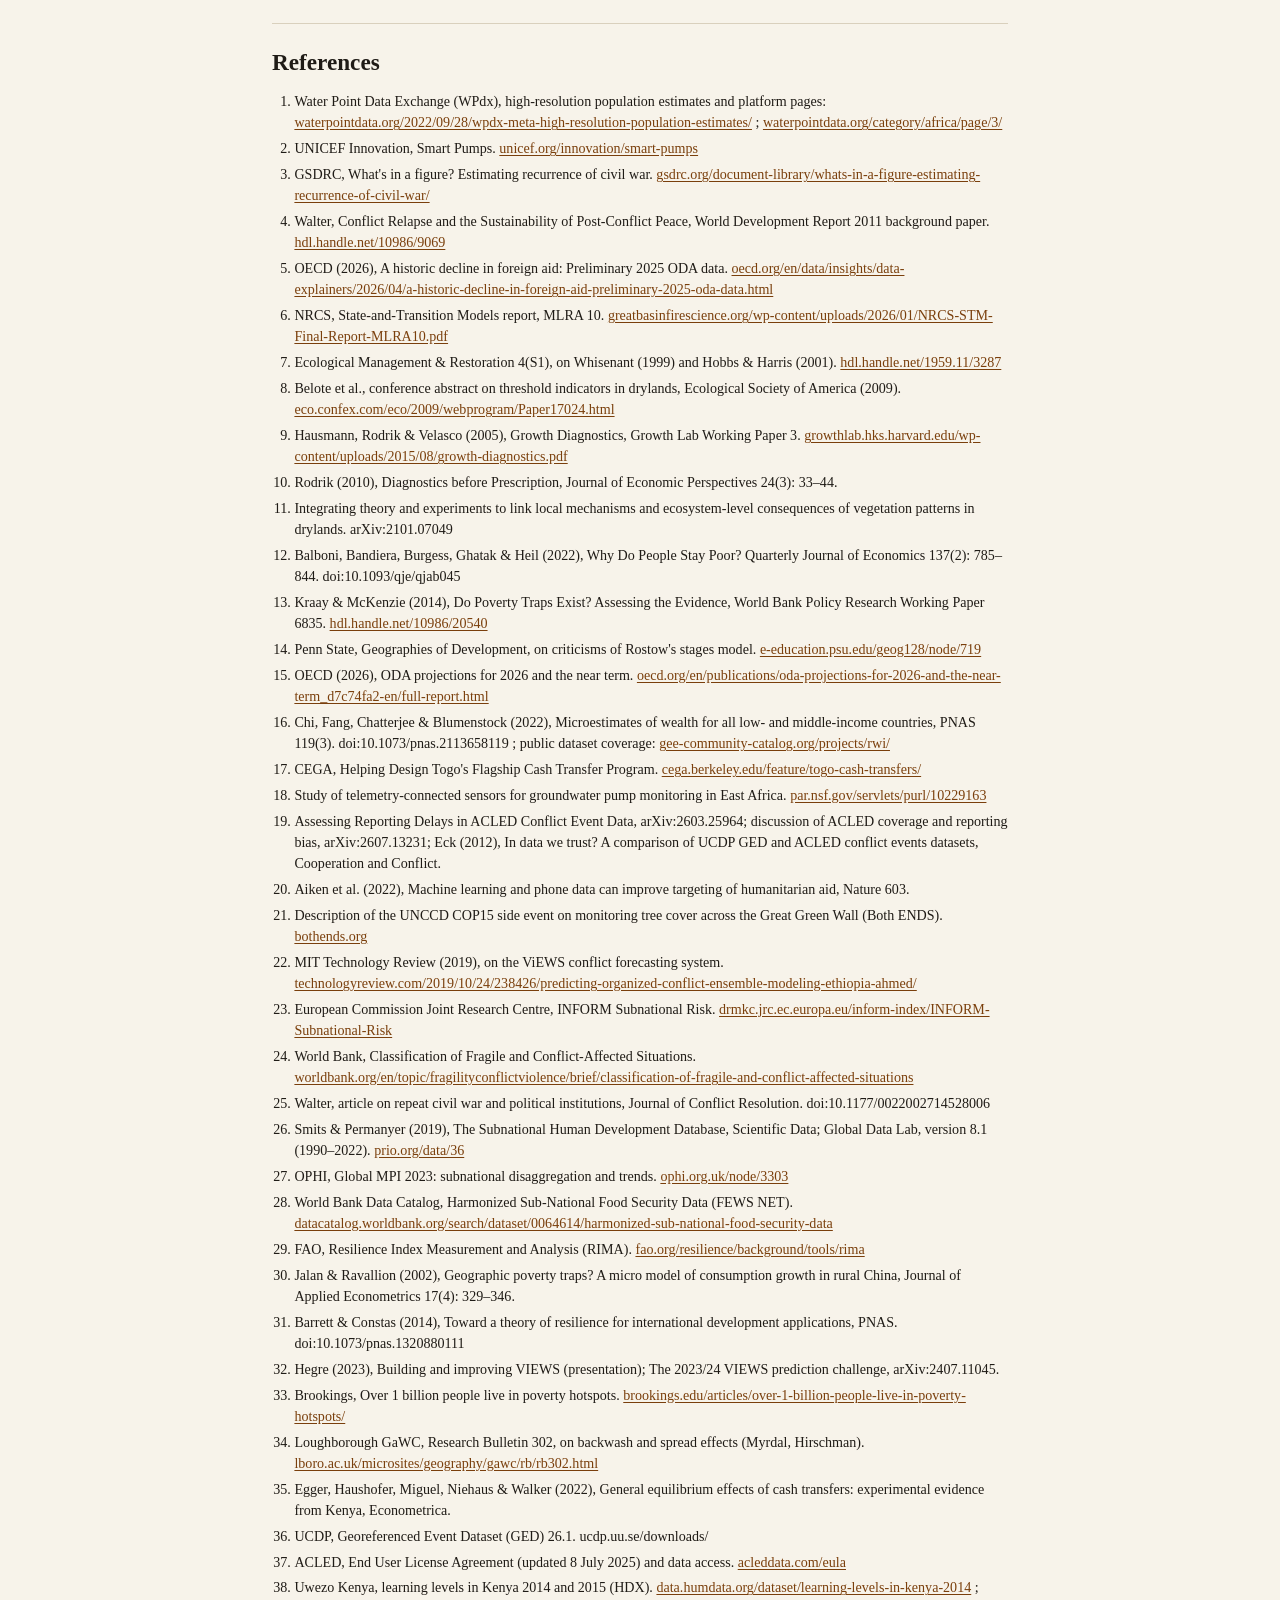
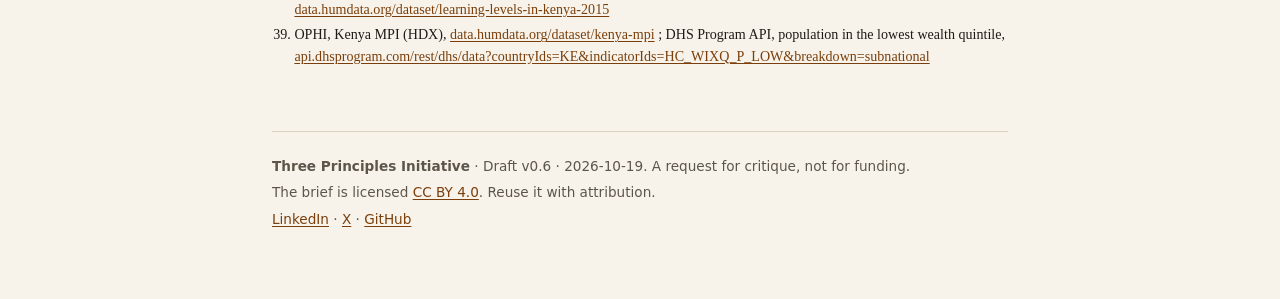
<file: framework.html>
<!doctype html><html lang="en"><head><meta charset="utf-8"><title>Moved: Open Problem Brief</title>
<meta http-equiv="refresh" content="0; url=brief.html"><link rel="canonical" href="https://three-principles.org/brief.html">
<meta name="viewport" content="width=device-width,initial-scale=1"></head><body><p>This page has moved to <a href="brief.html">the Open Problem Brief</a>.</p></body></html>
</file>
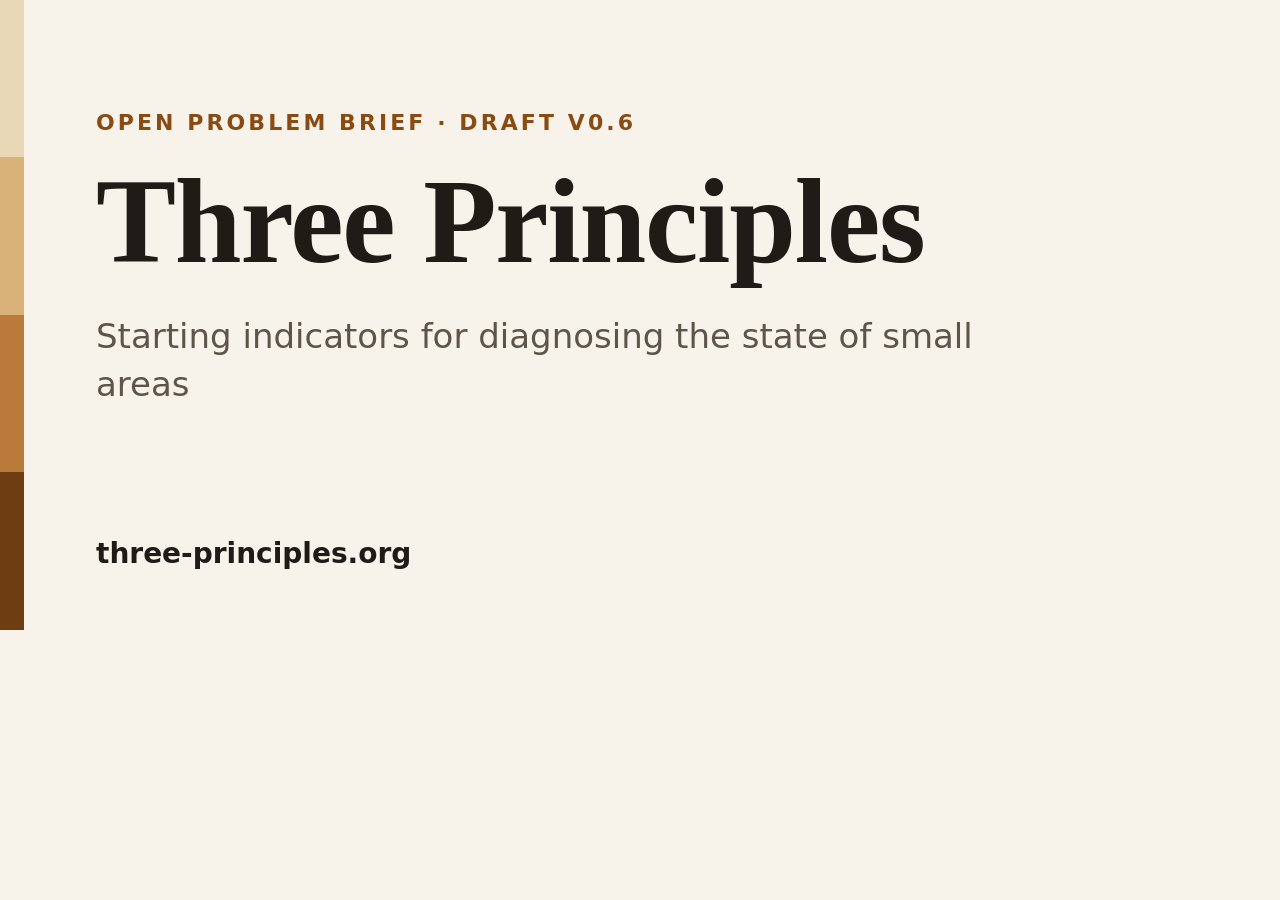
<file: og-image.html>
<!doctype html><html lang="en"><head><meta charset="utf-8"><title>OG image</title><style>
*{box-sizing:border-box;margin:0}body{width:1200px;height:630px;background:#f7f3ea;color:#1f1b16;font-family:Georgia,"Iowan Old Style",serif;position:relative;overflow:hidden}
.bar{position:absolute;left:0;top:0;bottom:0;width:24px;background:linear-gradient(#e9d8b8 0 25%,#d9b27a 25% 50%,#b97a3a 50% 75%,#6e3d12 75%)}
.t{position:absolute;left:96px;top:110px;right:96px}
.k{font:600 22px system-ui,sans-serif;letter-spacing:.14em;text-transform:uppercase;color:#8a4b12}
h1{font-size:120px;line-height:1.05;margin-top:24px;letter-spacing:-.01em}
p{font:34px/1.4 system-ui,sans-serif;color:#5d554a;margin-top:28px;max-width:900px}
.u{position:absolute;left:96px;bottom:60px;font:600 28px system-ui,sans-serif}
</style></head><body><div class="bar"></div><div class="t"><div class="k">Open problem brief · Draft v0.6</div><h1>Three Principles</h1><p>Starting indicators for diagnosing the state of small areas</p></div><div class="u">three-principles.org</div></body></html>
</file>
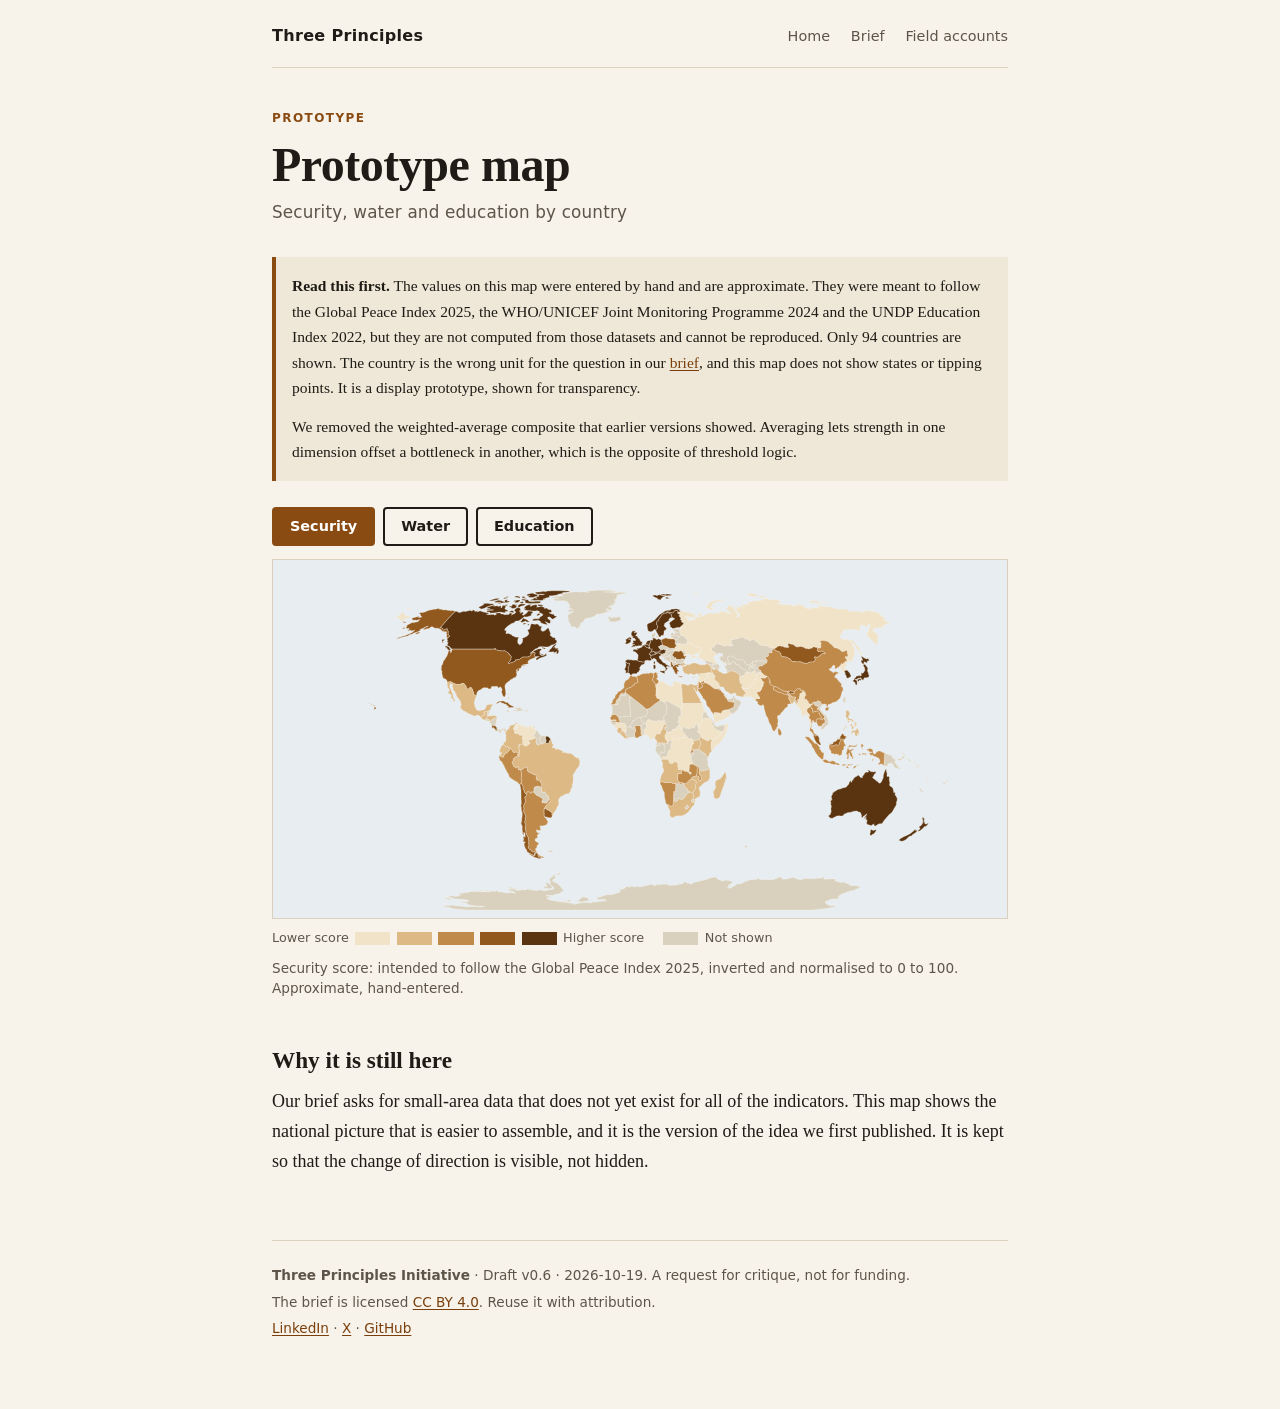
<file: prototype.html>
<!doctype html>
<html lang="en"><head><meta charset="utf-8"><meta name="viewport" content="width=device-width,initial-scale=1,viewport-fit=cover">
<title>Prototype map (archived)</title>
<meta name="description" content="A country-level prototype map of security, water and education scores. Hand-entered approximate values; not the intended unit of analysis.">
<meta property="og:type" content="website"><meta property="og:site_name" content="Three Principles">
<meta property="og:title" content="Prototype map (archived)"><meta property="og:description" content="A country-level prototype map of security, water and education scores. Hand-entered approximate values; not the intended unit of analysis.">
<meta property="og:url" content="https://three-principles.org/prototype.html"><meta property="og:image" content="https://three-principles.org/og-image.png">
<meta name="twitter:card" content="summary_large_image"><meta name="twitter:site" content="@3principles_org">
<meta name="twitter:title" content="Prototype map (archived)"><meta name="twitter:description" content="A country-level prototype map of security, water and education scores. Hand-entered approximate values; not the intended unit of analysis."><meta name="twitter:image" content="https://three-principles.org/og-image.png">
<link rel="stylesheet" href="style.css"><meta name="robots" content="noindex"></head><body><div class="wrap "><header class="site"><a class="brand" href="index.html">Three Principles</a><nav aria-label="Main"><a href="index.html">Home</a><a href="brief.html">Brief</a><a href="evidence.html">Field accounts</a></nav></header><p class="eyebrow" style="margin-top:2.6rem">Prototype</p>
<h1 style="margin-top:.6rem">Prototype map</h1>
<p class="sub">Security, water and education by country</p>
<div class="note"><p><strong>Read this first.</strong> The values on this map were entered by hand and are approximate. They were meant to follow the Global Peace Index 2025, the WHO/UNICEF Joint Monitoring Programme 2024 and the UNDP Education Index 2022, but they are not computed from those datasets and cannot be reproduced. Only 94 countries are shown. The country is the wrong unit for the question in our <a href="brief.html">brief</a>, and this map does not show states or tipping points. It is a display prototype, shown for transparency.</p>
<p>We removed the weighted-average composite that earlier versions showed. Averaging lets strength in one dimension offset a bottleneck in another, which is the opposite of threshold logic.</p></div>
<div class="map-tabs" role="tablist" aria-label="Dimension">
<button role="tab" aria-selected="true" class="mtab on" data-dim="s">Security</button>
<button role="tab" aria-selected="false" class="mtab" data-dim="w">Water</button>
<button role="tab" aria-selected="false" class="mtab" data-dim="e">Education</button></div>
<div class="mapbox"><svg id="world-svg" viewBox="0 0 900 440" role="img" aria-label="World map of approximate security, water or education scores by country"><g id="world-g"></g></svg>
<div class="tt" id="tt" hidden><b id="tt-n"></b><br><span id="tt-d"></span> <span id="tt-v"></span></div></div>
<div class="legend" aria-hidden="true"><span>Lower score</span><i style="background:var(--m1)"></i><i style="background:var(--m2)"></i><i style="background:var(--m3)"></i><i style="background:var(--m4)"></i><i style="background:var(--m5)"></i><span>Higher score</span><i class="unk"></i><span>Not shown</span></div>
<p class="meta" id="note"></p>
<h2>Why it is still here</h2>
<p>Our brief asks for small-area data that does not yet exist for all of the indicators. This map shows the national picture that is easier to assemble, and it is the version of the idea we first published. It is kept so that the change of direction is visible, not hidden.</p>
<footer class="site"><p><strong>Three Principles Initiative</strong> · Draft v0.6 · 2026-10-19. A request for critique, not for funding.</p>
<p>The brief is licensed <a href="https://creativecommons.org/licenses/by/4.0/" rel="noopener">CC BY 4.0</a>. Reuse it with attribution.</p>
<p><a href="https://www.linkedin.com/company/109664349/" rel="noopener">LinkedIn</a> · <a href="https://x.com/3principles_org" rel="noopener">X</a> · <a href="https://github.com/mitshub/three-principles" rel="noopener">GitHub</a></p></footer></div><script src="d3.min.js"></script><script src="topojson-client.min.js"></script><script src="map.js"></script></body></html>
</file>
<file: style.css>
:root{
  --bg:#f7f3ea;--fg:#1f1b16;--muted:#5d554a;--rule:#d9d0bd;--panel:#efe8d8;
  --accent:#8a4b12;--accent-fg:#fff;--link:#7a3f0c;
  --s0:#e9d8b8;--s1:#d9b27a;--s2:#b97a3a;--s3:#6e3d12;
  --s0t:#3b2e18;--s1t:#2f2210;--s2t:#fff;--s3t:#fff;
}
@media (prefers-color-scheme:dark){:root:not([data-theme="light"]){
  --bg:#17140f;--fg:#ece5d6;--muted:#a79d8b;--rule:#37301f;--panel:#201b13;
  --accent:#e0a35c;--accent-fg:#1a1208;--link:#e8b676;
  --s0:#3a3120;--s1:#6b5128;--s2:#a8742f;--s3:#e0a35c;
  --s0t:#ece5d6;--s1t:#fff;--s2t:#fff;--s3t:#1a1208;color-scheme:dark}}
:root[data-theme="dark"]{
  --bg:#17140f;--fg:#ece5d6;--muted:#a79d8b;--rule:#37301f;--panel:#201b13;
  --accent:#e0a35c;--accent-fg:#1a1208;--link:#e8b676;
  --s0:#3a3120;--s1:#6b5128;--s2:#a8742f;--s3:#e0a35c;
  --s0t:#ece5d6;--s1t:#fff;--s2t:#fff;--s3t:#1a1208;color-scheme:dark}
*{box-sizing:border-box}
html{-webkit-text-size-adjust:100%}
body{margin:0;background:var(--bg);color:var(--fg);
  font:18px/1.65 "Iowan Old Style","Palatino Linotype",Palatino,Georgia,"Times New Roman",serif;
  padding-left:max(16px,env(safe-area-inset-left,0px));padding-right:max(16px,env(safe-area-inset-right,0px))}
.wrap{max-width:46rem;margin:0 auto;padding-block:0 4rem}
a{color:var(--link);text-underline-offset:.15em}
a:hover{text-decoration-thickness:2px}
header.site{display:flex;flex-wrap:wrap;gap:.6rem 2rem;align-items:baseline;justify-content:space-between;padding-block:1.4rem 1rem;border-bottom:1px solid var(--rule)}
.brand{font:600 1rem/1.2 system-ui,-apple-system,"Segoe UI",sans-serif;letter-spacing:.02em;color:var(--fg);text-decoration:none}
nav{display:flex;flex-wrap:wrap;gap:.3rem 1.3rem;font:.9rem/1.4 system-ui,-apple-system,"Segoe UI",sans-serif}
nav a{color:var(--muted);text-decoration:none;padding-block:.2rem;border-bottom:2px solid transparent}
nav a:hover{color:var(--fg)}
nav a[aria-current="page"]{color:var(--fg);border-bottom-color:var(--accent)}
h1,h2,h3{font-weight:600;line-height:1.2;text-wrap:balance}
h1{font-size:clamp(2rem,6vw,3rem);margin:2.6rem 0 .4rem;letter-spacing:-.01em}
h2{font-size:1.45rem;margin:3rem 0 .6rem}
h3{font-size:1.1rem;margin:2rem 0 .3rem}
.sub{font:1.05rem/1.5 system-ui,-apple-system,"Segoe UI",sans-serif;color:var(--muted);margin:0 0 2rem;letter-spacing:.01em}
.eyebrow{font:600 .75rem/1.4 system-ui,-apple-system,sans-serif;text-transform:uppercase;letter-spacing:.12em;color:var(--accent);margin:0}
p{margin:.8rem 0}
.lede{font-size:1.28rem;line-height:1.55}
.meta{font:.85rem/1.5 system-ui,-apple-system,"Segoe UI",sans-serif;color:var(--muted)}
.btns{display:flex;flex-wrap:wrap;gap:.7rem;margin:1.4rem 0}
.btn{display:inline-block;font:600 .95rem/1 system-ui,-apple-system,sans-serif;padding:.85rem 1.2rem;border-radius:4px;text-decoration:none;background:var(--accent);color:var(--accent-fg);border:2px solid var(--accent)}
.btn.alt{background:transparent;color:var(--fg);border-color:var(--fg)}
.btn:hover{filter:brightness(1.08)}
.tree{list-style:none;counter-reset:q;margin:1.2rem 0;padding:0;display:grid;gap:.6rem}
.tree li{counter-increment:q;display:grid;grid-template-columns:2.2rem minmax(0,1fr);gap:.2rem .8rem;padding:.9rem 1rem;background:var(--panel);border-left:6px solid var(--rule)}
.tree li::before{content:counter(q);font:600 .9rem/1.9 system-ui,sans-serif;color:var(--muted)}
.tree .q{font-weight:600}
.tree .a{grid-column:2;margin:0;font-size:.98rem}
.chip{display:inline-block;font:700 .8rem/1 system-ui,sans-serif;padding:.3rem .55rem;border-radius:3px;margin-right:.4rem;letter-spacing:.03em}
.c0{background:var(--s0);color:var(--s0t)}.c1{background:var(--s1);color:var(--s1t)}.c2{background:var(--s2);color:var(--s2t)}.c3{background:var(--s3);color:var(--s3t)}
.tree li.t0{border-left-color:var(--s0)}.tree li.t1{border-left-color:var(--s1)}.tree li.t2{border-left-color:var(--s2)}.tree li.t3{border-left-color:var(--s3)}
.cols{display:grid;grid-template-columns:repeat(auto-fit,minmax(14rem,1fr));gap:1rem;margin:1.2rem 0}
.cols>div{background:var(--panel);padding:1rem 1.1rem;border-top:3px solid var(--accent);min-width:0}
.cols h3{margin:0 0 .3rem;font-size:1.05rem}
.cols p{font-size:.95rem;margin:.3rem 0}
.note{border-left:4px solid var(--accent);padding:.2rem 1rem;margin:1.6rem 0;background:var(--panel);font-size:.97rem}
.tw{overflow-x:auto;margin:1.2rem 0;max-width:100%}
table{border-collapse:collapse;font:.88rem/1.45 system-ui,-apple-system,"Segoe UI",sans-serif;min-width:34rem;width:100%}
th,td{border:1px solid var(--rule);padding:.5rem .65rem;text-align:left;vertical-align:top}
th{background:var(--panel)}
.brief ul,.brief ol{padding-left:1.4rem}.brief li{margin:.45rem 0}
.brief h2{border-top:1px solid var(--rule);padding-top:1.6rem}
.brief h1{margin-top:2.2rem}
.refs{font-size:.88rem;line-height:1.5;padding-left:2.2rem}
.refs li{word-break:break-word;margin:.3rem 0}
a.ref{text-decoration:none;font-size:.85em;white-space:nowrap}
.toc{font:.9rem/1.5 system-ui,-apple-system,sans-serif;columns:2 16rem;margin:1rem 0 0;padding:0;list-style:none}
.toc li{margin:.15rem 0;break-inside:avoid}
blockquote.acct{margin:0}
.acct h2{font-size:1.2rem}
footer.site{margin-top:4rem;padding-top:1.2rem;border-top:1px solid var(--rule);font:.85rem/1.6 system-ui,-apple-system,sans-serif;color:var(--muted)}
footer.site p{margin:.3rem 0}
@media (max-width:480px){body{font-size:17px}}
@media print{
  :root{--bg:#fff;--fg:#000;--muted:#444;--rule:#bbb;--panel:#f3f0e8;--link:#000}
  body{font-size:10.5pt;padding:0}header.site nav,.btns,.toc,.noprint{display:none}
  .wrap{max-width:none;padding:0}
  h2{break-after:avoid}table{min-width:0;font-size:8.5pt}.tw{overflow:visible}
  a{text-decoration:none}.refs a::after{content:""}
}
.map-tabs{display:flex;flex-wrap:wrap;gap:.5rem;margin:1.2rem 0 .8rem}
.mtab{font:600 .9rem/1 system-ui,sans-serif;padding:.65rem 1rem;border:2px solid var(--fg);background:transparent;color:var(--fg);border-radius:4px;cursor:pointer}
.mtab.on{background:var(--accent);border-color:var(--accent);color:var(--accent-fg)}
.mapbox{position:relative;background:var(--panel);border:1px solid var(--rule)}
#world-svg{display:block;width:100%;height:auto}
.tt{position:absolute;pointer-events:none;background:var(--bg);color:var(--fg);border:1px solid var(--fg);padding:.4rem .6rem;font:.85rem/1.4 system-ui,sans-serif;white-space:nowrap;z-index:2}
.legend{display:flex;flex-wrap:wrap;align-items:center;gap:.4rem;margin:.8rem 0;font:.8rem/1 system-ui,sans-serif;color:var(--muted)}
.legend i{width:2.2rem;height:.8rem;display:inline-block}.legend i.unk{background:var(--rule);margin-left:.8rem}
:root{--m1:#f0e3c8;--m2:#dcb985;--m3:#c08a4a;--m4:#92591f;--m5:#5a3410;--sea:#e7edf0;--unk:#d9d0bd}
@media (prefers-color-scheme:dark){:root:not([data-theme="light"]){--m1:#3a3120;--m2:#6b5128;--m3:#a8742f;--m4:#d79a4f;--m5:#f3cf9a;--sea:#1b2228;--unk:#37301f}}
:root[data-theme="dark"]{--m1:#3a3120;--m2:#6b5128;--m3:#a8742f;--m4:#d79a4f;--m5:#f3cf9a;--sea:#1b2228;--unk:#37301f}
@page{size:A4;margin:16mm 15mm}
@media print{tr,li{break-inside:avoid}h2+p+.tw,h2+.tw{break-before:auto}}
</file>
